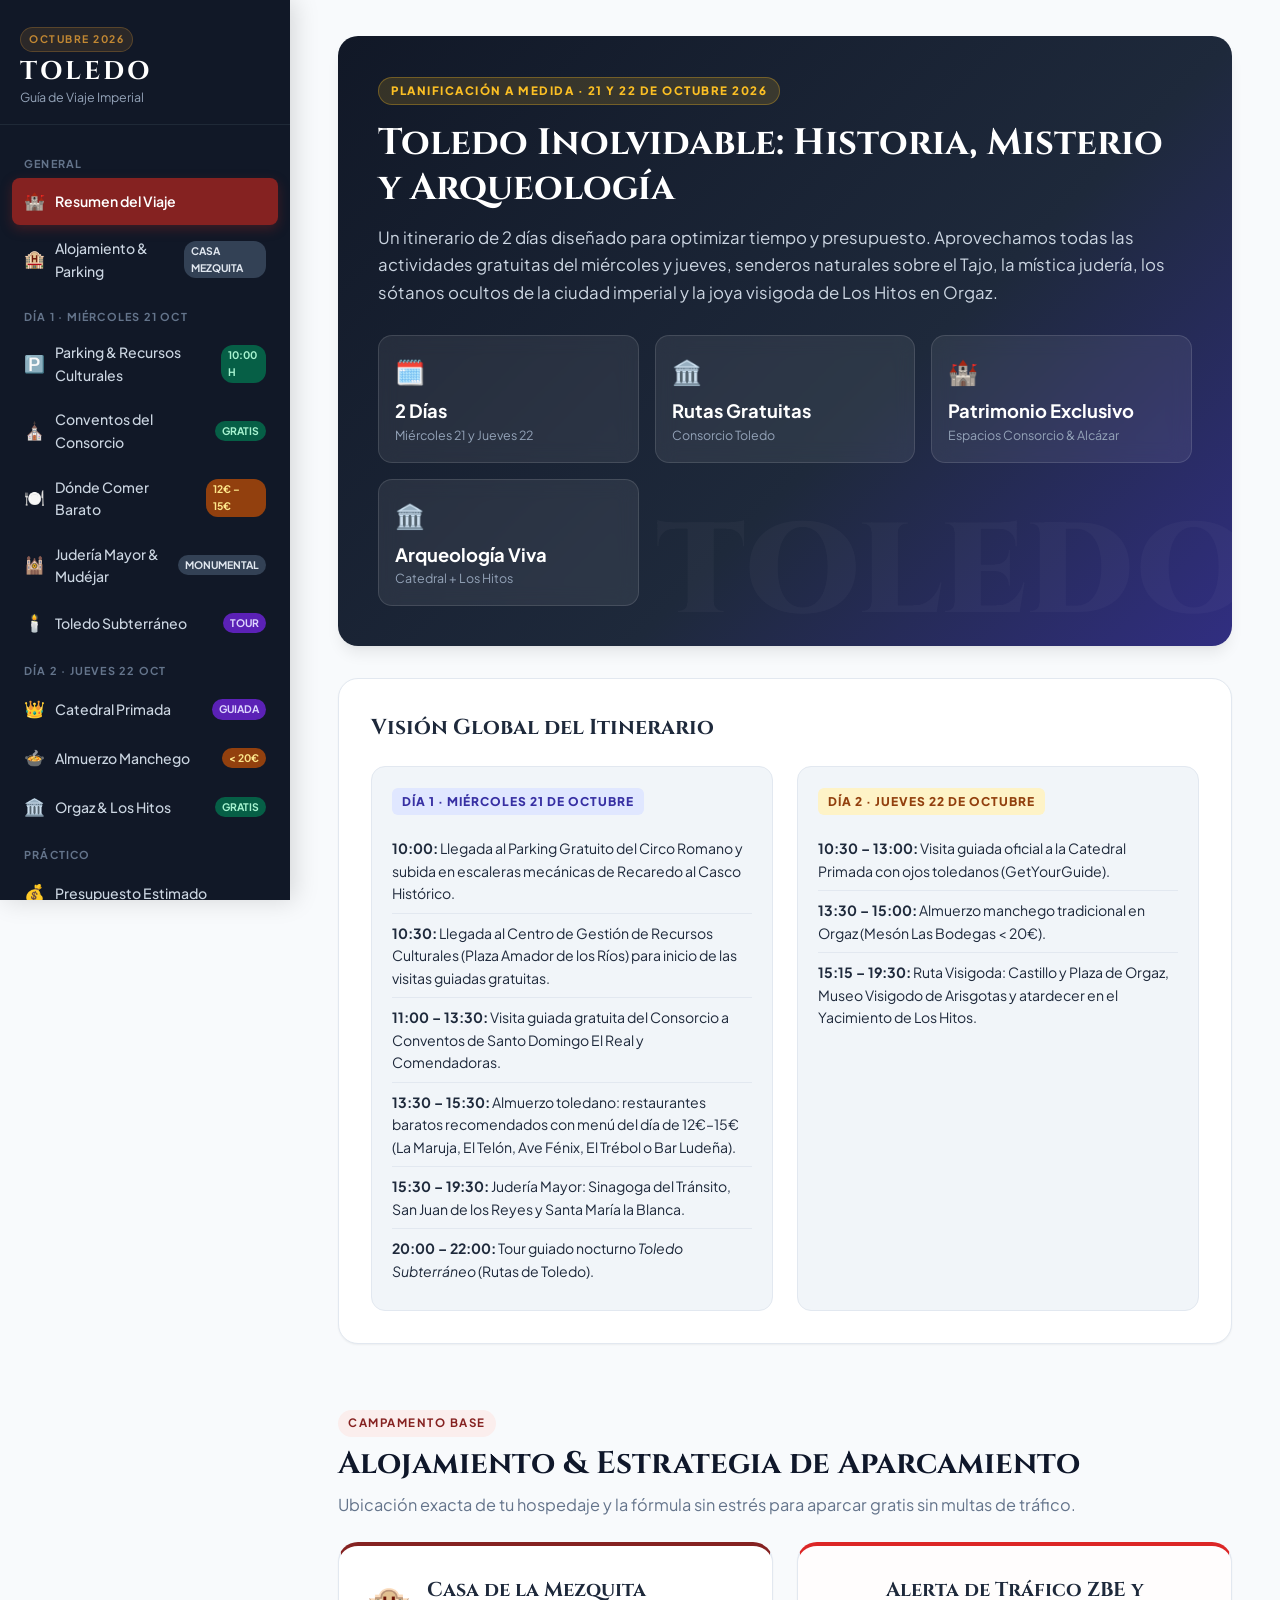
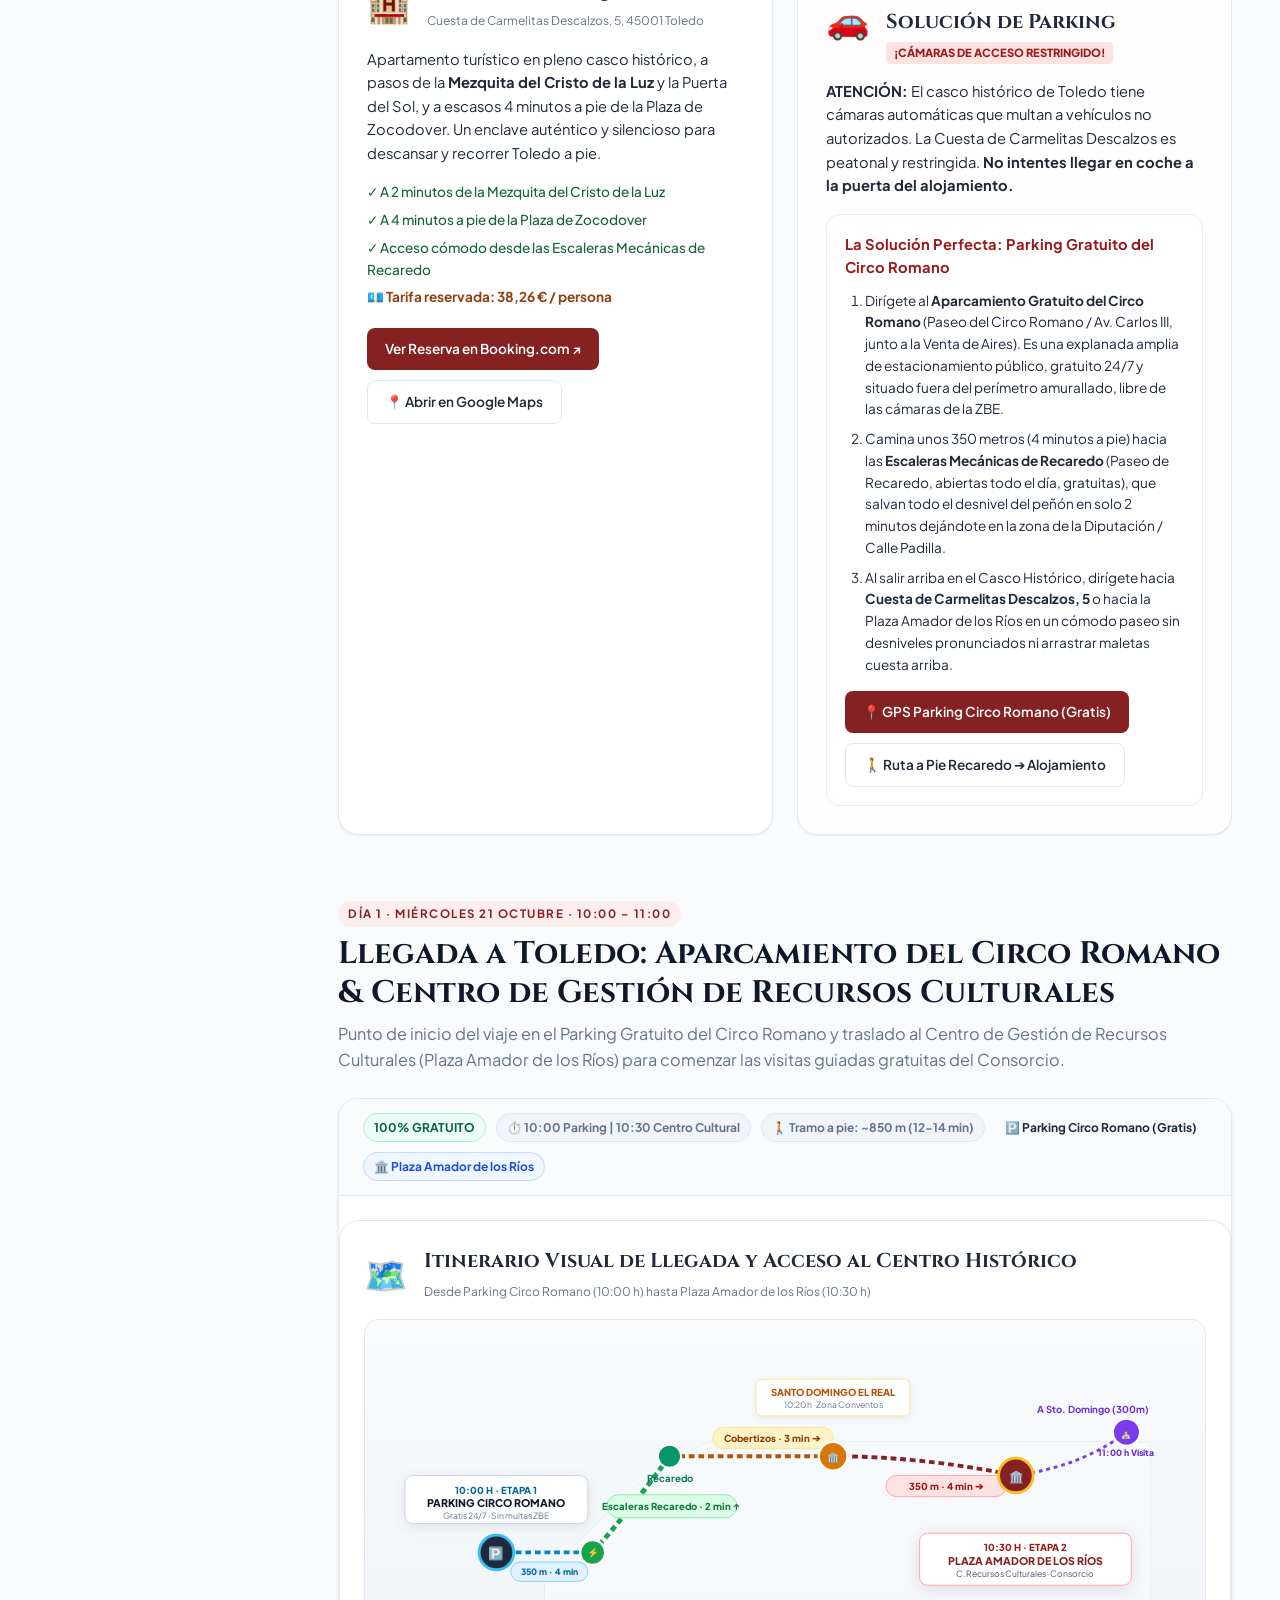
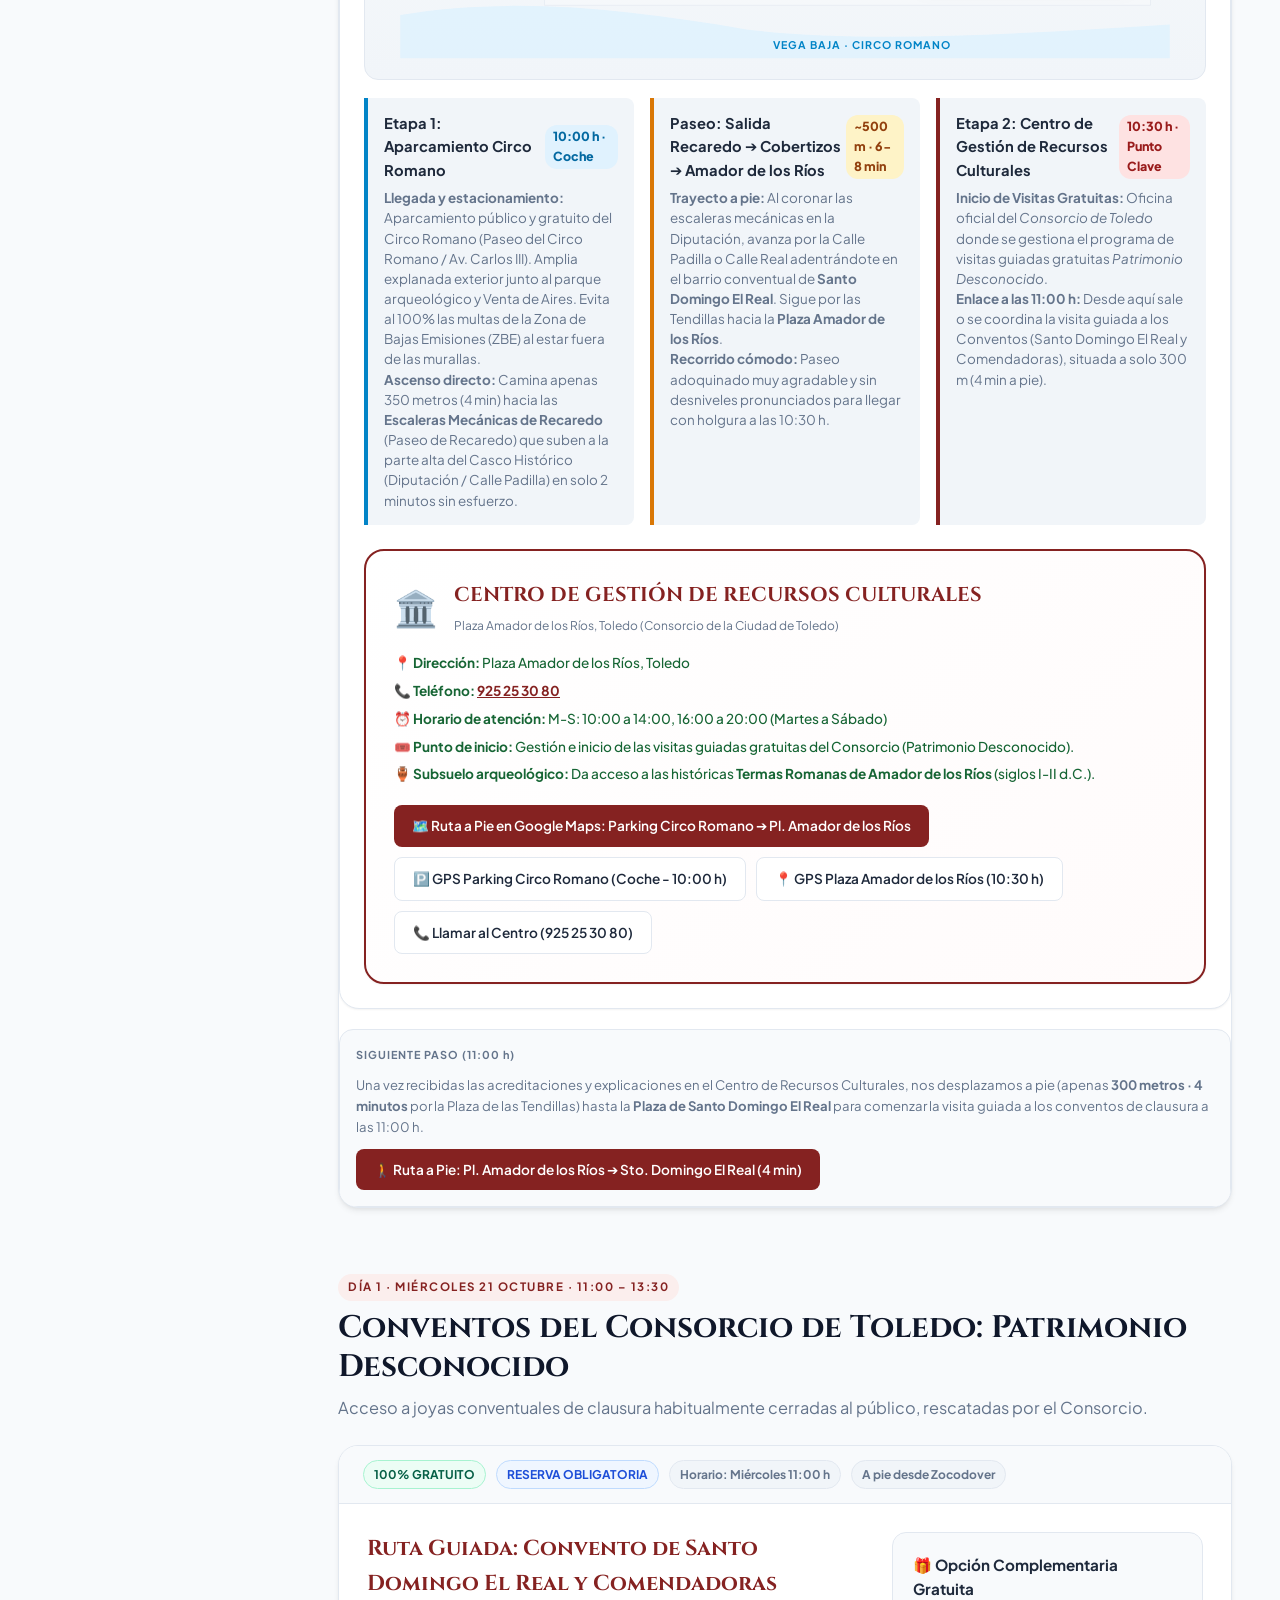
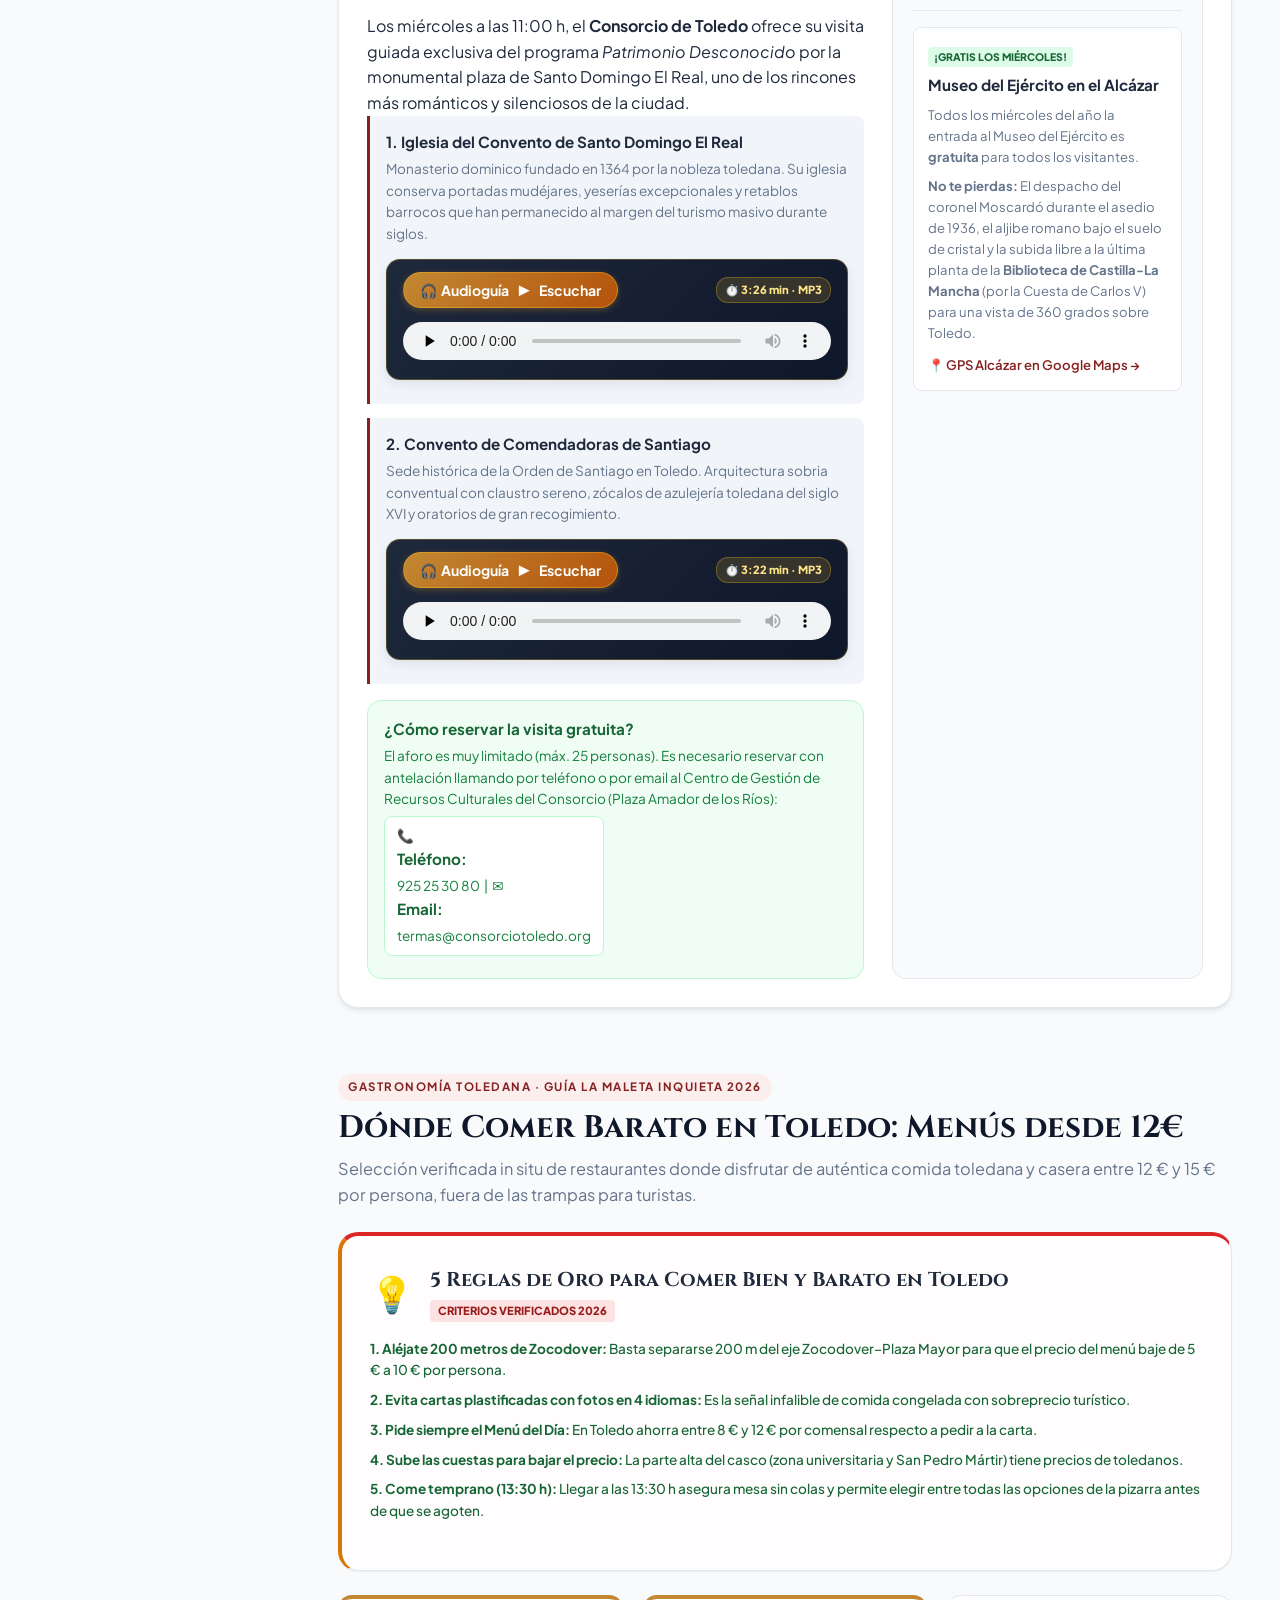
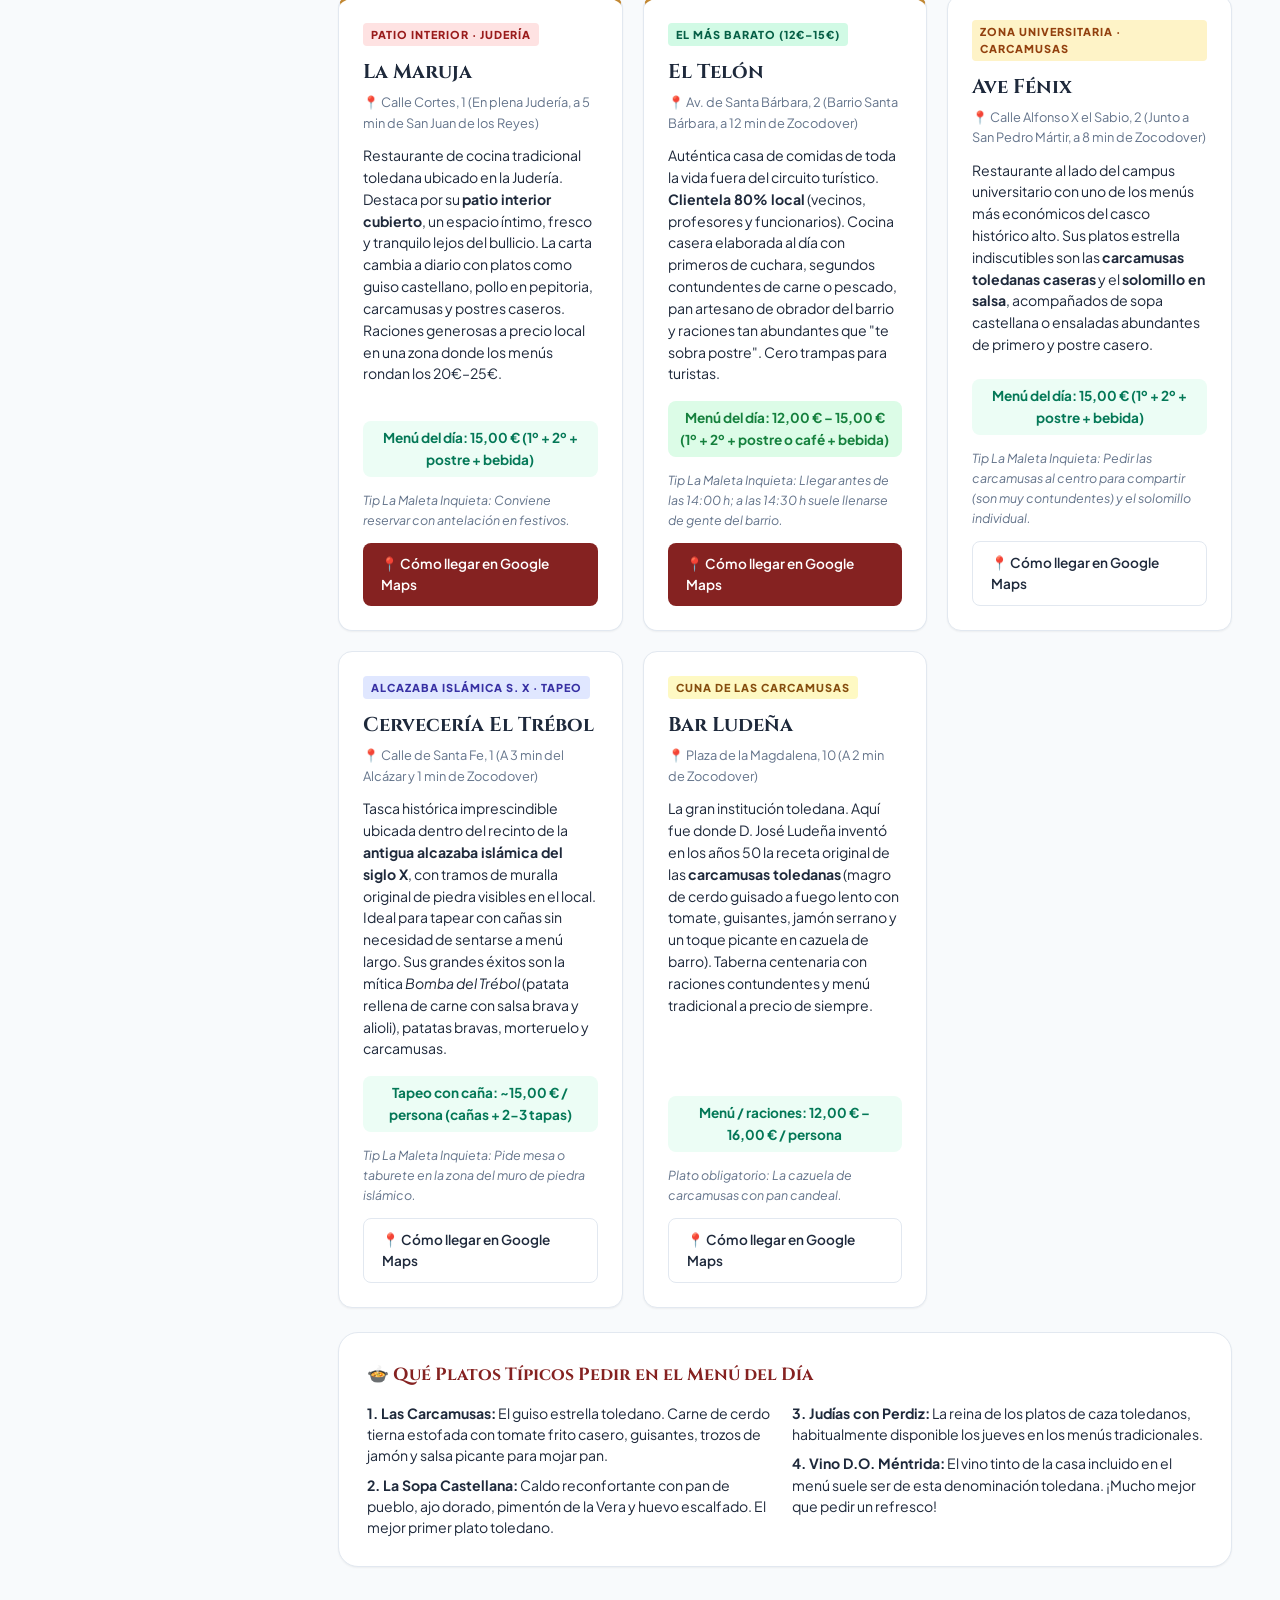
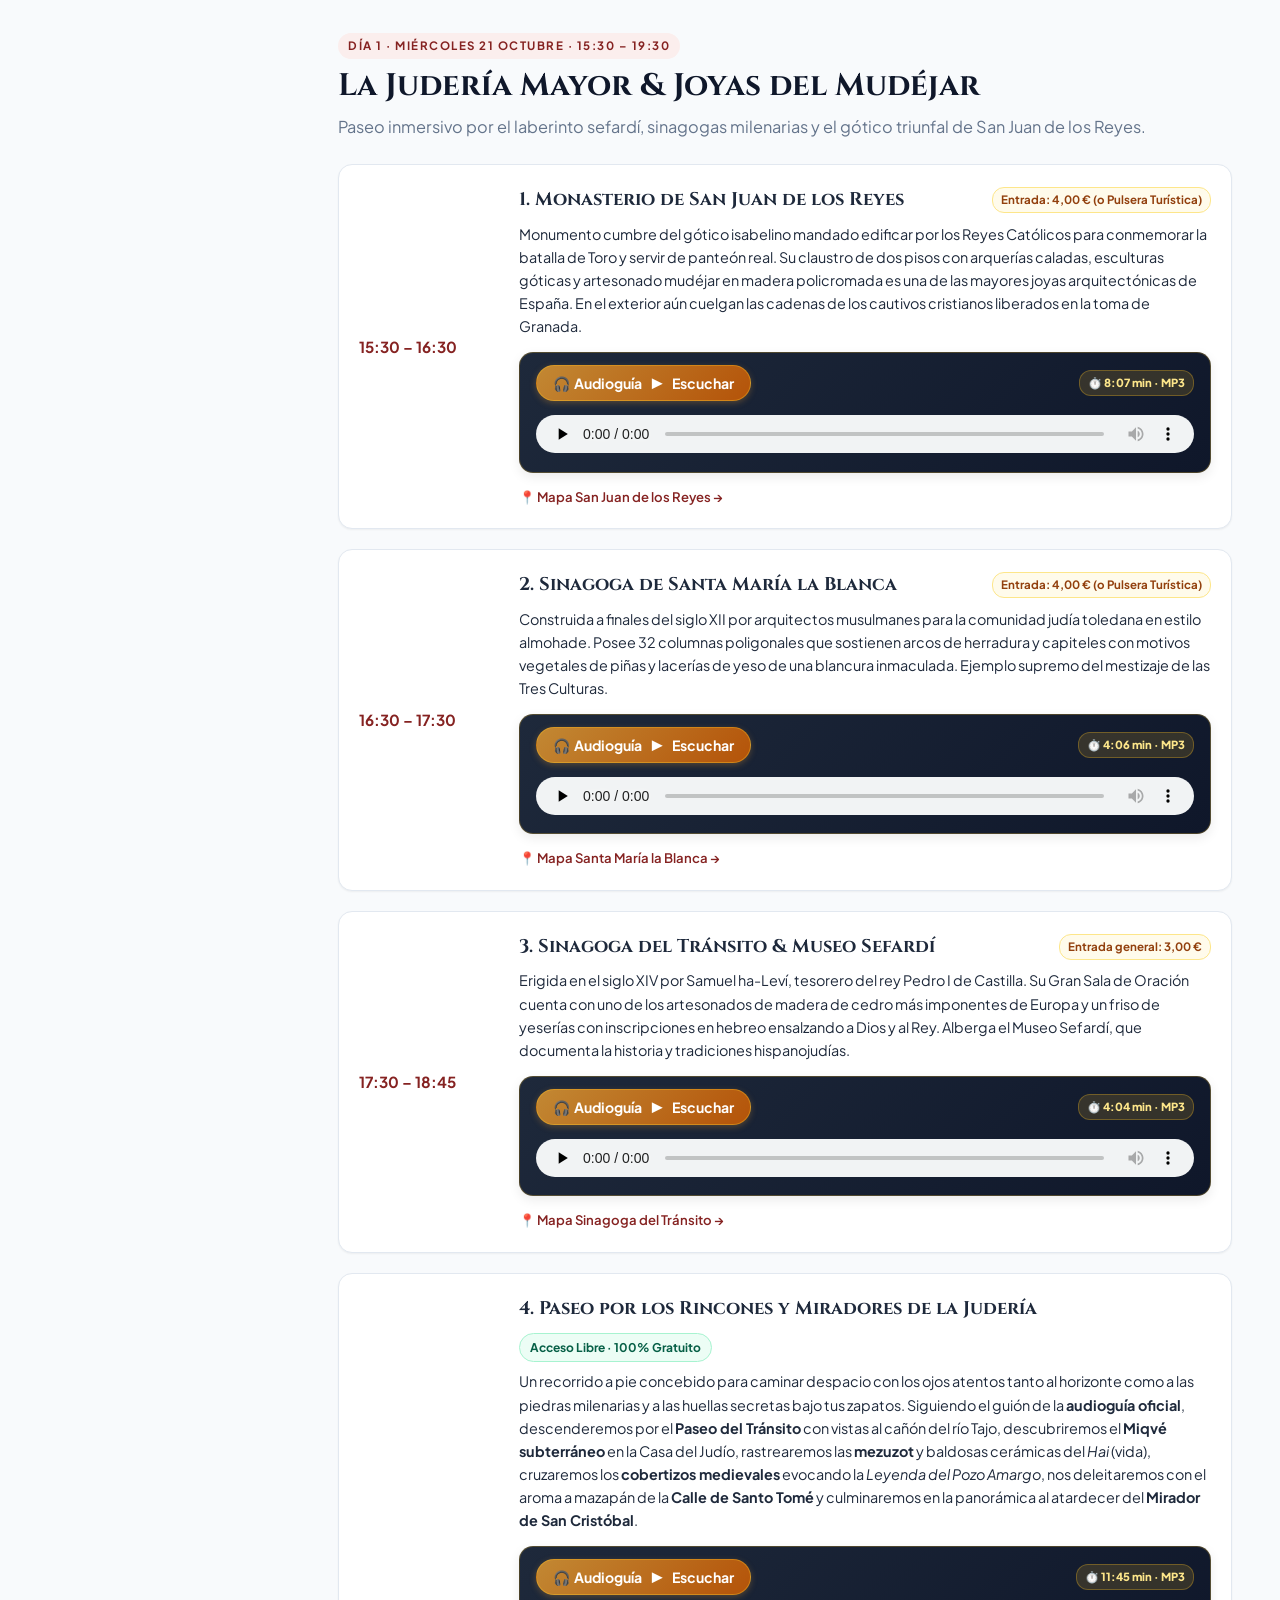
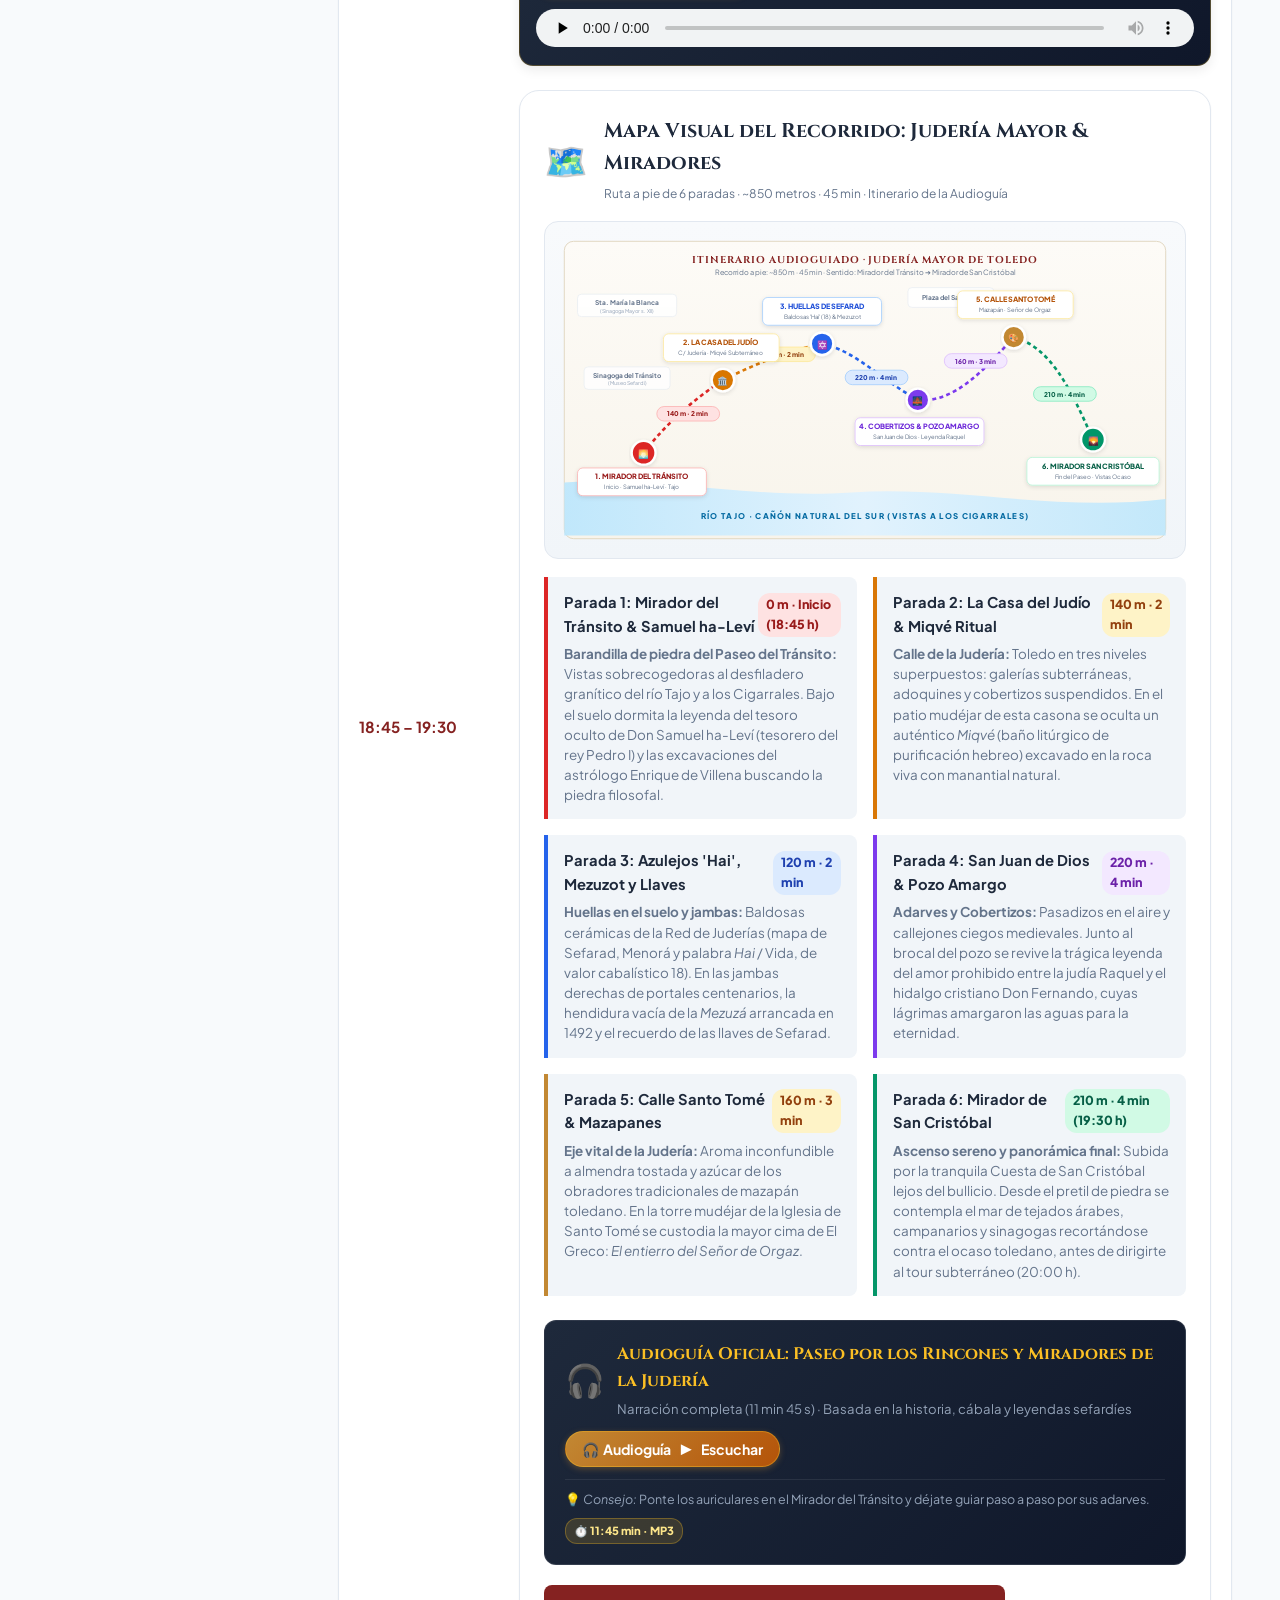
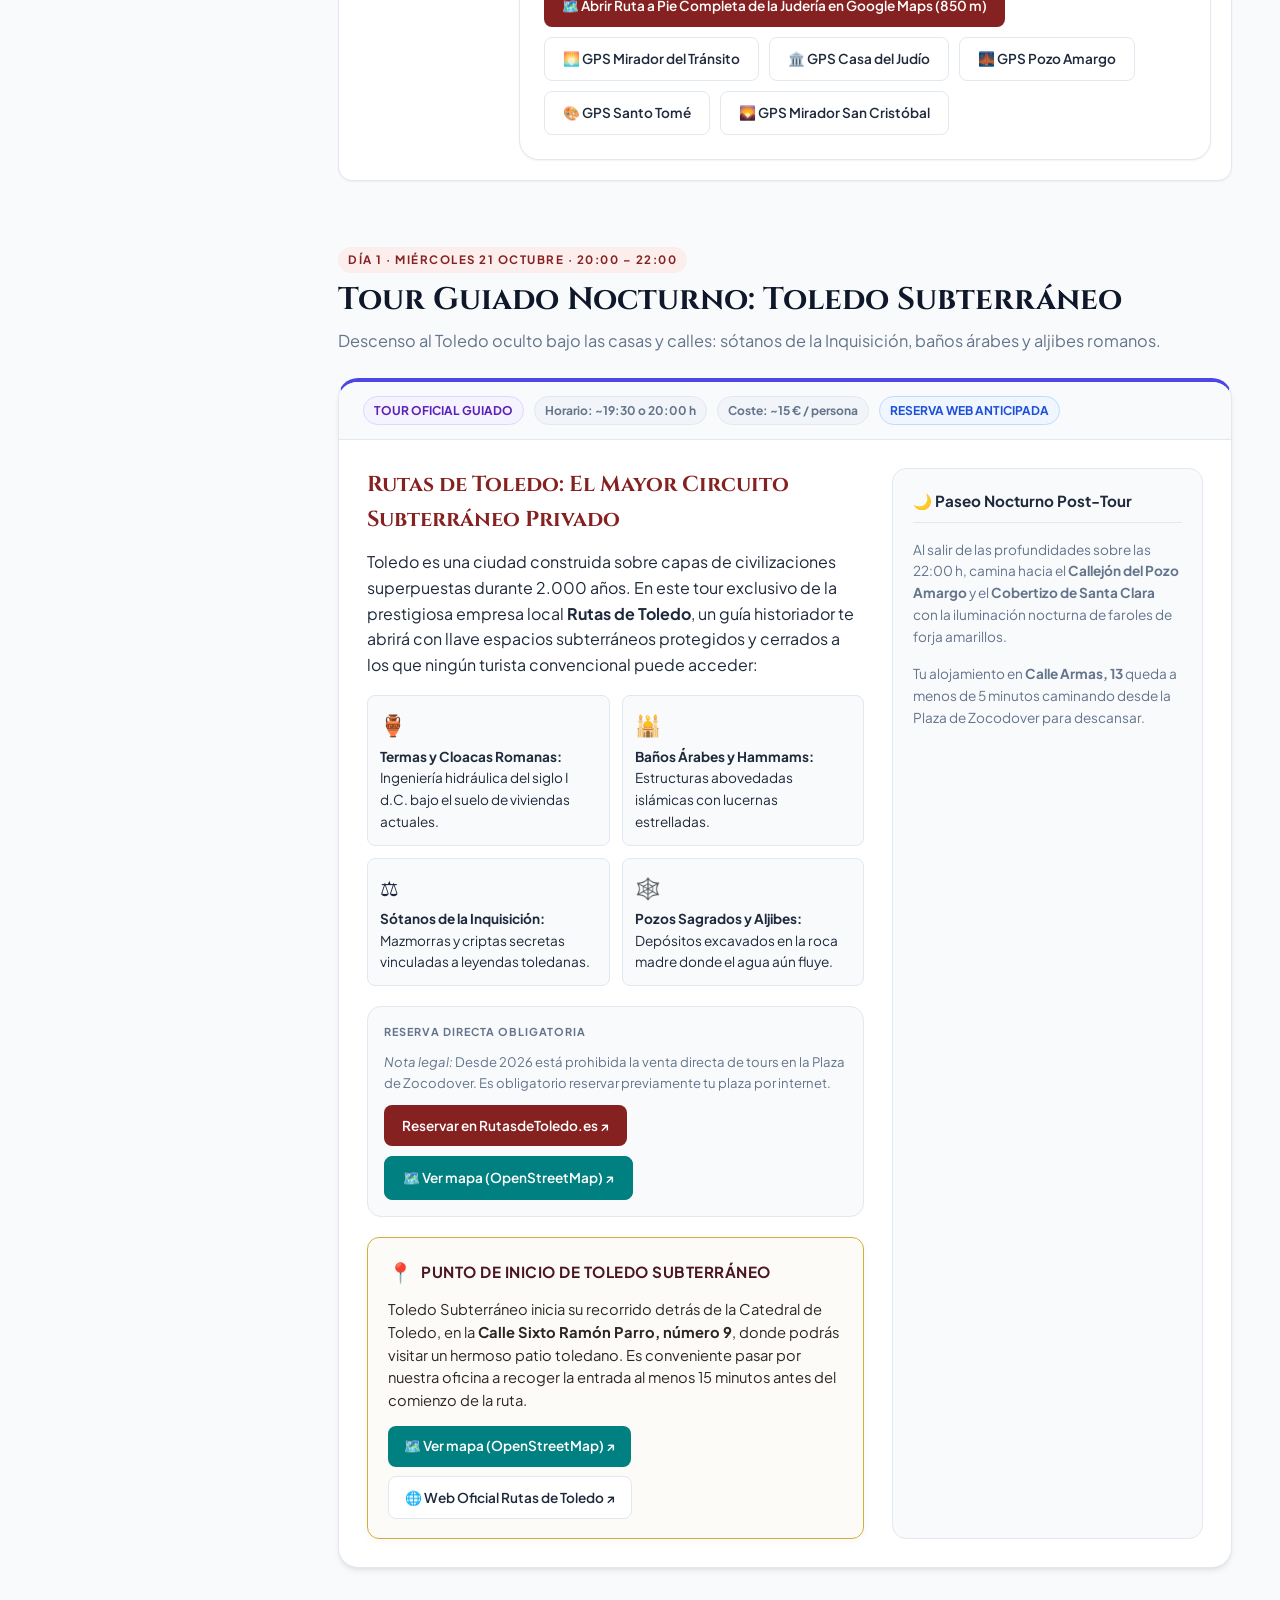
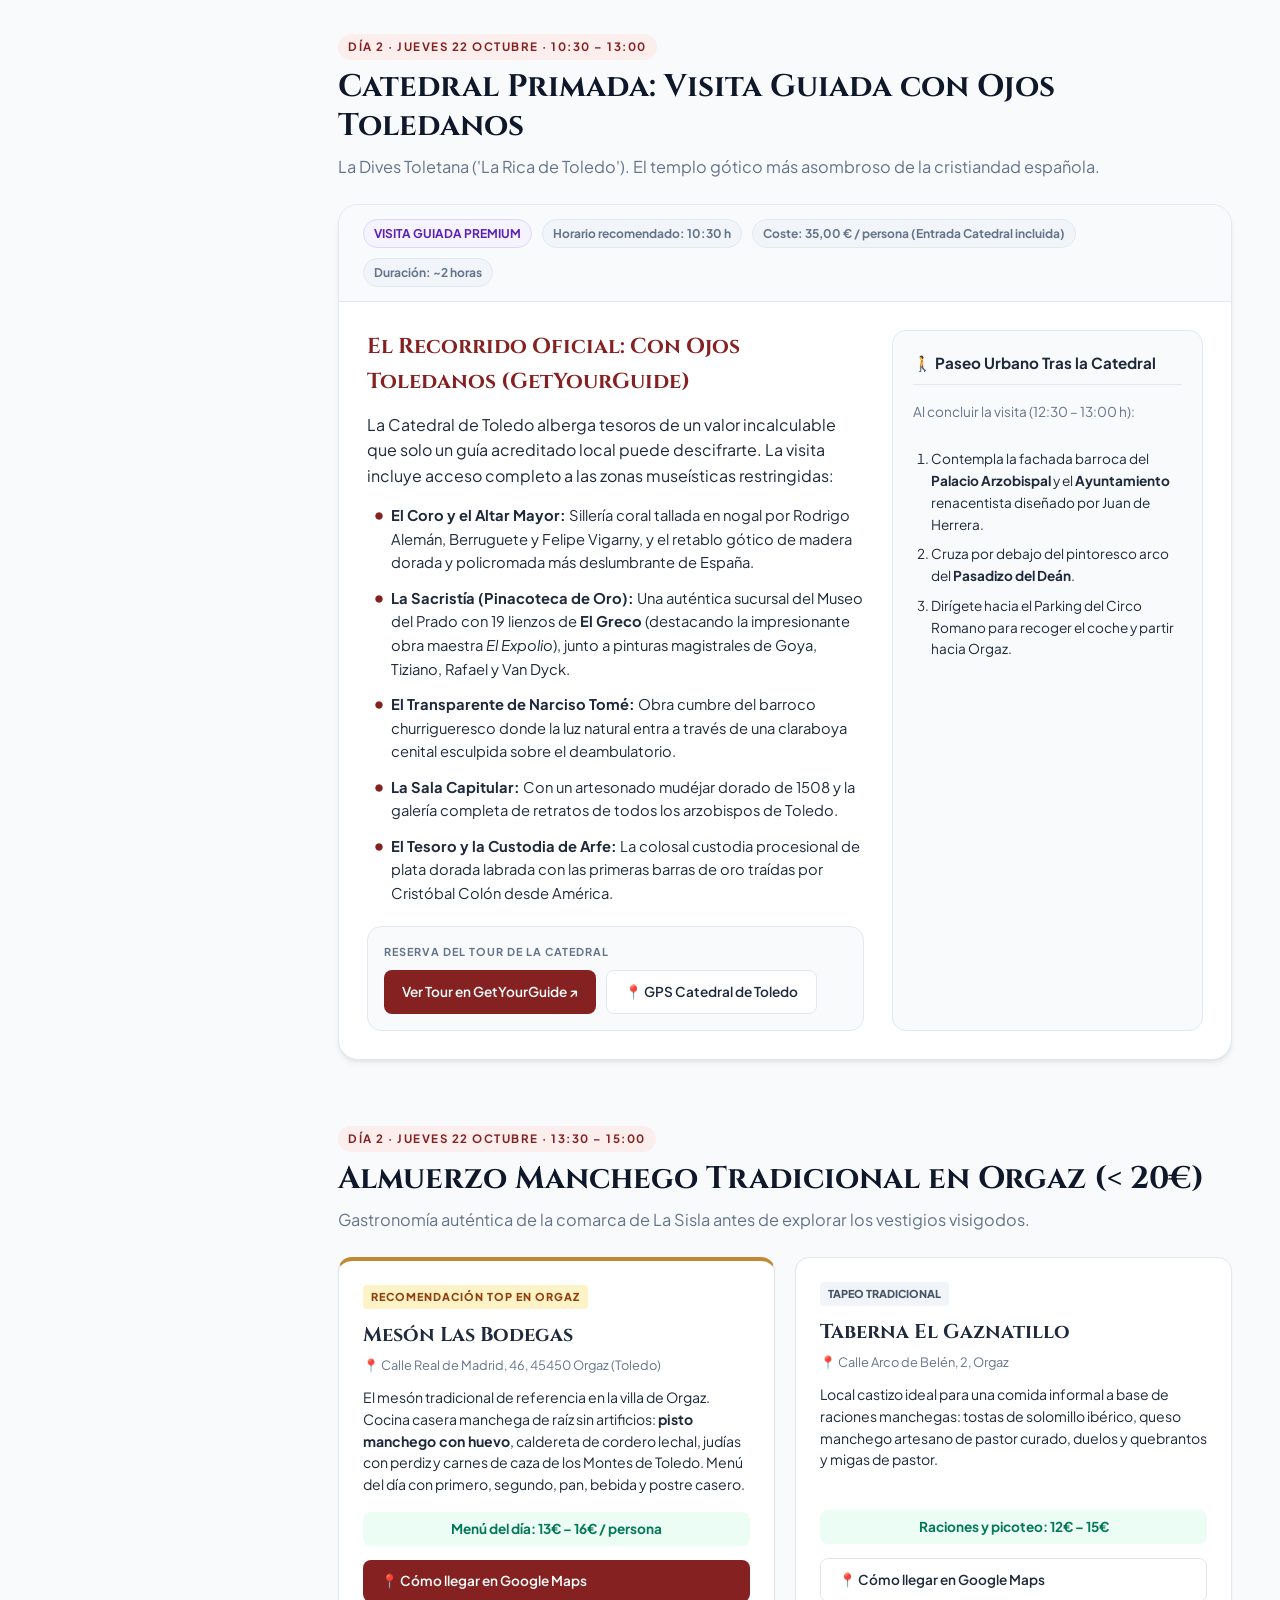
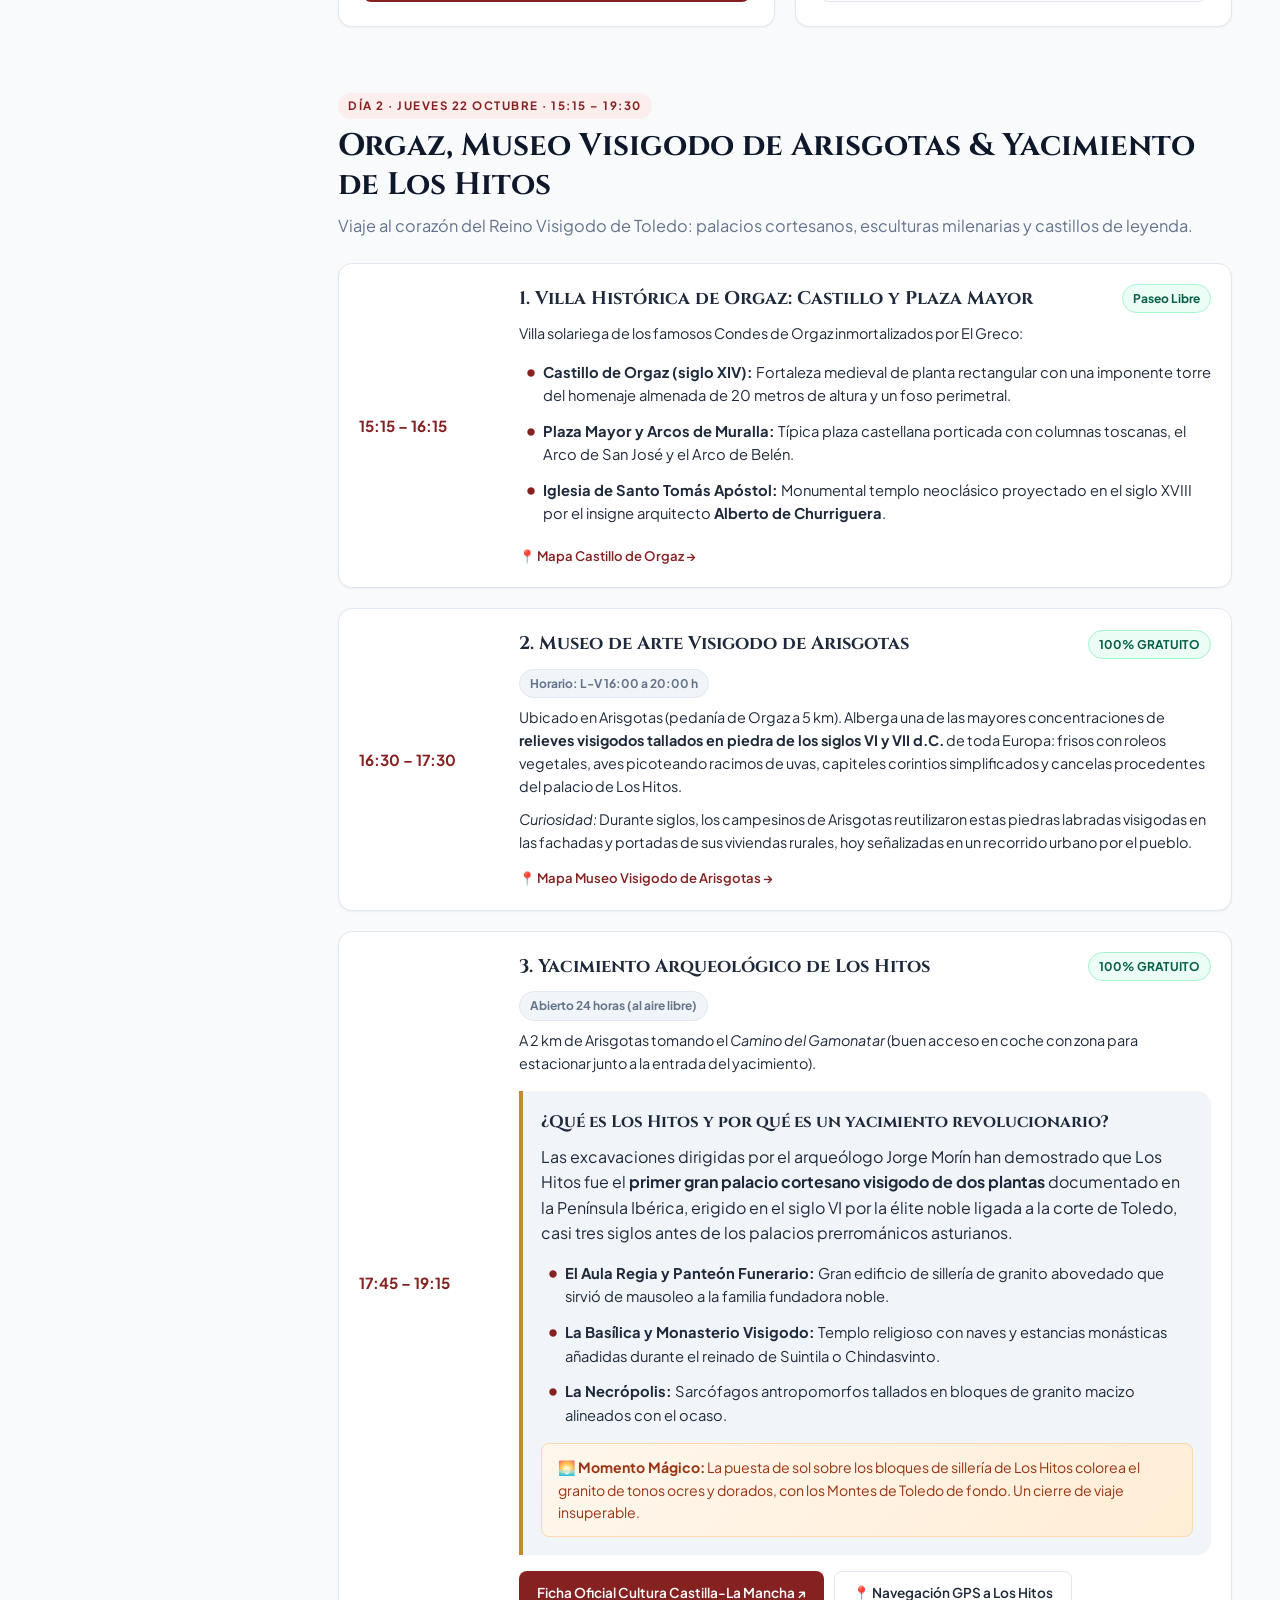
<file: html/visita-1/index.html>
<!DOCTYPE html>
<html lang="es">
<head>
  <meta charset="UTF-8">
  <meta name="viewport" content="width=device-width, initial-scale=1.0">
  <title>Guía Turística Toledo 2026 | Itinerario Experto 21 y 22 de Octubre</title>
  <meta name="description" content="Itinerario experto y detallado para visitar Toledo el 21 y 22 de octubre de 2026. Rutas a pie, senderismo, subterráneos, catedral, Orgaz y yacimiento de Los Hitos.">
  <link rel="preconnect" href="https://fonts.googleapis.com">
  <link rel="preconnect" href="https://fonts.gstatic.com" crossorigin>
  <link href="https://fonts.googleapis.com/css2?family=Cinzel:wght@500;700;800&family=Plus+Jakarta+Sans:wght@300;400;500;600;700&display=swap" rel="stylesheet">
  <link rel="stylesheet" href="styles.css">
</head>
<body>
  <!-- Overlay para móviles cuando el sidebar está abierto -->
  <div class="sidebar-overlay" id="sidebarOverlay"></div>

  <!-- Contenedor Principal de la App -->
  <div class="app-container">
    
    <!-- PANEL IZQUIERDO / SIDEBAR NAVEGACIÓN -->
    <aside class="sidebar" id="sidebar">
      <div class="sidebar-header">
        <div class="brand">
          <span class="brand-badge">OCTUBRE 2026</span>
          <h1 class="brand-title">TOLEDO</h1>
          <p class="brand-subtitle">Guía de Viaje Imperial</p>
        </div>
        <button class="sidebar-close-btn" id="closeSidebarBtn" aria-label="Cerrar Menú">✕</button>
      </div>

      <nav class="sidebar-nav">
        <div class="nav-group-title">GENERAL</div>
        <a href="#inicio" class="nav-item active" data-section="inicio">
          <span class="nav-icon">🏰</span>
          <span class="nav-text">Resumen del Viaje</span>
        </a>
        <a href="#alojamiento" class="nav-item" data-section="alojamiento">
          <span class="nav-icon">🏨</span>
          <span class="nav-text">Alojamiento & Parking</span>
          <span class="nav-tag">Casa Mezquita</span>
        </a>

        <div class="nav-group-title">DÍA 1 · MIÉRCOLES 21 OCT</div>
        <a href="#dia1-manana" class="nav-item" data-section="dia1-manana">
          <span class="nav-icon">🅿️</span>
          <span class="nav-text">Parking & Recursos Culturales</span>
          <span class="nav-tag-free">10:00 h</span>
        </a>
        <a href="#dia1-mediodia" class="nav-item" data-section="dia1-mediodia">
          <span class="nav-icon">⛪</span>
          <span class="nav-text">Conventos del Consorcio</span>
          <span class="nav-tag-free">Gratis</span>
        </a>
        <a href="#restaurantes" class="nav-item" data-section="restaurantes">
          <span class="nav-icon">🍽️</span>
          <span class="nav-text">Dónde Comer Barato</span>
          <span class="nav-tag-price">12€ – 15€</span>
        </a>
        <a href="#dia1-tarde" class="nav-item" data-section="dia1-tarde">
          <span class="nav-icon">🕍</span>
          <span class="nav-text">Judería Mayor & Mudéjar</span>
          <span class="nav-tag">Monumental</span>
        </a>
        <a href="#dia1-noche" class="nav-item" data-section="dia1-noche">
          <span class="nav-icon">🕯️</span>
          <span class="nav-text">Toledo Subterráneo</span>
          <span class="nav-tag-tour">Tour</span>
        </a>

        <div class="nav-group-title">DÍA 2 · JUEVES 22 OCT</div>
        <a href="#dia2-manana" class="nav-item" data-section="dia2-manana">
          <span class="nav-icon">👑</span>
          <span class="nav-text">Catedral Primada</span>
          <span class="nav-tag-tour">Guiada</span>
        </a>
        <a href="#dia2-almuerzo" class="nav-item" data-section="dia2-almuerzo">
          <span class="nav-icon">🍲</span>
          <span class="nav-text">Almuerzo Manchego</span>
          <span class="nav-tag-price">&lt; 20€</span>
        </a>
        <a href="#dia2-tarde" class="nav-item" data-section="dia2-tarde">
          <span class="nav-icon">🏛️</span>
          <span class="nav-text">Orgaz & Los Hitos</span>
          <span class="nav-tag-free">Gratis</span>
        </a>

        <div class="nav-group-title">PRÁCTICO</div>
        <a href="#presupuesto" class="nav-item" data-section="presupuesto">
          <span class="nav-icon">💰</span>
          <span class="nav-text">Presupuesto Estimado</span>
        </a>
        <a href="#mapas-gps" class="nav-item" data-section="mapas-gps">
          <span class="nav-icon">📍</span>
          <span class="nav-text">Directorio Google Maps</span>
        </a>
      </nav>

      <div class="sidebar-footer">
        <div class="sidebar-info-box">
          <span class="info-pill">💡 Tip Clave</span>
          <p>El casco histórico tiene cámaras ZBE. ¡Aparca en el Circo Romano y sube por las escaleras de Recaredo!</p>
        </div>
      </div>
    </aside>

    <!-- PANEL DERECHO / CONTENIDO PRINCIPAL -->
    <main class="main-content">
      
      <!-- Topbar móvil y tablet con botón toggle -->
      <header class="mobile-topbar">
        <button class="menu-toggle-btn" id="openSidebarBtn" aria-label="Abrir Menú">
          <span></span><span></span><span></span>
        </button>
        <div class="mobile-topbar-title">Toledo 2026 · Guía Experta</div>
        <button class="print-btn" onclick="window.print()" title="Imprimir o Guardar PDF">🖨️</button>
      </header>

      <!-- CONTENEDOR DE SECCIONES -->
      <div class="content-wrapper">

        <!-- HERO / INTRODUCCIÓN -->
        <section id="inicio" class="guide-section active-section">
          <div class="hero-banner">
            <div class="hero-badge">PLANIFICACIÓN A MEDIDA · 21 Y 22 DE OCTUBRE 2026</div>
            <h2 class="hero-title">Toledo Inolvidable: Historia, Misterio y Arqueología</h2>
            <p class="hero-lead">
              Un itinerario de 2 días diseñado para optimizar tiempo y presupuesto. Aprovechamos todas las actividades gratuitas del miércoles y jueves, senderos naturales sobre el Tajo, la mística judería, los sótanos ocultos de la ciudad imperial y la joya visigoda de Los Hitos en Orgaz.
            </p>

            <div class="quick-stats-grid">
              <div class="stat-card">
                <span class="stat-icon">🗓️</span>
                <div class="stat-value">2 Días</div>
                <div class="stat-label">Miércoles 21 y Jueves 22</div>
              </div>
              <div class="stat-card">
                <span class="stat-icon">🏛️</span>
                <div class="stat-value">Rutas Gratuitas</div>
                <div class="stat-label">Consorcio Toledo</div>
              </div>
              <div class="stat-card">
                <span class="stat-icon">🏰</span>
                <div class="stat-value">Patrimonio Exclusivo</div>
                <div class="stat-label">Espacios Consorcio & Alcázar</div>
              </div>
              <div class="stat-card">
                <span class="stat-icon">🏛️</span>
                <div class="stat-value">Arqueología Viva</div>
                <div class="stat-label">Catedral + Los Hitos</div>
              </div>
            </div>
          </div>

          <!-- Cronograma sintético -->
          <div class="section-card">
            <h3 class="card-heading">Visión Global del Itinerario</h3>
            <div class="timeline-summary">
              <div class="summary-day-block">
                <div class="day-badge day-1">DÍA 1 · MIÉRCOLES 21 DE OCTUBRE</div>
                <ul class="summary-list">
                  <li><strong>10:00:</strong> Llegada al Parking Gratuito del Circo Romano y subida en escaleras mecánicas de Recaredo al Casco Histórico.</li>
                  <li><strong>10:30:</strong> Llegada al Centro de Gestión de Recursos Culturales (Plaza Amador de los Ríos) para inicio de las visitas guiadas gratuitas.</li>
                  <li><strong>11:00 – 13:30:</strong> Visita guiada gratuita del Consorcio a Conventos de Santo Domingo El Real y Comendadoras.</li>
                  <li><strong>13:30 – 15:30:</strong> Almuerzo toledano: restaurantes baratos recomendados con menú del día de 12€–15€ (La Maruja, El Telón, Ave Fénix, El Trébol o Bar Ludeña).</li>
                  <li><strong>15:30 – 19:30:</strong> Judería Mayor: Sinagoga del Tránsito, San Juan de los Reyes y Santa María la Blanca.</li>
                  <li><strong>20:00 – 22:00:</strong> Tour guiado nocturno <em>Toledo Subterráneo</em> (Rutas de Toledo).</li>
                </ul>
              </div>

              <div class="summary-day-block">
                <div class="day-badge day-2">DÍA 2 · JUEVES 22 DE OCTUBRE</div>
                <ul class="summary-list">
                  <li><strong>10:30 – 13:00:</strong> Visita guiada oficial a la Catedral Primada con ojos toledanos (GetYourGuide).</li>
                  <li><strong>13:30 – 15:00:</strong> Almuerzo manchego tradicional en Orgaz (Mesón Las Bodegas &lt; 20€).</li>
                  <li><strong>15:15 – 19:30:</strong> Ruta Visigoda: Castillo y Plaza de Orgaz, Museo Visigodo de Arisgotas y atardecer en el Yacimiento de Los Hitos.</li>
                </ul>
              </div>
            </div>
          </div>
        </section>

        <!-- SECCIÓN ALOJAMIENTO Y PARKING -->
        <section id="alojamiento" class="guide-section">
          <div class="section-header-block">
            <span class="sub-badge">CAMPAMENTO BASE</span>
            <h2 class="section-title">Alojamiento & Estrategia de Aparcamiento</h2>
            <p class="section-desc">Ubicación exacta de tu hospedaje y la fórmula sin estrés para aparcar gratis sin multas de tráfico.</p>
          </div>

          <div class="grid-2-cols">
            <div class="info-box-card highlight-card">
              <div class="card-icon-header">
                <span class="card-big-icon">🏨</span>
                <div>
                  <h3 class="box-title">Casa de la Mezquita</h3>
                  <span class="location-pill">Cuesta de Carmelitas Descalzos, 5, 45001 Toledo</span>
                </div>
              </div>
              <p class="box-text">
                Apartamento turístico en pleno casco histórico, a pasos de la <strong>Mezquita del Cristo de la Luz</strong> y la Puerta del Sol, y a escasos 4 minutos a pie de la Plaza de Zocodover. Un enclave auténtico y silencioso para descansar y recorrer Toledo a pie.
              </p>
              
              <div class="amenity-list">
                <div class="amenity-item">✓ A 2 minutos de la Mezquita del Cristo de la Luz</div>
                <div class="amenity-item">✓ A 4 minutos a pie de la Plaza de Zocodover</div>
                <div class="amenity-item">✓ Acceso cómodo desde las Escaleras Mecánicas de Recaredo</div>
                <div class="amenity-item" style="color: #92400e; font-weight: 700;">💶 Tarifa reservada: 38,26 € / persona</div>
              </div>

              <div class="action-btn-group">
                <a href="https://www.booking.com/hotel/es/casa-de-la-mezquita.es.html?aid=311090&label=casa-rustica-el-majuelo-3zF0PSz2fmBAdGZPIOxoAgSM601118112950%3Apl%3Ata%3Ap1%3Ap2%3Aac%3Aap%3Aneg%3Afi%3Atiaud-2395231936738%3Akwd-2442430408073%3Alp9047048%3Ali%3Adem%3Adm%3Appccp%3DUmFuZG9tSVYkc2RlIyh9YcGt_tphEo8pawEozW2KQ80&sid=18ab63518e527510a0f367a27f9c0f08&all_sr_blocks=25955002_389199621_5_0_0%2C25955001_389199621_4_0_0&checkin=2026-10-21&checkout=2026-10-22&dest_id=8445&dest_type=district&dist=0&group_adults=9&group_children=0&hapos=15&highlighted_blocks=25955002_389199621_5_0_0%2C25955001_389199621_4_0_0&hpos=15&matching_block_id=25955002_389199621_5_0_0&no_rooms=1&req_adults=9&req_children=0&room1=A%2CA%2CA%2CA%2CA%2CA%2CA%2CA%2CA&sb_price_type=total&sr_order=popularity&sr_pri_blocks=25955002_389199621_5_0_0__17075%2C25955001_389199621_4_0_0__15786&srepoch=1789138573&srpvid=8a7b68a91c820ec5&type=total&ucfs=1&" target="_blank" class="btn-primary">Ver Reserva en Booking.com ↗</a>
                <a href="https://www.google.com/maps/search/?api=1&query=Cuesta+de+Carmelitas+Descalzos+5+Toledo" target="_blank" class="btn-secondary">📍 Abrir en Google Maps</a>
              </div>
            </div>

            <div class="info-box-card warning-accent">
              <div class="card-icon-header">
                <span class="card-big-icon">🚗</span>
                <div>
                  <h3 class="box-title">Alerta de Tráfico ZBE y Solución de Parking</h3>
                  <span class="warning-pill">¡CÁMARAS DE ACCESO RESTRINGIDO!</span>
                </div>
              </div>
              <p class="box-text">
                <strong>ATENCIÓN:</strong> El casco histórico de Toledo tiene cámaras automáticas que multan a vehículos no autorizados. La Cuesta de Carmelitas Descalzos es peatonal y restringida. <strong>No intentes llegar en coche a la puerta del alojamiento.</strong>
              </p>

              <div class="parking-solution">
                <h4 class="solution-heading">La Solución Perfecta: Parking Gratuito del Circo Romano</h4>
                <ol class="step-list">
                  <li>Dirígete al <strong>Aparcamiento Gratuito del Circo Romano</strong> (Paseo del Circo Romano / Av. Carlos III, junto a la Venta de Aires). Es una explanada amplia de estacionamiento público, gratuito 24/7 y situado fuera del perímetro amurallado, libre de las cámaras de la ZBE.</li>
                  <li>Camina unos 350 metros (4 minutos a pie) hacia las <strong>Escaleras Mecánicas de Recaredo</strong> (Paseo de Recaredo, abiertas todo el día, gratuitas), que salvan todo el desnivel del peñón en solo 2 minutos dejándote en la zona de la Diputación / Calle Padilla.</li>
                  <li>Al salir arriba en el Casco Histórico, dirígete hacia <strong>Cuesta de Carmelitas Descalzos, 5</strong> o hacia la Plaza Amador de los Ríos en un cómodo paseo sin desniveles pronunciados ni arrastrar maletas cuesta arriba.</li>
                </ol>
                <div class="action-btn-group">
                  <a href="https://www.google.com/maps/search/?api=1&query=Parking+Circo+Romano+Toledo" target="_blank" class="btn-primary">📍 GPS Parking Circo Romano (Gratis)</a>
                  <a href="https://www.google.com/maps/dir/?api=1&origin=Paseo+de+Recaredo+Toledo&destination=Cuesta+de+Carmelitas+Descalzos+5+Toledo&travelmode=walking" target="_blank" class="btn-secondary">🚶 Ruta a Pie Recaredo ➔ Alojamiento</a>
                </div>
              </div>
            </div>
          </div>
        </section>

        <!-- SECCIÓN DÍA 1: MAÑANA -->
        <section id="dia1-manana" class="guide-section">
          <div class="section-header-block">
            <span class="sub-badge">DÍA 1 · MIÉRCOLES 21 OCTUBRE · 10:00 – 11:00</span>
            <h2 class="section-title">Llegada a Toledo: Aparcamiento del Circo Romano & Centro de Gestión de Recursos Culturales</h2>
            <p class="section-desc">Punto de inicio del viaje en el Parking Gratuito del Circo Romano y traslado al Centro de Gestión de Recursos Culturales (Plaza Amador de los Ríos) para comenzar las visitas guiadas gratuitas del Consorcio.</p>
          </div>

          <div class="content-card">
            <div class="card-meta-bar">
              <span class="meta-pill free">100% GRATUITO</span>
              <span class="meta-pill time">⏱️ 10:00 Parking | 10:30 Centro Cultural</span>
              <span class="meta-pill distance">🚶 Tramo a pie: ~850 m (12-14 min)</span>
              <span class="meta-pill car">🅿️ Parking Circo Romano (Gratis)</span>
              <span class="meta-pill reserve">🏛️ Plaza Amador de los Ríos</span>
            </div>

            <!-- MAPA TOPOLÓGICO VISUAL INTERACTIVO -->
            <div class="trail-topo-card">
              <div class="card-icon-header">
                <span class="card-big-icon">🗺️</span>
                <div>
                  <h3 class="box-title">Itinerario Visual de Llegada y Acceso al Centro Histórico</h3>
                  <span class="location-pill">Desde Parking Circo Romano (10:00 h) hasta Plaza Amador de los Ríos (10:30 h)</span>
                </div>
              </div>

              <!-- Gráfico SVG vectorial representativo -->
              <div class="trail-svg-wrapper">
                <svg class="trail-topo-svg" viewBox="0 0 840 340" xmlns="http://www.w3.org/2000/svg">
                  <!-- Fondo Río Tajo / Vega Baja -->
                  <path d="M 20,290 C 140,270 260,285 380,305 C 500,320 660,310 820,300 L 820,335 L 20,335 Z" fill="#e0f2fe" opacity="0.85"/>
                  <text x="500" y="325" fill="#0284c7" font-family="'Plus Jakarta Sans', sans-serif" font-size="11" font-weight="700" text-anchor="middle" letter-spacing="1">VEGA BAJA · CIRCO ROMANO</text>

                  <!-- Desnivel / Peñón Histórico y Muralla de Recaredo -->
                  <path d="M 170,250 C 230,190 270,140 340,110 L 800,110 L 800,280 L 170,280 Z" fill="#f8fafc" stroke="#e2e8f0" stroke-width="1" opacity="0.6"/>

                  <!-- Trazado de ruta (Líneas discontinuas) -->
                  <!-- Tramo 1: Parking Circo Romano -> Escaleras Mecánicas Recaredo -->
                  <path d="M 120,225 L 220,225" stroke="#0284c7" stroke-width="4" stroke-dasharray="6,4" fill="none"/>
                  <rect x="135" y="235" width="80" height="20" rx="10" fill="#e0f2fe" stroke="#7dd3fc"/>
                  <text x="175" y="248" fill="#0369a1" font-family="'Plus Jakarta Sans', sans-serif" font-size="9" font-weight="800" text-anchor="middle">350 m · 4 min</text>

                  <!-- Tramo 2: Subida Escaleras Mecánicas Recaredo -->
                  <path d="M 220,225 Q 260,180 300,125" stroke="#16a34a" stroke-width="5" stroke-dasharray="6,4" fill="none"/>
                  <rect x="235" y="165" width="135" height="24" rx="12" fill="#dcfce7" stroke="#86efac"/>
                  <text x="302" y="181" fill="#15803d" font-family="'Plus Jakarta Sans', sans-serif" font-size="10" font-weight="800" text-anchor="middle">Escaleras Recaredo · 2 min ↑</text>

                  <!-- Tramo 3: Salida Recaredo (Diputación / C. Padilla) -> Plaza Santo Domingo El Real -->
                  <path d="M 300,125 L 470,125" stroke="#b45309" stroke-width="4" stroke-dasharray="6,4" fill="none"/>
                  <rect x="345" y="95" width="125" height="22" rx="11" fill="#fef3c7" stroke="#fde68a"/>
                  <text x="407" y="110" fill="#92400e" font-family="'Plus Jakarta Sans', sans-serif" font-size="10" font-weight="800" text-anchor="middle">Cobertizos · 3 min ➔</text>

                  <!-- Tramo 4: Tendillas -> Plaza Amador de los Ríos -->
                  <path d="M 470,125 Q 560,125 660,145" stroke="#852221" stroke-width="4" stroke-dasharray="6,4" fill="none"/>
                  <rect x="525" y="145" width="125" height="22" rx="11" fill="#fee2e2" stroke="#fca5a5"/>
                  <text x="587" y="160" fill="#991b1b" font-family="'Plus Jakarta Sans', sans-serif" font-size="10" font-weight="800" text-anchor="middle">350 m · 4 min ➔</text>

                  <!-- Tramo 5 (Enlace visitas guiadas 11:00 h): Amador de los Ríos -> Santo Domingo -->
                  <path d="M 660,145 Q 730,135 775,100" stroke="#7c3aed" stroke-width="3" stroke-dasharray="4,4" fill="none"/>
                  <text x="740" y="80" fill="#6d28d9" font-family="'Plus Jakarta Sans', sans-serif" font-size="10" font-weight="700" text-anchor="middle">A Sto. Domingo (300m)</text>

                  <!-- NODO 1: Parking Circo Romano (10:00 h) -->
                  <circle cx="120" cy="225" r="18" fill="#1e293b" stroke="#38bdf8" stroke-width="3"/>
                  <text x="120" y="231" fill="#ffffff" font-family="'Plus Jakarta Sans', sans-serif" font-size="13" font-weight="800" text-anchor="middle">🅿️</text>
                  <rect x="25" y="145" width="190" height="50" rx="8" fill="#ffffff" stroke="#cbd5e1" filter="drop-shadow(0 3px 6px rgba(0,0,0,0.08))"/>
                  <text x="120" y="164" fill="#0369a1" font-family="'Plus Jakarta Sans', sans-serif" font-size="10" font-weight="800" text-anchor="middle">10:00 H · ETAPA 1</text>
                  <text x="120" y="178" fill="#0f172a" font-family="'Plus Jakarta Sans', sans-serif" font-size="11" font-weight="800" text-anchor="middle">PARKING CIRCO ROMANO</text>
                  <text x="120" y="190" fill="#64748b" font-family="'Plus Jakarta Sans', sans-serif" font-size="9" text-anchor="middle">Gratis 24/7 · Sin multas ZBE</text>

                  <!-- NODO 2: Escaleras Mecánicas Recaredo -->
                  <circle cx="220" cy="225" r="13" fill="#16a34a" stroke="#ffffff" stroke-width="2.5"/>
                  <text x="220" y="229" fill="#ffffff" font-family="'Plus Jakarta Sans', sans-serif" font-size="10" font-weight="800" text-anchor="middle">⚡</text>

                  <!-- NODO 3: Salida Recaredo / Diputación -->
                  <circle cx="300" cy="125" r="12" fill="#059669" stroke="#ffffff" stroke-width="2"/>
                  <text x="300" y="152" fill="#047857" font-family="'Plus Jakarta Sans', sans-serif" font-size="10" font-weight="700" text-anchor="middle">Recaredo</text>

                  <!-- NODO 4: Plaza Santo Domingo / Cobertizos -->
                  <circle cx="470" cy="125" r="15" fill="#d97706" stroke="#ffffff" stroke-width="2.5"/>
                  <text x="470" y="130" fill="#ffffff" font-family="'Plus Jakarta Sans', sans-serif" font-size="10" font-weight="800" text-anchor="middle">🏛️</text>
                  <rect x="390" y="45" width="160" height="38" rx="6" fill="#ffffff" stroke="#fde68a" filter="drop-shadow(0 2px 4px rgba(0,0,0,0.06))"/>
                  <text x="470" y="62" fill="#b45309" font-family="'Plus Jakarta Sans', sans-serif" font-size="10" font-weight="800" text-anchor="middle">SANTO DOMINGO EL REAL</text>
                  <text x="470" y="75" fill="#64748b" font-family="'Plus Jakarta Sans', sans-serif" font-size="9" text-anchor="middle">10:20 h · Zona Conventos</text>

                  <!-- NODO 5: Centro de Recursos Culturales (10:30 h) -->
                  <circle cx="660" cy="145" r="18" fill="#852221" stroke="#fbbf24" stroke-width="3"/>
                  <text x="660" y="151" fill="#ffffff" font-family="'Plus Jakarta Sans', sans-serif" font-size="12" font-weight="800" text-anchor="middle">🏛️</text>
                  <rect x="560" y="205" width="220" height="54" rx="8" fill="#ffffff" stroke="#fca5a5" filter="drop-shadow(0 4px 8px rgba(0,0,0,0.1))"/>
                  <text x="670" y="223" fill="#991b1b" font-family="'Plus Jakarta Sans', sans-serif" font-size="10" font-weight="800" text-anchor="middle">10:30 H · ETAPA 2</text>
                  <text x="670" y="238" fill="#852221" font-family="'Plus Jakarta Sans', sans-serif" font-size="11" font-weight="800" text-anchor="middle">PLAZA AMADOR DE LOS RÍOS</text>
                  <text x="670" y="251" fill="#475569" font-family="'Plus Jakarta Sans', sans-serif" font-size="9" text-anchor="middle">C. Recursos Culturales · Consorcio</text>

                  <!-- NODO 6: Visitas Conventos (11:00 h) -->
                  <circle cx="775" cy="100" r="14" fill="#7c3aed" stroke="#ffffff" stroke-width="2"/>
                  <text x="775" y="105" fill="#ffffff" font-family="'Plus Jakarta Sans', sans-serif" font-size="10" font-weight="800" text-anchor="middle">⛪</text>
                  <text x="775" y="125" fill="#6d28d9" font-family="'Plus Jakarta Sans', sans-serif" font-size="9" font-weight="800" text-anchor="middle">11:00 h Visita</text>
                </svg>
              </div>

              <!-- DESGLOSE DE ETAPAS -->
              <div class="trail-legs-grid">
                
                <div class="trail-leg-item" style="border-left-color: #0284c7;">
                  <div class="trail-leg-header">
                    <span class="trail-leg-title">Etapa 1: Aparcamiento Circo Romano</span>
                    <span class="trail-leg-dist" style="background:#e0f2fe; color:#0369a1;">10:00 h · Coche</span>
                  </div>
                  <p class="trail-leg-desc">
                    <strong>Llegada y estacionamiento:</strong> Aparcamiento público y gratuito del Circo Romano (Paseo del Circo Romano / Av. Carlos III). Amplia explanada exterior junto al parque arqueológico y Venta de Aires. Evita al 100% las multas de la Zona de Bajas Emisiones (ZBE) al estar fuera de las murallas.
                  </p>
                  <p class="trail-leg-desc">
                    <strong>Ascenso directo:</strong> Camina apenas 350 metros (4 min) hacia las <strong>Escaleras Mecánicas de Recaredo</strong> (Paseo de Recaredo) que suben a la parte alta del Casco Histórico (Diputación / Calle Padilla) en solo 2 minutos sin esfuerzo.
                  </p>
                </div>

                <div class="trail-leg-item" style="border-left-color: #d97706;">
                  <div class="trail-leg-header">
                    <span class="trail-leg-title">Paseo: Salida Recaredo ➔ Cobertizos ➔ Amador de los Ríos</span>
                    <span class="trail-leg-dist" style="background:#fef3c7; color:#92400e;">~500 m · 6-8 min</span>
                  </div>
                  <p class="trail-leg-desc">
                    <strong>Trayecto a pie:</strong> Al coronar las escaleras mecánicas en la Diputación, avanza por la Calle Padilla o Calle Real adentrándote en el barrio conventual de <strong>Santo Domingo El Real</strong>. Sigue por las Tendillas hacia la <strong>Plaza Amador de los Ríos</strong>.
                  </p>
                  <p class="trail-leg-desc">
                    <strong>Recorrido cómodo:</strong> Paseo adoquinado muy agradable y sin desniveles pronunciados para llegar con holgura a las 10:30 h.
                  </p>
                </div>

                <div class="trail-leg-item" style="border-left-color: #852221;">
                  <div class="trail-leg-header">
                    <span class="trail-leg-title">Etapa 2: Centro de Gestión de Recursos Culturales</span>
                    <span class="trail-leg-dist" style="background:#fee2e2; color:#991b1b;">10:30 h · Punto Clave</span>
                  </div>
                  <p class="trail-leg-desc">
                    <strong>Inicio de Visitas Gratuitas:</strong> Oficina oficial del <em>Consorcio de Toledo</em> donde se gestiona el programa de visitas guiadas gratuitas <em>Patrimonio Desconocido</em>.
                  </p>
                  <p class="trail-leg-desc">
                    <strong>Enlace a las 11:00 h:</strong> Desde aquí sale o se coordina la visita guiada a los Conventos (Santo Domingo El Real y Comendadoras), situada a solo 300 m (4 min a pie).
                  </p>
                </div>

              </div>

              <!-- TARJETA DESTACADA CON LOS DATOS EXACTOS DEL CENTRO CULTURAL -->
              <div class="info-box-card highlight-card" style="margin-top: 24px; border: 2px solid #852221; background: linear-gradient(135deg, #ffffff 0%, #fffbfb 100%);">
                <div class="card-icon-header">
                  <span class="card-big-icon">🏛️</span>
                  <div>
                    <h3 class="box-title" style="color: #852221;">CENTRO DE GESTIÓN DE RECURSOS CULTURALES</h3>
                    <span class="location-pill">Plaza Amador de los Ríos, Toledo (Consorcio de la Ciudad de Toledo)</span>
                  </div>
                </div>
                
                <div class="amenity-list" style="margin-top: 14px;">
                  <div class="amenity-item">📍 <strong>Dirección:</strong> Plaza Amador de los Ríos, Toledo</div>
                  <div class="amenity-item">📞 <strong>Teléfono:</strong> <a href="tel:925253080" style="color: #852221; font-weight: 700; text-decoration: underline;">925 25 30 80</a></div>
                  <div class="amenity-item">⏰ <strong>Horario de atención:</strong> M-S: 10:00 a 14:00, 16:00 a 20:00 (Martes a Sábado)</div>
                  <div class="amenity-item">🎟️ <strong>Punto de inicio:</strong> Gestión e inicio de las visitas guiadas gratuitas del Consorcio (Patrimonio Desconocido).</div>
                  <div class="amenity-item">🏺 <strong>Subsuelo arqueológico:</strong> Da acceso a las históricas <strong>Termas Romanas de Amador de los Ríos</strong> (siglos I-II d.C.).</div>
                </div>

                <!-- BOTONERA GPS DIRECTA DE LA SECCIÓN -->
                <div class="action-btn-group" style="margin-top: 20px;">
                  <a href="https://www.google.com/maps/dir/?api=1&origin=Parking+Circo+Romano+Toledo&destination=Plaza+Amador+de+los+Rios+Toledo&travelmode=walking" target="_blank" class="btn-primary">🗺️ Ruta a Pie en Google Maps: Parking Circo Romano ➔ Pl. Amador de los Ríos</a>
                  <a href="https://www.google.com/maps/search/?api=1&query=Parking+Circo+Romano+Toledo" target="_blank" class="btn-secondary">🅿️ GPS Parking Circo Romano (Coche - 10:00 h)</a>
                  <a href="https://www.google.com/maps/search/?api=1&query=Plaza+Amador+de+los+Rios+Toledo" target="_blank" class="btn-secondary">📍 GPS Plaza Amador de los Ríos (10:30 h)</a>
                  <a href="tel:925253080" class="btn-secondary">📞 Llamar al Centro (925 25 30 80)</a>
                </div>
              </div>

            </div>

            <!-- LOGÍSTICA POST-LLEGADA / ENLACE AL MEDIODÍA -->
            <div class="itinerary-links-box" style="margin-top: 20px;">
              <span class="box-tag">SIGUIENTE PASO (11:00 h)</span>
              <p class="box-note">
                Una vez recibidas las acreditaciones y explicaciones en el Centro de Recursos Culturales, nos desplazamos a pie (apenas <strong>300 metros · 4 minutos</strong> por la Plaza de las Tendillas) hasta la <strong>Plaza de Santo Domingo El Real</strong> para comenzar la visita guiada a los conventos de clausura a las 11:00 h.
              </p>
              <div class="links-flex">
                <a href="https://www.google.com/maps/dir/?api=1&origin=Plaza+Amador+de+los+Rios+Toledo&destination=Plaza+Santo+Domingo+el+Real+Toledo&travelmode=walking" target="_blank" class="btn-primary">🚶 Ruta a Pie: Pl. Amador de los Ríos ➔ Sto. Domingo El Real (4 min)</a>
              </div>
            </div>

          </div>
        </section>

        <!-- SECCIÓN DÍA 1: MEDIODÍA -->
        <section id="dia1-mediodia" class="guide-section">
          <div class="section-header-block">
            <span class="sub-badge">DÍA 1 · MIÉRCOLES 21 OCTUBRE · 11:00 – 13:30</span>
            <h2 class="section-title">Conventos del Consorcio de Toledo: Patrimonio Desconocido</h2>
            <p class="section-desc">Acceso a joyas conventuales de clausura habitualmente cerradas al público, rescatadas por el Consorcio.</p>
          </div>

          <div class="content-card">
            <div class="card-meta-bar">
              <span class="meta-pill free">100% GRATUITO</span>
              <span class="meta-pill reserve">RESERVA OBLIGATORIA</span>
              <span class="meta-pill time">Horario: Miércoles 11:00 h</span>
              <span class="meta-pill walk">A pie desde Zocodover</span>
            </div>

            <div class="content-grid">
              <div class="content-main">
                <h3 class="content-heading">Ruta Guiada: Convento de Santo Domingo El Real y Comendadoras</h3>
                <p>
                  Los miércoles a las 11:00 h, el <strong>Consorcio de Toledo</strong> ofrece su visita guiada exclusiva del programa <em>Patrimonio Desconocido</em> por la monumental plaza de Santo Domingo El Real, uno de los rincones más románticos y silenciosos de la ciudad.
                </p>
                <div class="monument-item">
                  <h4>1. Iglesia del Convento de Santo Domingo El Real</h4>
                  <p>Monasterio dominico fundado en 1364 por la nobleza toledana. Su iglesia conserva portadas mudéjares, yeserías excepcionales y retablos barrocos que han permanecido al margen del turismo masivo durante siglos.</p>
                  
                  <div class="audioguide-player-wrapper">
                    <div class="audioguide-top-bar">
                      <button class="btn-audioguide" data-target="audio-santo-domingo" onclick="toggleAudio(this, 'audio-santo-domingo')">
                        <span>🎧 Audioguía</span>
                        <span class="audio-icon">▶</span>
                        <span class="audio-state-text">Escuchar</span>
                      </button>
                      <span class="audioguide-badge">⏱️ 3:26 min · MP3</span>
                    </div>
                    <audio id="audio-santo-domingo" class="audioguide-native-player" controls preload="none">
                      <source src="audios/mp3/convento-santo-domingo-el-real.mp3" type="audio/mpeg">
                      <source src="../../audios/mp3/convento-santo-domingo-el-real.mp3" type="audio/mpeg">
                      Tu navegador no soporta reproducción de audio HTML5.
                    </audio>
                  </div>
                </div>
                <div class="monument-item">
                  <h4>2. Convento de Comendadoras de Santiago</h4>
                  <p>Sede histórica de la Orden de Santiago en Toledo. Arquitectura sobria conventual con claustro sereno, zócalos de azulejería toledana del siglo XVI y oratorios de gran recogimiento.</p>
                  
                  <div class="audioguide-player-wrapper">
                    <div class="audioguide-top-bar">
                      <button class="btn-audioguide" data-target="audio-comendadoras" onclick="toggleAudio(this, 'audio-comendadoras')">
                        <span>🎧 Audioguía</span>
                        <span class="audio-icon">▶</span>
                        <span class="audio-state-text">Escuchar</span>
                      </button>
                      <span class="audioguide-badge">⏱️ 3:22 min · MP3</span>
                    </div>
                    <audio id="audio-comendadoras" class="audioguide-native-player" controls preload="none">
                      <source src="audios/mp3/convento-comendadoras-de-santiago.mp3" type="audio/mpeg">
                      <source src="../../audios/mp3/convento-comendadoras-de-santiago.mp3" type="audio/mpeg">
                      Tu navegador no soporta reproducción de audio HTML5.
                    </audio>
                  </div>
                </div>

                <div class="reserve-action-box">
                  <div class="reserve-text">
                    <strong>¿Cómo reservar la visita gratuita?</strong>
                    <p>El aforo es muy limitado (máx. 25 personas). Es necesario reservar con antelación llamando por teléfono o por email al Centro de Gestión de Recursos Culturales del Consorcio (Plaza Amador de los Ríos):</p>
                    <p class="contact-data">📞 <strong>Teléfono:</strong> 925 25 30 80 &nbsp;|&nbsp; ✉️ <strong>Email:</strong> termas@consorciotoledo.org</p>
                  </div>
                </div>
              </div>

              <div class="content-side-box">
                <h4 class="side-box-title">🎁 Opción Complementaria Gratuita</h4>
                <div class="complementary-card">
                  <span class="badge-free-wed">¡GRATIS LOS MIÉRCOLES!</span>
                  <h5>Museo del Ejército en el Alcázar</h5>
                  <p>
                    Todos los miércoles del año la entrada al Museo del Ejército es <strong>gratuita</strong> para todos los visitantes.
                  </p>
                  <p>
                    <strong>No te pierdas:</strong> El despacho del coronel Moscardó durante el asedio de 1936, el aljibe romano bajo el suelo de cristal y la subida libre a la última planta de la <strong>Biblioteca de Castilla-La Mancha</strong> (por la Cuesta de Carlos V) para una vista de 360 grados sobre Toledo.
                  </p>
                  <a href="https://www.google.com/maps/search/?api=1&query=Alcazar+de+Toledo" target="_blank" class="link-arrow">📍 GPS Alcázar en Google Maps →</a>
                </div>
              </div>
            </div>
          </div>
        </section>

        <!-- SECCIÓN RESTAURANTES / DÓNDE COMER BARATO -->
        <section id="restaurantes" class="guide-section">
          <span id="dia1-almuerzo"></span>
          <div class="section-header-block">
            <span class="sub-badge">GASTRONOMÍA TOLEDANA · GUÍA LA MALETA INQUIETA 2026</span>
            <h2 class="section-title">Dónde Comer Barato en Toledo: Menús desde 12€</h2>
            <p class="section-desc">Selección verificada in situ de restaurantes donde disfrutar de auténtica comida toledana y casera entre 12 € y 15 € por persona, fuera de las trampas para turistas.</p>
          </div>

          <!-- BANNER CONSEJOS ANTI-TRAMPAS DE LA MALETA INQUIETA -->
          <div class="info-box-card warning-accent" style="margin-bottom: 24px; border-left: 4px solid #d97706;">
            <div class="card-icon-header">
              <span class="card-big-icon">💡</span>
              <div>
                <h3 class="box-title">5 Reglas de Oro para Comer Bien y Barato en Toledo</h3>
                <span class="warning-pill">CRITERIOS VERIFICADOS 2026</span>
              </div>
            </div>
            <div class="amenity-list" style="margin-top: 12px; gap: 8px;">
              <div class="amenity-item"><strong>1. Aléjate 200 metros de Zocodover:</strong> Basta separarse 200 m del eje Zocodover–Plaza Mayor para que el precio del menú baje de 5 € a 10 € por persona.</div>
              <div class="amenity-item"><strong>2. Evita cartas plastificadas con fotos en 4 idiomas:</strong> Es la señal infalible de comida congelada con sobreprecio turístico.</div>
              <div class="amenity-item"><strong>3. Pide siempre el Menú del Día:</strong> En Toledo ahorra entre 8 € y 12 € por comensal respecto a pedir a la carta.</div>
              <div class="amenity-item"><strong>4. Sube las cuestas para bajar el precio:</strong> La parte alta del casco (zona universitaria y San Pedro Mártir) tiene precios de toledanos.</div>
              <div class="amenity-item"><strong>5. Come temprano (13:30 h):</strong> Llegar a las 13:30 h asegura mesa sin colas y permite elegir entre todas las opciones de la pizarra antes de que se agoten.</div>
            </div>
          </div>

          <!-- GRID DE LOS 4 RESTAURANTES DE LA MALETA INQUIETA + BAR LUDEÑA -->
          <div class="restaurant-grid">
            
            <!-- 1. LA MARUJA -->
            <div class="restaurant-card featured-resto">
              <div class="resto-badge" style="background:#fee2e2; color:#991b1b;">PATIO INTERIOR · JUDERÍA</div>
              <h3 class="resto-name">La Maruja</h3>
              <p class="resto-addr">📍 Calle Cortes, 1 (En plena Judería, a 5 min de San Juan de los Reyes)</p>
              <p class="resto-desc">
                Restaurante de cocina tradicional toledana ubicado en la Judería. Destaca por su <strong>patio interior cubierto</strong>, un espacio íntimo, fresco y tranquilo lejos del bullicio. La carta cambia a diario con platos como guiso castellano, pollo en pepitoria, carcamusas y postres caseros. Raciones generosas a precio local en una zona donde los menús rondan los 20€–25€.
              </p>
              <div class="resto-price-tag">Menú del día: 15,00 € (1º + 2º + postre + bebida)</div>
              <p style="font-size: 0.78rem; color: #64748b; margin-bottom: 12px;"><em>Tip La Maleta Inquieta: Conviene reservar con antelación en festivos.</em></p>
              <a href="https://www.google.com/maps/search/?api=1&query=Restaurante+La+Maruja+Calle+Cortes+1+Toledo" target="_blank" class="btn-primary">📍 Cómo llegar en Google Maps</a>
            </div>

            <!-- 2. EL TELÓN -->
            <div class="restaurant-card featured-resto">
              <div class="resto-badge" style="background:#d1fae5; color:#065f46;">EL MÁS BARATO (12€–15€)</div>
              <h3 class="resto-name">El Telón</h3>
              <p class="resto-addr">📍 Av. de Santa Bárbara, 2 (Barrio Santa Bárbara, a 12 min de Zocodover)</p>
              <p class="resto-desc">
                Auténtica casa de comidas de toda la vida fuera del circuito turístico. <strong>Clientela 80% local</strong> (vecinos, profesores y funcionarios). Cocina casera elaborada al día con primeros de cuchara, segundos contundentes de carne o pescado, pan artesano de obrador del barrio y raciones tan abundantes que "te sobra postre". Cero trampas para turistas.
              </p>
              <div class="resto-price-tag" style="background:#dcfce7; color:#15803d;">Menú del día: 12,00 € – 15,00 € (1º + 2º + postre o café + bebida)</div>
              <p style="font-size: 0.78rem; color: #64748b; margin-bottom: 12px;"><em>Tip La Maleta Inquieta: Llegar antes de las 14:00 h; a las 14:30 h suele llenarse de gente del barrio.</em></p>
              <a href="https://www.google.com/maps/search/?api=1&query=Bar+Restaurante+El+Telon+Avenida+Santa+Barbara+2+Toledo" target="_blank" class="btn-primary">📍 Cómo llegar en Google Maps</a>
            </div>

            <!-- 3. AVE FÉNIX -->
            <div class="restaurant-card">
              <div class="resto-badge" style="background:#fef3c7; color:#92400e;">ZONA UNIVERSITARIA · CARCAMUSAS</div>
              <h3 class="resto-name">Ave Fénix</h3>
              <p class="resto-addr">📍 Calle Alfonso X el Sabio, 2 (Junto a San Pedro Mártir, a 8 min de Zocodover)</p>
              <p class="resto-desc">
                Restaurante al lado del campus universitario con uno de los menús más económicos del casco histórico alto. Sus platos estrella indiscutibles son las <strong>carcamusas toledanas caseras</strong> y el <strong>solomillo en salsa</strong>, acompañados de sopa castellana o ensaladas abundantes de primero y postre casero.
              </p>
              <div class="resto-price-tag">Menú del día: 15,00 € (1º + 2º + postre + bebida)</div>
              <p style="font-size: 0.78rem; color: #64748b; margin-bottom: 12px;"><em>Tip La Maleta Inquieta: Pedir las carcamusas al centro para compartir (son muy contundentes) y el solomillo individual.</em></p>
              <a href="https://www.google.com/maps/search/?api=1&query=Restaurante+Ave+Fenix+Calle+Alfonso+X+el+Sabio+2+Toledo" target="_blank" class="btn-secondary">📍 Cómo llegar en Google Maps</a>
            </div>

            <!-- 4. EL TRÉBOL -->
            <div class="restaurant-card">
              <div class="resto-badge" style="background:#e0e7ff; color:#3730a3;">ALCAZABA ISLÁMICA S. X · TAPEO</div>
              <h3 class="resto-name">Cervecería El Trébol</h3>
              <p class="resto-addr">📍 Calle de Santa Fe, 1 (A 3 min del Alcázar y 1 min de Zocodover)</p>
              <p class="resto-desc">
                Tasca histórica imprescindible ubicada dentro del recinto de la <strong>antigua alcazaba islámica del siglo X</strong>, con tramos de muralla original de piedra visibles en el local. Ideal para tapear con cañas sin necesidad de sentarse a menú largo. Sus grandes éxitos son la mítica <em>Bomba del Trébol</em> (patata rellena de carne con salsa brava y alioli), patatas bravas, morteruelo y carcamusas.
              </p>
              <div class="resto-price-tag">Tapeo con caña: ~15,00 € / persona (cañas + 2-3 tapas)</div>
              <p style="font-size: 0.78rem; color: #64748b; margin-bottom: 12px;"><em>Tip La Maleta Inquieta: Pide mesa o taburete en la zona del muro de piedra islámico.</em></p>
              <a href="https://www.google.com/maps/search/?api=1&query=Cerveceria+El+Trebol+Calle+Santa+Fe+1+Toledo" target="_blank" class="btn-secondary">📍 Cómo llegar en Google Maps</a>
            </div>

            <!-- 5. BAR LUDEÑA -->
            <div class="restaurant-card">
              <div class="resto-badge" style="background:#fef9c3; color:#854d0e;">CUNA DE LAS CARCAMUSAS</div>
              <h3 class="resto-name">Bar Ludeña</h3>
              <p class="resto-addr">📍 Plaza de la Magdalena, 10 (A 2 min de Zocodover)</p>
              <p class="resto-desc">
                La gran institución toledana. Aquí fue donde D. José Ludeña inventó en los años 50 la receta original de las <strong>carcamusas toledanas</strong> (magro de cerdo guisado a fuego lento con tomate, guisantes, jamón serrano y un toque picante en cazuela de barro). Taberna centenaria con raciones contundentes y menú tradicional a precio de siempre.
              </p>
              <div class="resto-price-tag">Menú / raciones: 12,00 € – 16,00 € / persona</div>
              <p style="font-size: 0.78rem; color: #64748b; margin-bottom: 12px;"><em>Plato obligatorio: La cazuela de carcamusas con pan candeal.</em></p>
              <a href="https://www.google.com/maps/search/?api=1&query=Bar+Ludeña+Toledo" target="_blank" class="btn-secondary">📍 Cómo llegar en Google Maps</a>
            </div>

          </div>

          <!-- MINI-GUÍA: QUÉ PLATOS TÍPICOS PEDIR -->
          <div class="info-box-card" style="margin-top: 24px; background: #ffffff; border: 1px solid var(--border-color);">
            <h4 style="font-family: var(--font-serif); font-size: 1.1rem; color: var(--color-primary); margin-bottom: 14px;">
              🍲 Qué Platos Típicos Pedir en el Menú del Día
            </h4>
            <div class="grid-2-cols" style="gap: 14px;">
              <div style="font-size: 0.88rem; color: var(--text-main); line-height: 1.5;">
                <p><strong>1. Las Carcamusas:</strong> El guiso estrella toledano. Carne de cerdo tierna estofada con tomate frito casero, guisantes, trozos de jamón y salsa picante para mojar pan.</p>
                <p style="margin-top: 8px;"><strong>2. La Sopa Castellana:</strong> Caldo reconfortante con pan de pueblo, ajo dorado, pimentón de la Vera y huevo escalfado. El mejor primer plato toledano.</p>
              </div>
              <div style="font-size: 0.88rem; color: var(--text-main); line-height: 1.5;">
                <p><strong>3. Judías con Perdiz:</strong> La reina de los platos de caza toledanos, habitualmente disponible los jueves en los menús tradicionales.</p>
                <p style="margin-top: 8px;"><strong>4. Vino D.O. Méntrida:</strong> El vino tinto de la casa incluido en el menú suele ser de esta denominación toledana. ¡Mucho mejor que pedir un refresco!</p>
              </div>
            </div>
          </div>
        </section>

        <!-- SECCIÓN DÍA 1: TARDE -->
        <section id="dia1-tarde" class="guide-section">
          <div class="section-header-block">
            <span class="sub-badge">DÍA 1 · MIÉRCOLES 21 OCTUBRE · 15:30 – 19:30</span>
            <h2 class="section-title">La Judería Mayor & Joyas del Mudéjar</h2>
            <p class="section-desc">Paseo inmersivo por el laberinto sefardí, sinagogas milenarias y el gótico triunfal de San Juan de los Reyes.</p>
          </div>

          <div class="route-timeline">
            
            <div class="timeline-step">
              <div class="step-time">15:30 – 16:30</div>
              <div class="step-content">
                <div class="step-header">
                  <h3 class="step-title">1. Monasterio de San Juan de los Reyes</h3>
                  <span class="price-pill">Entrada: 4,00 € (o Pulsera Turística)</span>
                </div>
                <p class="step-text">
                  Monumento cumbre del gótico isabelino mandado edificar por los Reyes Católicos para conmemorar la batalla de Toro y servir de panteón real. Su claustro de dos pisos con arquerías caladas, esculturas góticas y artesonado mudéjar en madera policromada es una de las mayores joyas arquitectónicas de España. En el exterior aún cuelgan las cadenas de los cautivos cristianos liberados en la toma de Granada.
                </p>

                <div class="audioguide-player-wrapper">
                  <div class="audioguide-top-bar">
                    <button class="btn-audioguide" data-target="audio-san-juan-reyes" onclick="toggleAudio(this, 'audio-san-juan-reyes')">
                      <span>🎧 Audioguía</span>
                      <span class="audio-icon">▶</span>
                      <span class="audio-state-text">Escuchar</span>
                    </button>
                    <span class="audioguide-badge">⏱️ 8:07 min · MP3</span>
                  </div>
                  <audio id="audio-san-juan-reyes" class="audioguide-native-player" controls preload="none">
                    <source src="audios/mp3/monasterio-san-juan-de-los-reyes.mp3" type="audio/mpeg">
                    <source src="../../audios/mp3/monasterio-san-juan-de-los-reyes.mp3" type="audio/mpeg">
                    Tu navegador no soporta reproducción de audio HTML5.
                  </audio>
                </div>

                <a href="https://www.google.com/maps/search/?api=1&query=Monasterio+San+Juan+de+los+Reyes+Toledo" target="_blank" class="link-arrow">📍 Mapa San Juan de los Reyes →</a>
              </div>
            </div>

            <div class="timeline-step">
              <div class="step-time">16:30 – 17:30</div>
              <div class="step-content">
                <div class="step-header">
                  <h3 class="step-title">2. Sinagoga de Santa María la Blanca</h3>
                  <span class="price-pill">Entrada: 4,00 € (o Pulsera Turística)</span>
                </div>
                <p class="step-text">
                  Construida a finales del siglo XII por arquitectos musulmanes para la comunidad judía toledana en estilo almohade. Posee 32 columnas poligonales que sostienen arcos de herradura y capiteles con motivos vegetales de piñas y lacerías de yeso de una blancura inmaculada. Ejemplo supremo del mestizaje de las Tres Culturas.
                </p>

                <div class="audioguide-player-wrapper">
                  <div class="audioguide-top-bar">
                    <button class="btn-audioguide" data-target="audio-santa-maria-blanca" onclick="toggleAudio(this, 'audio-santa-maria-blanca')">
                      <span>🎧 Audioguía</span>
                      <span class="audio-icon">▶</span>
                      <span class="audio-state-text">Escuchar</span>
                    </button>
                    <span class="audioguide-badge">⏱️ 4:06 min · MP3</span>
                  </div>
                  <audio id="audio-santa-maria-blanca" class="audioguide-native-player" controls preload="none">
                    <source src="audios/mp3/sinagoga-santa-maria-la-blanca.mp3" type="audio/mpeg">
                    <source src="../../audios/mp3/sinagoga-santa-maria-la-blanca.mp3" type="audio/mpeg">
                    Tu navegador no soporta reproducción de audio HTML5.
                  </audio>
                </div>

                <a href="https://www.google.com/maps/search/?api=1&query=Santa+Maria+la+Blanca+Toledo" target="_blank" class="link-arrow">📍 Mapa Santa María la Blanca →</a>
              </div>
            </div>

            <div class="timeline-step">
              <div class="step-time">17:30 – 18:45</div>
              <div class="step-content">
                <div class="step-header">
                  <h3 class="step-title">3. Sinagoga del Tránsito & Museo Sefardí</h3>
                  <span class="price-pill">Entrada general: 3,00 €</span>
                </div>
                <p class="step-text">
                  Erigida en el siglo XIV por Samuel ha-Leví, tesorero del rey Pedro I de Castilla. Su Gran Sala de Oración cuenta con uno de los artesonados de madera de cedro más imponentes de Europa y un friso de yeserías con inscripciones en hebreo ensalzando a Dios y al Rey. Alberga el Museo Sefardí, que documenta la historia y tradiciones hispanojudías.
                </p>

                <div class="audioguide-player-wrapper">
                  <div class="audioguide-top-bar">
                    <button class="btn-audioguide" data-target="audio-sinagoga-transito" onclick="toggleAudio(this, 'audio-sinagoga-transito')">
                      <span>🎧 Audioguía</span>
                      <span class="audio-icon">▶</span>
                      <span class="audio-state-text">Escuchar</span>
                    </button>
                    <span class="audioguide-badge">⏱️ 4:04 min · MP3</span>
                  </div>
                  <audio id="audio-sinagoga-transito" class="audioguide-native-player" controls preload="none">
                    <source src="audios/mp3/sinagoga-del-transito-museo-sefardi.mp3" type="audio/mpeg">
                    <source src="../../audios/mp3/sinagoga-del-transito-museo-sefardi.mp3" type="audio/mpeg">
                    Tu navegador no soporta reproducción de audio HTML5.
                  </audio>
                </div>

                <a href="https://www.google.com/maps/search/?api=1&query=Sinagoga+del+Transito+Museo+Sefardi+Toledo" target="_blank" class="link-arrow">📍 Mapa Sinagoga del Tránsito →</a>
              </div>
            </div>

            <div class="timeline-step">
              <div class="step-time">18:45 – 19:30</div>
              <div class="step-content">
                <div class="step-header">
                  <h3 class="step-title">4. Paseo por los Rincones y Miradores de la Judería</h3>
                  <span class="meta-pill free">Acceso Libre · 100% Gratuito</span>
                </div>
                <p class="step-text">
                  Un recorrido a pie concebido para caminar despacio con los ojos atentos tanto al horizonte como a las piedras milenarias y a las huellas secretas bajo tus zapatos. Siguiendo el guión de la <strong>audioguía oficial</strong>, descenderemos por el <strong>Paseo del Tránsito</strong> con vistas al cañón del río Tajo, descubriremos el <strong>Miqvé subterráneo</strong> en la Casa del Judío, rastrearemos las <strong>mezuzot</strong> y baldosas cerámicas del <em>Hai</em> (vida), cruzaremos los <strong>cobertizos medievales</strong> evocando la <em>Leyenda del Pozo Amargo</em>, nos deleitaremos con el aroma a mazapán de la <strong>Calle de Santo Tomé</strong> y culminaremos en la panorámica al atardecer del <strong>Mirador de San Cristóbal</strong>.
                </p>

                <div class="audioguide-player-wrapper">
                  <div class="audioguide-top-bar">
                    <button class="btn-audioguide" data-target="audio-paseo-juderia" onclick="toggleAudio(this, 'audio-paseo-juderia')">
                      <span>🎧 Audioguía</span>
                      <span class="audio-icon">▶</span>
                      <span class="audio-state-text">Escuchar</span>
                    </button>
                    <span class="audioguide-badge">⏱️ 11:45 min · MP3</span>
                  </div>
                  <audio id="audio-paseo-juderia" class="audioguide-native-player" controls preload="none">
                    <source src="audios/mp3/paseo-rincones-miradores-juderia.mp3" type="audio/mpeg">
                    <source src="../../audios/mp3/paseo-rincones-miradores-juderia.mp3" type="audio/mpeg">
                    Tu navegador no soporta reproducción de audio HTML5.
                  </audio>
                </div>

                <!-- MAPA TOPOLÓGICO VISUAL DEL RECORRIDO DE LA JUDERÍA -->
                <div class="trail-topo-card juderia-map-card" style="margin-top: 24px;">
                  <div class="card-icon-header">
                    <span class="card-big-icon">🗺️</span>
                    <div>
                      <h3 class="box-title">Mapa Visual del Recorrido: Judería Mayor & Miradores</h3>
                      <span class="location-pill">Ruta a pie de 6 paradas · ~850 metros · 45 min · Itinerario de la Audioguía</span>
                    </div>
                  </div>

                  <!-- Gráfico SVG vectorial representativo del paseo -->
                  <div class="trail-svg-wrapper">
                    <svg class="trail-topo-svg" viewBox="0 0 920 460" xmlns="http://www.w3.org/2000/svg">
                      <defs>
                        <linearGradient id="gradTajo" x1="0%" y1="0%" x2="100%" y2="0%">
                          <stop offset="0%" stop-color="#bae6fd" stop-opacity="0.9"/>
                          <stop offset="50%" stop-color="#e0f2fe" stop-opacity="0.95"/>
                          <stop offset="100%" stop-color="#bae6fd" stop-opacity="0.85"/>
                        </linearGradient>
                        <linearGradient id="gradParchment" x1="0%" y1="0%" x2="0%" y2="100%">
                          <stop offset="0%" stop-color="#fdfbf7"/>
                          <stop offset="100%" stop-color="#f8f4eb"/>
                        </linearGradient>
                        <filter id="shadowBox" x="-10%" y="-10%" width="125%" height="130%">
                          <feDropShadow dx="0" dy="2" stdDeviation="3" flood-opacity="0.12"/>
                        </filter>
                      </defs>

                      <!-- Marco y fondo de pergamino toledano -->
                      <rect x="5" y="5" width="910" height="450" rx="14" fill="url(#gradParchment)" stroke="#e2d8c3" stroke-width="1.5"/>

                      <!-- Cañón del Río Tajo al sur / suroeste -->
                      <path d="M 5,370 C 140,360 280,395 440,385 C 600,375 750,415 915,395 L 915,450 L 5,450 Z" fill="url(#gradTajo)"/>
                      <text x="460" y="425" fill="#0369a1" font-family="'Plus Jakarta Sans', sans-serif" font-size="12" font-weight="800" text-anchor="middle" letter-spacing="2">RÍO TAJO · CAÑÓN NATURAL DEL SUR (VISTAS A LOS CIGARRALES)</text>

                      <!-- Títulos cartográficos y referencias de contexto -->
                      <text x="460" y="38" fill="#852221" font-family="'Cinzel', serif" font-size="15" font-weight="700" text-anchor="middle" letter-spacing="1.5">ITINERARIO AUDIOGUIADO · JUDERÍA MAYOR DE TOLEDO</text>
                      <text x="460" y="56" fill="#64748b" font-family="'Plus Jakarta Sans', sans-serif" font-size="11" text-anchor="middle">Recorrido a pie: ~850 m · 45 min · Sentido: Mirador del Tránsito ➔ Mirador de San Cristóbal</text>

                      <!-- Monumentos cercanos de referencia (contexto tenue) -->
                      <rect x="35" y="195" width="130" height="34" rx="6" fill="#ffffff" stroke="#e2e8f0" opacity="0.85"/>
                      <text x="100" y="212" fill="#64748b" font-family="'Plus Jakarta Sans', sans-serif" font-size="10" font-weight="700" text-anchor="middle">Sinagoga del Tránsito</text>
                      <text x="100" y="223" fill="#94a3b8" font-family="'Plus Jakarta Sans', sans-serif" font-size="8" text-anchor="middle">(Museo Sefardí)</text>

                      <rect x="25" y="85" width="150" height="34" rx="6" fill="#ffffff" stroke="#e2e8f0" opacity="0.85"/>
                      <text x="100" y="102" fill="#64748b" font-family="'Plus Jakarta Sans', sans-serif" font-size="10" font-weight="700" text-anchor="middle">Sta. María la Blanca</text>
                      <text x="100" y="113" fill="#94a3b8" font-family="'Plus Jakarta Sans', sans-serif" font-size="8" text-anchor="middle">(Sinagoga Mayor s. XII)</text>

                      <rect x="525" y="75" width="130" height="30" rx="6" fill="#ffffff" stroke="#e2e8f0" opacity="0.85"/>
                      <text x="590" y="94" fill="#64748b" font-family="'Plus Jakarta Sans', sans-serif" font-size="10" font-weight="700" text-anchor="middle">Plaza del Salvador</text>

                      <!-- TRAZADO DE LOS TRAMOS DEL PASEO (Líneas discontinuas en curva) -->
                      <!-- Tramo 1: Mirador Tránsito -> Casa del Judío -->
                      <path d="M 125,325 C 160,280 200,245 245,215" stroke="#dc2626" stroke-width="4" stroke-dasharray="6,5" fill="none"/>
                      <rect x="145" y="255" width="95" height="22" rx="11" fill="#fee2e2" stroke="#fca5a5"/>
                      <text x="192" y="270" fill="#991b1b" font-family="'Plus Jakarta Sans', sans-serif" font-size="10" font-weight="800" text-anchor="middle">140 m · 2 min</text>

                      <!-- Tramo 2: Casa del Judío -> Huellas Sefarad & Mezuzot -->
                      <path d="M 245,215 C 295,190 345,170 395,160" stroke="#d97706" stroke-width="4" stroke-dasharray="6,5" fill="none"/>
                      <rect x="290" y="165" width="95" height="22" rx="11" fill="#fef3c7" stroke="#fde68a"/>
                      <text x="337" y="180" fill="#92400e" font-family="'Plus Jakarta Sans', sans-serif" font-size="10" font-weight="800" text-anchor="middle">120 m · 2 min</text>

                      <!-- Tramo 3: Huellas Sefarad -> Cobertizos & Pozo Amargo -->
                      <path d="M 395,160 C 445,170 485,215 540,245" stroke="#2563eb" stroke-width="4" stroke-dasharray="6,5" fill="none"/>
                      <rect x="430" y="200" width="95" height="22" rx="11" fill="#dbeafe" stroke="#93c5fd"/>
                      <text x="477" y="215" fill="#1e40af" font-family="'Plus Jakarta Sans', sans-serif" font-size="10" font-weight="800" text-anchor="middle">220 m · 4 min</text>

                      <!-- Tramo 4: Cobertizos & Pozo Amargo -> Calle Santo Tomé -->
                      <path d="M 540,245 C 595,250 640,200 685,150" stroke="#7c3aed" stroke-width="4" stroke-dasharray="6,5" fill="none"/>
                      <rect x="580" y="175" width="95" height="22" rx="11" fill="#f3e8ff" stroke="#d8b4fe"/>
                      <text x="627" y="190" fill="#6b21a8" font-family="'Plus Jakarta Sans', sans-serif" font-size="10" font-weight="800" text-anchor="middle">160 m · 3 min</text>

                      <!-- Tramo 5: Calle Santo Tomé -> Mirador San Cristóbal -->
                      <path d="M 685,150 C 740,165 770,225 805,305" stroke="#059669" stroke-width="4" stroke-dasharray="6,5" fill="none"/>
                      <rect x="715" y="225" width="95" height="22" rx="11" fill="#d1fae5" stroke="#6ee7b7"/>
                      <text x="762" y="240" fill="#065f46" font-family="'Plus Jakarta Sans', sans-serif" font-size="10" font-weight="800" text-anchor="middle">210 m · 4 min</text>

                      <!-- NODO 1: Mirador del Tránsito -->
                      <circle cx="125" cy="325" r="18" fill="#dc2626" stroke="#ffffff" stroke-width="3.5" filter="url(#shadowBox)"/>
                      <text x="125" y="331" fill="#ffffff" font-family="'Plus Jakarta Sans', sans-serif" font-size="13" font-weight="800" text-anchor="middle">🌅</text>
                      <rect x="25" y="348" width="195" height="42" rx="8" fill="#ffffff" stroke="#fca5a5" filter="url(#shadowBox)"/>
                      <text x="122" y="365" fill="#991b1b" font-family="'Plus Jakarta Sans', sans-serif" font-size="11" font-weight="800" text-anchor="middle">1. MIRADOR DEL TRÁNSITO</text>
                      <text x="122" y="380" fill="#64748b" font-family="'Plus Jakarta Sans', sans-serif" font-size="9" text-anchor="middle">Inicio · Samuel ha-Leví · Tajo</text>

                      <!-- NODO 2: Casa del Judío -->
                      <circle cx="245" cy="215" r="17" fill="#d97706" stroke="#ffffff" stroke-width="3.5" filter="url(#shadowBox)"/>
                      <text x="245" y="221" fill="#ffffff" font-family="'Plus Jakarta Sans', sans-serif" font-size="13" font-weight="800" text-anchor="middle">🏛️</text>
                      <rect x="155" y="145" width="175" height="42" rx="8" fill="#ffffff" stroke="#fde68a" filter="url(#shadowBox)"/>
                      <text x="242" y="162" fill="#b45309" font-family="'Plus Jakarta Sans', sans-serif" font-size="11" font-weight="800" text-anchor="middle">2. LA CASA DEL JUDÍO</text>
                      <text x="242" y="177" fill="#64748b" font-family="'Plus Jakarta Sans', sans-serif" font-size="9" text-anchor="middle">C/ Judería · Miqvé Subterráneo</text>

                      <!-- NODO 3: Huellas de Sefarad & Mezuzot -->
                      <circle cx="395" cy="160" r="17" fill="#2563eb" stroke="#ffffff" stroke-width="3.5" filter="url(#shadowBox)"/>
                      <text x="395" y="166" fill="#ffffff" font-family="'Plus Jakarta Sans', sans-serif" font-size="13" font-weight="800" text-anchor="middle">✡️</text>
                      <rect x="305" y="90" width="180" height="42" rx="8" fill="#ffffff" stroke="#93c5fd" filter="url(#shadowBox)"/>
                      <text x="395" y="107" fill="#1d4ed8" font-family="'Plus Jakarta Sans', sans-serif" font-size="11" font-weight="800" text-anchor="middle">3. HUELLAS DE SEFARAD</text>
                      <text x="395" y="122" fill="#64748b" font-family="'Plus Jakarta Sans', sans-serif" font-size="9" text-anchor="middle">Baldosas 'Hai' (18) & Mezuzot</text>

                      <!-- NODO 4: Cobertizos & Pozo Amargo -->
                      <circle cx="540" cy="245" r="17" fill="#7c3aed" stroke="#ffffff" stroke-width="3.5" filter="url(#shadowBox)"/>
                      <text x="540" y="251" fill="#ffffff" font-family="'Plus Jakarta Sans', sans-serif" font-size="13" font-weight="800" text-anchor="middle">🌉</text>
                      <rect x="445" y="272" width="195" height="42" rx="8" fill="#ffffff" stroke="#d8b4fe" filter="url(#shadowBox)"/>
                      <text x="542" y="289" fill="#6d28d9" font-family="'Plus Jakarta Sans', sans-serif" font-size="11" font-weight="800" text-anchor="middle">4. COBERTIZOS & POZO AMARGO</text>
                      <text x="542" y="304" fill="#64748b" font-family="'Plus Jakarta Sans', sans-serif" font-size="9" text-anchor="middle">San Juan de Dios · Leyenda Raquel</text>

                      <!-- NODO 5: Calle Santo Tomé -->
                      <circle cx="685" cy="150" r="17" fill="#c28833" stroke="#ffffff" stroke-width="3.5" filter="url(#shadowBox)"/>
                      <text x="685" y="156" fill="#ffffff" font-family="'Plus Jakarta Sans', sans-serif" font-size="13" font-weight="800" text-anchor="middle">🎨</text>
                      <rect x="600" y="80" width="175" height="42" rx="8" fill="#ffffff" stroke="#fde68a" filter="url(#shadowBox)"/>
                      <text x="687" y="97" fill="#b45309" font-family="'Plus Jakarta Sans', sans-serif" font-size="11" font-weight="800" text-anchor="middle">5. CALLE SANTO TOMÉ</text>
                      <text x="687" y="112" fill="#64748b" font-family="'Plus Jakarta Sans', sans-serif" font-size="9" text-anchor="middle">Mazapán · Señor de Orgaz</text>

                      <!-- NODO 6: Mirador de San Cristóbal -->
                      <circle cx="805" cy="305" r="18" fill="#059669" stroke="#ffffff" stroke-width="3.5" filter="url(#shadowBox)"/>
                      <text x="805" y="311" fill="#ffffff" font-family="'Plus Jakarta Sans', sans-serif" font-size="13" font-weight="800" text-anchor="middle">🌄</text>
                      <rect x="705" y="332" width="200" height="42" rx="8" fill="#ffffff" stroke="#a7f3d0" filter="url(#shadowBox)"/>
                      <text x="805" y="349" fill="#065f46" font-family="'Plus Jakarta Sans', sans-serif" font-size="11" font-weight="800" text-anchor="middle">6. MIRADOR SAN CRISTÓBAL</text>
                      <text x="805" y="364" fill="#64748b" font-family="'Plus Jakarta Sans', sans-serif" font-size="9" text-anchor="middle">Fin del Paseo · Vistas Ocaso</text>
                    </svg>
                  </div>

                  <!-- DESGLOSE DETALLADO DE LAS 6 PARADAS DE LA AUDIOGUÍA -->
                  <div class="trail-legs-grid">

                    <div class="trail-leg-item" style="border-left-color: #dc2626;">
                      <div class="trail-leg-header">
                        <span class="trail-leg-title">Parada 1: Mirador del Tránsito & Samuel ha-Leví</span>
                        <span class="trail-leg-dist" style="background:#fee2e2; color:#991b1b;">0 m · Inicio (18:45 h)</span>
                      </div>
                      <p class="trail-leg-desc">
                        <strong>Barandilla de piedra del Paseo del Tránsito:</strong> Vistas sobrecogedoras al desfiladero granítico del río Tajo y a los Cigarrales. Bajo el suelo dormita la leyenda del tesoro oculto de Don Samuel ha-Leví (tesorero del rey Pedro I) y las excavaciones del astrólogo Enrique de Villena buscando la piedra filosofal.
                      </p>
                    </div>

                    <div class="trail-leg-item" style="border-left-color: #d97706;">
                      <div class="trail-leg-header">
                        <span class="trail-leg-title">Parada 2: La Casa del Judío & Miqvé Ritual</span>
                        <span class="trail-leg-dist" style="background:#fef3c7; color:#92400e;">140 m · 2 min</span>
                      </div>
                      <p class="trail-leg-desc">
                        <strong>Calle de la Judería:</strong> Toledo en tres niveles superpuestos: galerías subterráneas, adoquines y cobertizos suspendidos. En el patio mudéjar de esta casona se oculta un auténtico <em>Miqvé</em> (baño litúrgico de purificación hebreo) excavado en la roca viva con manantial natural.
                      </p>
                    </div>

                    <div class="trail-leg-item" style="border-left-color: #2563eb;">
                      <div class="trail-leg-header">
                        <span class="trail-leg-title">Parada 3: Azulejos 'Hai', Mezuzot y Llaves</span>
                        <span class="trail-leg-dist" style="background:#dbeafe; color:#1e40af;">120 m · 2 min</span>
                      </div>
                      <p class="trail-leg-desc">
                        <strong>Huellas en el suelo y jambas:</strong> Baldosas cerámicas de la Red de Juderías (mapa de Sefarad, Menorá y palabra <em>Hai</em> / Vida, de valor cabalístico 18). En las jambas derechas de portales centenarios, la hendidura vacía de la <em>Mezuzá</em> arrancada en 1492 y el recuerdo de las llaves de Sefarad.
                      </p>
                    </div>

                    <div class="trail-leg-item" style="border-left-color: #7c3aed;">
                      <div class="trail-leg-header">
                        <span class="trail-leg-title">Parada 4: San Juan de Dios & Pozo Amargo</span>
                        <span class="trail-leg-dist" style="background:#f3e8ff; color:#6b21a8;">220 m · 4 min</span>
                      </div>
                      <p class="trail-leg-desc">
                        <strong>Adarves y Cobertizos:</strong> Pasadizos en el aire y callejones ciegos medievales. Junto al brocal del pozo se revive la trágica leyenda del amor prohibido entre la judía Raquel y el hidalgo cristiano Don Fernando, cuyas lágrimas amargaron las aguas para la eternidad.
                      </p>
                    </div>

                    <div class="trail-leg-item" style="border-left-color: #c28833;">
                      <div class="trail-leg-header">
                        <span class="trail-leg-title">Parada 5: Calle Santo Tomé & Mazapanes</span>
                        <span class="trail-leg-dist" style="background:#fef3c7; color:#92400e;">160 m · 3 min</span>
                      </div>
                      <p class="trail-leg-desc">
                        <strong>Eje vital de la Judería:</strong> Aroma inconfundible a almendra tostada y azúcar de los obradores tradicionales de mazapán toledano. En la torre mudéjar de la Iglesia de Santo Tomé se custodia la mayor cima de El Greco: <em>El entierro del Señor de Orgaz</em>.
                      </p>
                    </div>

                    <div class="trail-leg-item" style="border-left-color: #059669;">
                      <div class="trail-leg-header">
                        <span class="trail-leg-title">Parada 6: Mirador de San Cristóbal</span>
                        <span class="trail-leg-dist" style="background:#d1fae5; color:#065f46;">210 m · 4 min (19:30 h)</span>
                      </div>
                      <p class="trail-leg-desc">
                        <strong>Ascenso sereno y panorámica final:</strong> Subida por la tranquila Cuesta de San Cristóbal lejos del bullicio. Desde el pretil de piedra se contempla el mar de tejados árabes, campanarios y sinagogas recortándose contra el ocaso toledano, antes de dirigirte al tour subterráneo (20:00 h).
                      </p>
                    </div>

                  </div>

                  <!-- REPRODUCTOR DE LA AUDIOGUÍA NARRADA -->
                  <div class="audioguide-box" style="margin-top: 24px; background: linear-gradient(135deg, #1e293b 0%, #0f172a 100%); border-radius: 12px; padding: 20px; color: #ffffff; border: 1px solid rgba(255,255,255,0.1);">
                    <div style="display: flex; align-items: center; justify-content: space-between; flex-wrap: wrap; gap: 12px; margin-bottom: 12px;">
                      <div style="display: flex; align-items: center; gap: 12px;">
                        <span style="font-size: 2rem;">🎧</span>
                        <div>
                          <h4 style="margin: 0; font-family: 'Cinzel', serif; font-size: 1.05rem; color: #fbbf24;">Audioguía Oficial: Paseo por los Rincones y Miradores de la Judería</h4>
                          <p style="margin: 4px 0 0 0; font-size: 0.82rem; color: #94a3b8;">Narración completa (11 min 45 s) · Basada en la historia, cábala y leyendas sefardíes</p>
                        </div>
                      </div>
                      <button class="btn-audioguide" data-target="audio-paseo-juderia" onclick="toggleAudio(this, 'audio-paseo-juderia')">
                        <span>🎧 Audioguía</span>
                        <span class="audio-icon">▶</span>
                        <span class="audio-state-text">Escuchar</span>
                      </button>
                    </div>

                    <div style="display: flex; justify-content: space-between; align-items: center; flex-wrap: wrap; gap: 8px; font-size: 0.78rem; color: #94a3b8; border-top: 1px solid rgba(255,255,255,0.08); padding-top: 10px;">
                      <span>💡 <em>Consejo:</em> Ponte los auriculares en el Mirador del Tránsito y déjate guiar paso a paso por sus adarves.</span>
                      <span class="audioguide-badge">⏱️ 11:45 min · MP3</span>
                    </div>
                  </div>

                  <!-- BOTONERA GPS DIRECTA DE LA JUDERÍA -->
                  <div class="action-btn-group" style="margin-top: 20px;">
                    <a href="https://www.google.com/maps/dir/?api=1&origin=Mirador+del+Paseo+del+Transito+Toledo&destination=Mirador+de+San+Cristobal+Toledo&waypoints=Casa+del+Judio+Toledo%7CCalle+San+Juan+de+Dios+Toledo%7CPlaza+del+Salvador+Toledo%7CIglesia+de+Santo+Tome+Toledo&travelmode=walking" target="_blank" class="btn-primary">🗺️ Abrir Ruta a Pie Completa de la Judería en Google Maps (850 m)</a>
                    <a href="https://www.google.com/maps/search/?api=1&query=Mirador+del+Paseo+del+Transito+Toledo" target="_blank" class="btn-secondary">🌅 GPS Mirador del Tránsito</a>
                    <a href="https://www.google.com/maps/search/?api=1&query=Casa+del+Judio+Calle+de+la+Juderia+Toledo" target="_blank" class="btn-secondary">🏛️ GPS Casa del Judío</a>
                    <a href="https://www.google.com/maps/search/?api=1&query=Callejon+del+Pozo+Amargo+Toledo" target="_blank" class="btn-secondary">🌉 GPS Pozo Amargo</a>
                    <a href="https://www.google.com/maps/search/?api=1&query=Iglesia+de+Santo+Tome+Toledo" target="_blank" class="btn-secondary">🎨 GPS Santo Tomé</a>
                    <a href="https://www.google.com/maps/search/?api=1&query=Mirador+de+San+Cristobal+Toledo" target="_blank" class="btn-secondary">🌄 GPS Mirador San Cristóbal</a>
                  </div>

                </div>
              </div>
            </div>

          </div>
        </section>

        <!-- SECCIÓN DÍA 1: NOCHE -->
        <section id="dia1-noche" class="guide-section">
          <div class="section-header-block">
            <span class="sub-badge">DÍA 1 · MIÉRCOLES 21 OCTUBRE · 20:00 – 22:00</span>
            <h2 class="section-title">Tour Guiado Nocturno: Toledo Subterráneo</h2>
            <p class="section-desc">Descenso al Toledo oculto bajo las casas y calles: sótanos de la Inquisición, baños árabes y aljibes romanos.</p>
          </div>

          <div class="content-card tour-night-card">
            <div class="card-meta-bar">
              <span class="meta-pill tour">TOUR OFICIAL GUIADO</span>
              <span class="meta-pill time">Horario: ~19:30 o 20:00 h</span>
              <span class="meta-pill price">Coste: ~15 € / persona</span>
              <span class="meta-pill reserve">RESERVA WEB ANTICIPADA</span>
            </div>

            <div class="content-grid">
              <div class="content-main">
                <h3 class="content-heading">Rutas de Toledo: El Mayor Circuito Subterráneo Privado</h3>
                <p>
                  Toledo es una ciudad construida sobre capas de civilizaciones superpuestas durante 2.000 años. En este tour exclusivo de la prestigiosa empresa local <strong>Rutas de Toledo</strong>, un guía historiador te abrirá con llave espacios subterráneos protegidos y cerrados a los que ningún turista convencional puede acceder:
                </p>
                <div class="subterranean-grid">
                  <div class="sub-item">
                    <span class="sub-icon">🏺</span>
                    <strong>Termas y Cloacas Romanas:</strong> Ingeniería hidráulica del siglo I d.C. bajo el suelo de viviendas actuales.
                  </div>
                  <div class="sub-item">
                    <span class="sub-icon">🕌</span>
                    <strong>Baños Árabes y Hammams:</strong> Estructuras abovedadas islámicas con lucernas estrelladas.
                  </div>
                  <div class="sub-item">
                    <span class="sub-icon">⚖️</span>
                    <strong>Sótanos de la Inquisición:</strong> Mazmorras y criptas secretas vinculadas a leyendas toledanas.
                  </div>
                  <div class="sub-item">
                    <span class="sub-icon">🕸️</span>
                    <strong>Pozos Sagrados y Aljibes:</strong> Depósitos excavados en la roca madre donde el agua aún fluye.
                  </div>
                </div>

                <div class="itinerary-links-box">
                  <span class="box-tag">RESERVA DIRECTA OBLIGATORIA</span>
                  <p class="box-note">
                    <em>Nota legal:</em> Desde 2026 está prohibida la venta directa de tours en la Plaza de Zocodover. Es obligatorio reservar previamente tu plaza por internet.
                  </p>
                  <div class="links-flex">
                    <a href="https://www.rutasdetoledo.es/tours/toledo-subterraneo/" target="_blank" class="btn-primary">Reservar en RutasdeToledo.es ↗</a>
                    <a href="https://www.openstreetmap.org/directions?engine=fossgis_osrm_foot&route=%3B39.85690%2C-4.02280#map=19/39.85690/-4.02280" target="_blank" class="btn-secondary" style="background:#008080; border-color:#008080; color:#ffffff;">🗺️ Ver mapa (OpenStreetMap) ↗</a>
                  </div>
                </div>

                <div class="start-point-box" style="margin-top: 1.25rem; padding: 1.15rem 1.25rem; background: #fdfbf7; border: 1.5px solid #d4af37; border-radius: 12px; box-shadow: 0 2px 8px rgba(0,0,0,0.04);">
                  <div style="display: flex; align-items: center; gap: 0.5rem; margin-bottom: 0.6rem;">
                    <span style="font-size: 1.25rem;">📍</span>
                    <strong style="color: #4a1525; font-size: 0.95rem; text-transform: uppercase; letter-spacing: 0.5px;">Punto de Inicio de Toledo Subterráneo</strong>
                  </div>
                  <p style="margin: 0 0 0.85rem 0; font-size: 0.92rem; color: #2c2523; line-height: 1.55;">
                    Toledo Subterráneo inicia su recorrido detrás de la Catedral de Toledo, en la <strong>Calle Sixto Ramón Parro, número 9</strong>, donde podrás visitar un hermoso patio toledano. Es conveniente pasar por nuestra oficina a recoger la entrada al menos 15 minutos antes del comienzo de la ruta.
                  </p>
                  <div style="display: flex; flex-wrap: wrap; gap: 0.6rem;">
                    <a href="https://www.openstreetmap.org/directions?engine=fossgis_osrm_foot&route=%3B39.85690%2C-4.02280#map=19/39.85690/-4.02280" target="_blank" class="btn-primary" style="background: #008080; border-color: #008080; text-decoration: none; padding: 0.6rem 1rem; border-radius: 8px; font-weight: 600; display: inline-flex; align-items: center; gap: 0.4rem; color: #ffffff;">
                      🗺️ Ver mapa (OpenStreetMap) ↗
                    </a>
                    <a href="https://www.rutasdetoledo.es/tours/toledo-subterraneo/" target="_blank" class="btn-secondary" style="text-decoration: none; padding: 0.6rem 1rem; border-radius: 8px; font-weight: 600; display: inline-flex; align-items: center; gap: 0.4rem;">
                      🌐 Web Oficial Rutas de Toledo ↗
                    </a>
                  </div>
                </div>
              </div>

              <div class="content-side-box">
                <h4 class="side-box-title">🌙 Paseo Nocturno Post-Tour</h4>
                <p class="side-box-text">
                  Al salir de las profundidades sobre las 22:00 h, camina hacia el <strong>Callejón del Pozo Amargo</strong> y el <strong>Cobertizo de Santa Clara</strong> con la iluminación nocturna de faroles de forja amarillos.
                </p>
                <p class="side-box-text">
                  Tu alojamiento en <strong>Calle Armas, 13</strong> queda a menos de 5 minutos caminando desde la Plaza de Zocodover para descansar.
                </p>
              </div>
            </div>
          </div>
        </section>

        <!-- SECCIÓN DÍA 2: MAÑANA -->
        <section id="dia2-manana" class="guide-section">
          <div class="section-header-block">
            <span class="sub-badge">DÍA 2 · JUEVES 22 OCTUBRE · 10:30 – 13:00</span>
            <h2 class="section-title">Catedral Primada: Visita Guiada con Ojos Toledanos</h2>
            <p class="section-desc">La Dives Toletana ('La Rica de Toledo'). El templo gótico más asombroso de la cristiandad española.</p>
          </div>

          <div class="content-card">
            <div class="card-meta-bar">
              <span class="meta-pill tour">VISITA GUIADA PREMIUM</span>
              <span class="meta-pill time">Horario recomendado: 10:30 h</span>
              <span class="meta-pill price">Coste: 35,00 € / persona (Entrada Catedral incluida)</span>
              <span class="meta-pill duration">Duración: ~2 horas</span>
            </div>

            <div class="content-grid">
              <div class="content-main">
                <h3 class="content-heading">El Recorrido Oficial: Con Ojos Toledanos (GetYourGuide)</h3>
                <p>
                  La Catedral de Toledo alberga tesoros de un valor incalculable que solo un guía acreditado local puede descifrarte. La visita incluye acceso completo a las zonas museísticas restringidas:
                </p>
                <ul class="feature-bullets">
                  <li>
                    <strong>El Coro y el Altar Mayor:</strong> Sillería coral tallada en nogal por Rodrigo Alemán, Berruguete y Felipe Vigarny, y el retablo gótico de madera dorada y policromada más deslumbrante de España.
                  </li>
                  <li>
                    <strong>La Sacristía (Pinacoteca de Oro):</strong> Una auténtica sucursal del Museo del Prado con 19 lienzos de <strong>El Greco</strong> (destacando la impresionante obra maestra <em>El Expolio</em>), junto a pinturas magistrales de Goya, Tiziano, Rafael y Van Dyck.
                  </li>
                  <li>
                    <strong>El Transparente de Narciso Tomé:</strong> Obra cumbre del barroco churrigueresco donde la luz natural entra a través de una claraboya cenital esculpida sobre el deambulatorio.
                  </li>
                  <li>
                    <strong>La Sala Capitular:</strong> Con un artesonado mudéjar dorado de 1508 y la galería completa de retratos de todos los arzobispos de Toledo.
                  </li>
                  <li>
                    <strong>El Tesoro y la Custodia de Arfe:</strong> La colosal custodia procesional de plata dorada labrada con las primeras barras de oro traídas por Cristóbal Colón desde América.
                  </li>
                </ul>

                <div class="itinerary-links-box">
                  <span class="box-tag">RESERVA DEL TOUR DE LA CATEDRAL</span>
                  <div class="links-flex">
                    <a href="https://www.getyourguide.com/toledo-l663/visita-toledo-desde-dentro-la-catedral-con-ojos-toledanos-t1208024?ranking_uuid=14c9077d-c046-4fe1-809e-8b1135cec584&referral_redirect=1&q=Toledo&date_from=2026-10-22" target="_blank" class="btn-primary">Ver Tour en GetYourGuide ↗</a>
                    <a href="https://www.google.com/maps/search/?api=1&query=Catedral+Primada+de+Toledo" target="_blank" class="btn-secondary">📍 GPS Catedral de Toledo</a>
                  </div>
                </div>
              </div>

              <div class="content-side-box">
                <h4 class="side-box-title">🚶 Paseo Urbano Tras la Catedral</h4>
                <p class="side-box-text">
                  Al concluir la visita (12:30 – 13:00 h):
                </p>
                <ol class="urban-walk-list">
                  <li>Contempla la fachada barroca del <strong>Palacio Arzobispal</strong> y el <strong>Ayuntamiento</strong> renacentista diseñado por Juan de Herrera.</li>
                  <li>Cruza por debajo del pintoresco arco del <strong>Pasadizo del Deán</strong>.</li>
                  <li>Dirígete hacia el Parking del Circo Romano para recoger el coche y partir hacia Orgaz.</li>
                </ol>
              </div>
            </div>
          </div>
        </section>

        <!-- SECCIÓN DÍA 2: ALMUERZO -->
        <section id="dia2-almuerzo" class="guide-section">
          <div class="section-header-block">
            <span class="sub-badge">DÍA 2 · JUEVES 22 OCTUBRE · 13:30 – 15:00</span>
            <h2 class="section-title">Almuerzo Manchego Tradicional en Orgaz (&lt; 20€)</h2>
            <p class="section-desc">Gastronomía auténtica de la comarca de La Sisla antes de explorar los vestigios visigodos.</p>
          </div>

          <div class="restaurant-grid">
            <div class="restaurant-card featured-resto">
              <div class="resto-badge">RECOMENDACIÓN TOP EN ORGAZ</div>
              <h3 class="resto-name">Mesón Las Bodegas</h3>
              <p class="resto-addr">📍 Calle Real de Madrid, 46, 45450 Orgaz (Toledo)</p>
              <p class="resto-desc">
                El mesón tradicional de referencia en la villa de Orgaz. Cocina casera manchega de raíz sin artificios: <strong>pisto manchego con huevo</strong>, caldereta de cordero lechal, judías con perdiz y carnes de caza de los Montes de Toledo. Menú del día con primero, segundo, pan, bebida y postre casero.
              </p>
              <div class="resto-price-tag">Menú del día: 13€ – 16€ / persona</div>
              <a href="https://www.google.com/maps/search/?api=1&query=Meson+Las+Bodegas+Orgaz" target="_blank" class="btn-primary">📍 Cómo llegar en Google Maps</a>
            </div>

            <div class="restaurant-card">
              <div class="resto-badge-secondary">TAPEO TRADICIONAL</div>
              <h3 class="resto-name">Taberna El Gaznatillo</h3>
              <p class="resto-addr">📍 Calle Arco de Belén, 2, Orgaz</p>
              <p class="resto-desc">
                Local castizo ideal para una comida informal a base de raciones manchegas: tostas de solomillo ibérico, queso manchego artesano de pastor curado, duelos y quebrantos y migas de pastor.
              </p>
              <div class="resto-price-tag">Raciones y picoteo: 12€ – 15€</div>
              <a href="https://www.google.com/maps/search/?api=1&query=Taberna+el+Gaznatillo+Orgaz" target="_blank" class="btn-secondary">📍 Cómo llegar en Google Maps</a>
            </div>
          </div>
        </section>

        <!-- SECCIÓN DÍA 2: TARDE -->
        <section id="dia2-tarde" class="guide-section">
          <div class="section-header-block">
            <span class="sub-badge">DÍA 2 · JUEVES 22 OCTUBRE · 15:15 – 19:30</span>
            <h2 class="section-title">Orgaz, Museo Visigodo de Arisgotas & Yacimiento de Los Hitos</h2>
            <p class="section-desc">Viaje al corazón del Reino Visigodo de Toledo: palacios cortesanos, esculturas milenarias y castillos de leyenda.</p>
          </div>

          <div class="route-timeline">
            
            <div class="timeline-step">
              <div class="step-time">15:15 – 16:15</div>
              <div class="step-content">
                <div class="step-header">
                  <h3 class="step-title">1. Villa Histórica de Orgaz: Castillo y Plaza Mayor</h3>
                  <span class="meta-pill free">Paseo Libre</span>
                </div>
                <p class="step-text">
                  Villa solariega de los famosos Condes de Orgaz inmortalizados por El Greco:
                </p>
                <ul class="feature-bullets">
                  <li><strong>Castillo de Orgaz (siglo XIV):</strong> Fortaleza medieval de planta rectangular con una imponente torre del homenaje almenada de 20 metros de altura y un foso perimetral.</li>
                  <li><strong>Plaza Mayor y Arcos de Muralla:</strong> Típica plaza castellana porticada con columnas toscanas, el Arco de San José y el Arco de Belén.</li>
                  <li><strong>Iglesia de Santo Tomás Apóstol:</strong> Monumental templo neoclásico proyectado en el siglo XVIII por el insigne arquitecto <strong>Alberto de Churriguera</strong>.</li>
                </ul>
                <a href="https://www.google.com/maps/search/?api=1&query=Castillo+de+Orgaz+Toledo" target="_blank" class="link-arrow">📍 Mapa Castillo de Orgaz →</a>
              </div>
            </div>

            <div class="timeline-step">
              <div class="step-time">16:30 – 17:30</div>
              <div class="step-content">
                <div class="step-header">
                  <h3 class="step-title">2. Museo de Arte Visigodo de Arisgotas</h3>
                  <span class="meta-pill free">100% GRATUITO</span>
                  <span class="meta-pill time">Horario: L-V 16:00 a 20:00 h</span>
                </div>
                <p class="step-text">
                  Ubicado en Arisgotas (pedanía de Orgaz a 5 km). Alberga una de las mayores concentraciones de <strong>relieves visigodos tallados en piedra de los siglos VI y VII d.C.</strong> de toda Europa: frisos con roleos vegetales, aves picoteando racimos de uvas, capiteles corintios simplificados y cancelas procedentes del palacio de Los Hitos.
                </p>
                <p class="step-text">
                  <em>Curiosidad:</em> Durante siglos, los campesinos de Arisgotas reutilizaron estas piedras labradas visigodas en las fachadas y portadas de sus viviendas rurales, hoy señalizadas en un recorrido urbano por el pueblo.
                </p>
                <a href="https://www.google.com/maps/search/?api=1&query=Museo+de+Arte+Visigodo+Arisgotas" target="_blank" class="link-arrow">📍 Mapa Museo Visigodo de Arisgotas →</a>
              </div>
            </div>

            <div class="timeline-step">
              <div class="step-time">17:45 – 19:15</div>
              <div class="step-content">
                <div class="step-header">
                  <h3 class="step-title">3. Yacimiento Arqueológico de Los Hitos</h3>
                  <span class="meta-pill free">100% GRATUITO</span>
                  <span class="meta-pill access">Abierto 24 horas (al aire libre)</span>
                </div>
                <p class="step-text">
                  A 2 km de Arisgotas tomando el <em>Camino del Gamonatar</em> (buen acceso en coche con zona para estacionar junto a la entrada del yacimiento).
                </p>
                <div class="hitos-detail-card">
                  <h4>¿Qué es Los Hitos y por qué es un yacimiento revolucionario?</h4>
                  <p>
                    Las excavaciones dirigidas por el arqueólogo Jorge Morín han demostrado que Los Hitos fue el <strong>primer gran palacio cortesano visigodo de dos plantas</strong> documentado en la Península Ibérica, erigido en el siglo VI por la élite noble ligada a la corte de Toledo, casi tres siglos antes de los palacios prerrománicos asturianos.
                  </p>
                  <ul class="feature-bullets">
                    <li><strong>El Aula Regia y Panteón Funerario:</strong> Gran edificio de sillería de granito abovedado que sirvió de mausoleo a la familia fundadora noble.</li>
                    <li><strong>La Basílica y Monasterio Visigodo:</strong> Templo religioso con naves y estancias monásticas añadidas durante el reinado de Suintila o Chindasvinto.</li>
                    <li><strong>La Necrópolis:</strong> Sarcófagos antropomorfos tallados en bloques de granito macizo alineados con el ocaso.</li>
                  </ul>
                  <div class="sunset-banner">
                    🌅 <strong>Momento Mágico:</strong> La puesta de sol sobre los bloques de sillería de Los Hitos colorea el granito de tonos ocres y dorados, con los Montes de Toledo de fondo. Un cierre de viaje insuperable.
                  </div>
                </div>

                <div class="action-btn-group">
                  <a href="https://cultura.castillalamancha.es/patrimonio/yacimientos-visitables/los-hitos" target="_blank" class="btn-primary">Ficha Oficial Cultura Castilla-La Mancha ↗</a>
                  <a href="https://www.google.com/maps/search/?api=1&query=Yacimiento+Arqueologico+Los+Hitos+Arisgotas" target="_blank" class="btn-secondary">📍 Navegación GPS a Los Hitos</a>
                </div>
              </div>
            </div>

          </div>
        </section>

        <!-- SECCIÓN PRESUPUESTO DETALLADO -->
        <section id="presupuesto" class="guide-section">
          <div class="section-header-block">
            <span class="sub-badge">BALANCE ECONÓMICO</span>
            <h2 class="section-title">Presupuesto Detallado & Costes</h2>
            <p class="section-desc">Desglose completo de gastos por persona para los dos días en Toledo.</p>
          </div>

          <div class="budget-table-card">
            <table class="cost-table">
              <thead>
                <tr>
                  <th>Día & Actividad</th>
                  <th>Tipo</th>
                  <th>Coste Estándar</th>
                  <th>Tu Coste</th>
                  <th>Observaciones / Detalle</th>
                </tr>
              </thead>
              <tbody>
                <tr>
                  <td><strong>D1 Mañana:</strong> Parking Circo Romano & Centro Recursos Culturales</td>
                  <td><span class="tag-badge free">Gratuito</span></td>
                  <td>0,00 €</td>
                  <td class="free-cell">0,00 €</td>
                  <td>Parking disuasorio gratis + gestión de visitas del Consorcio</td>
                </tr>
                <tr>
                  <td><strong>D1 Mediodía:</strong> Conventos Santo Domingo & Comendadoras</td>
                  <td><span class="tag-badge free">Gratuito</span></td>
                  <td>8,00 €</td>
                  <td class="free-cell">0,00 €</td>
                  <td>Gratis con el Consorcio</td>
                </tr>
                <tr>
                  <td><strong>D1 Mediodía (Alt):</strong> Museo del Ejército / Alcázar</td>
                  <td><span class="tag-badge free">Gratuito</span></td>
                  <td>5,00 €</td>
                  <td class="free-cell">0,00 €</td>
                  <td>100% Gratis todos los miércoles</td>
                </tr>
                <tr>
                  <td><strong>D1 Almuerzo:</strong> Menú tradicional Bar Ludeña</td>
                  <td><span class="tag-badge food">Gastronomía</span></td>
                  <td>15,00 €</td>
                  <td>15,00 €</td>
                  <td>Carcamusas y menú típico &lt; 20€</td>
                </tr>
                <tr>
                  <td><strong>D1 Tarde:</strong> San Juan de los Reyes + Santa María la Blanca</td>
                  <td><span class="tag-badge ticket">Entrada</span></td>
                  <td>8,00 €</td>
                  <td>8,00 €</td>
                  <td>4€ cada uno (o Pulsera Turística)</td>
                </tr>
                <tr>
                  <td><strong>D1 Tarde:</strong> Sinagoga del Tránsito / Museo Sefardí</td>
                  <td><span class="tag-badge ticket">Entrada</span></td>
                  <td>3,00 €</td>
                  <td>3,00 €</td>
                  <td>Entrada reducida estatal</td>
                </tr>
                <tr>
                  <td><strong>D1 Noche:</strong> Tour Nocturno Toledo Subterráneo</td>
                  <td><span class="tag-badge tour">Tour Guiado</span></td>
                  <td>15,00 €</td>
                  <td>15,00 €</td>
                  <td>Rutas de Toledo (con reservas)</td>
                </tr>
                <tr>
                  <td><strong>D2 Mañana:</strong> Catedral Primada con Ojos Toledanos</td>
                  <td><span class="tag-badge tour">Tour Guiado</span></td>
                  <td>35,00 €</td>
                  <td>35,00 €</td>
                  <td>Incluye entrada general completa</td>
                </tr>
                <tr>
                  <td><strong>D2 Almuerzo:</strong> Menú manchego en Orgaz (Las Bodegas)</td>
                  <td><span class="tag-badge food">Gastronomía</span></td>
                  <td>15,00 €</td>
                  <td>15,00 €</td>
                  <td>Menú del día tradicional &lt; 20€</td>
                </tr>
                <tr>
                  <td><strong>D2 Tarde:</strong> Castillo & Villa de Orgaz (exterior)</td>
                  <td><span class="tag-badge free">Gratuito</span></td>
                  <td>0,00 €</td>
                  <td class="free-cell">0,00 €</td>
                  <td>Paseo monumental libre</td>
                </tr>
                <tr>
                  <td><strong>D2 Tarde:</strong> Museo de Arte Visigodo de Arisgotas</td>
                  <td><span class="tag-badge free">Gratuito</span></td>
                  <td>4,00 €</td>
                  <td class="free-cell">0,00 €</td>
                  <td>Entrada libre y gratuita</td>
                </tr>
                <tr>
                  <td><strong>D2 Tarde:</strong> Yacimiento Arqueológico de Los Hitos</td>
                  <td><span class="tag-badge free">Gratuito</span></td>
                  <td>5,00 €</td>
                  <td class="free-cell">0,00 €</td>
                  <td>Acceso libre 365 días al año</td>
                </tr>
                <tr>
                  <td><strong>Alojamiento:</strong> Casa de la Mezquita (Cuesta Carmelitas Descalzos 5)</td>
                  <td><span class="tag-badge hotel">Alojamiento</span></td>
                  <td>60,00 €</td>
                  <td>38,26 €</td>
                  <td>Tarifa confirmada por persona / noche</td>
                </tr>
                <tr>
                  <td><strong>Parking:</strong> Parking Circo Romano Toledo</td>
                  <td><span class="tag-badge free">Gratuito</span></td>
                  <td>24,00 €</td>
                  <td class="free-cell">0,00 €</td>
                  <td>Parking disuasorio gratuito junto al Circo Romano y Venta de Aires</td>
                </tr>
              </tbody>
              <tfoot>
                <tr style="background: #f8fafc; font-size: 0.85rem; color: #475569;">
                  <td colspan="3"><em>Subtotal Actividades, Tours y Almuerzos:</em></td>
                  <td colspan="2"><strong>91,00 €</strong> / persona</td>
                </tr>
                <tr style="background: #f8fafc; font-size: 0.85rem; color: #475569;">
                  <td colspan="3"><em>Subtotal Alojamiento (Casa de la Mezquita):</em></td>
                  <td colspan="2"><strong>38,26 €</strong> / persona</td>
                </tr>
                <tr class="total-row">
                  <td colspan="3"><strong>TOTAL ESTIMADO POR PERSONA (Todo Incluido):</strong></td>
                  <td class="total-cell"><strong>129,26 €</strong></td>
                  <td class="savings-cell"><strong>Todas las visitas y tours incluidos</strong></td>
                </tr>
              </tfoot>
            </table>
          </div>
        </section>

        <!-- SECCIÓN DIRECTORIO DE MAPAS & GPS -->
        <section id="mapas-gps" class="guide-section">
          <div class="section-header-block">
            <span class="sub-badge">NAVEGACIÓN DIRECTA</span>
            <h2 class="section-title">Directorio de Mapas & Enlaces GPS</h2>
            <p class="section-desc">Acceso inmediato con un solo clic en tu smartphone para abrir Google Maps y guiarte a pie o en coche.</p>
          </div>

          <div class="maps-grid">
            
            <div class="map-card">
              <div class="map-card-header">
                <span class="map-icon">🅿️</span>
                <h4>Parkings Estratégicos</h4>
              </div>
              <ul class="map-links-list">
                <li>
                  <a href="https://www.google.com/maps/search/?api=1&query=Parking+Circo+Romano+Toledo" target="_blank">
                    <span>Parking Gratuito Circo Romano (Llegada 10:00 h · Base Oficial)</span>
                    <span class="link-tag">Abrir GPS ↗</span>
                  </a>
                </li>
                <li>
                  <a href="https://www.google.com/maps/search/?api=1&query=Escaleras+Mecanicas+de+Recaredo+Toledo" target="_blank">
                    <span>Acceso Escaleras Mecánicas de Recaredo</span>
                    <span class="link-tag">Abrir GPS ↗</span>
                  </a>
                </li>
                <li>
                  <a href="https://www.google.com/maps/search/?api=1&query=Parking+Recaredo+Toledo" target="_blank">
                    <span>Parking Subterráneo Recaredo (Alternativa de Pago)</span>
                    <span class="link-tag">Abrir GPS ↗</span>
                  </a>
                </li>
              </ul>
            </div>

            <div class="map-card">
              <div class="map-card-header">
                <span class="map-icon">🏨</span>
                <h4>Alojamiento & Centro</h4>
              </div>
              <ul class="map-links-list">
                <li>
                  <a href="https://www.google.com/maps/search/?api=1&query=Cuesta+de+Carmelitas+Descalzos+5+Toledo" target="_blank">
                    <span>Casa de la Mezquita (Cuesta Carmelitas Descalzos 5)</span>
                    <span class="link-tag">Abrir GPS ↗</span>
                  </a>
                </li>
                <li>
                  <a href="https://www.google.com/maps/dir/?api=1&origin=Paseo+del+Miradero+Toledo&destination=Cuesta+de+Carmelitas+Descalzos+5+Toledo&travelmode=walking" target="_blank">
                    <span>Ruta a Pie: Salida Escaleras Miradero ➔ Casa (350 m)</span>
                    <span class="link-tag">Ruta GPS ↗</span>
                  </a>
                </li>
                <li>
                  <a href="https://www.google.com/maps/search/?api=1&query=Plaza+de+Zocodover+Toledo" target="_blank">
                    <span>Plaza de Zocodover (Punto Central)</span>
                    <span class="link-tag">Abrir GPS ↗</span>
                  </a>
                </li>
              </ul>
            </div>

            <div class="map-card">
              <div class="map-card-header">
                <span class="map-icon">🏛️</span>
                <h4>Llegada & Centro Cultural (Día 1 Mañana)</h4>
              </div>
              <ul class="map-links-list">
                <li>
                  <a href="https://www.google.com/maps/search/?api=1&query=Parking+Circo+Romano+Toledo" target="_blank">
                    <span>Parking Gratuito Circo Romano (Llegada 10:00 h)</span>
                    <span class="link-tag">Abrir GPS ↗</span>
                  </a>
                </li>
                <li>
                  <a href="https://www.google.com/maps/search/?api=1&query=Plaza+Amador+de+los+Rios+Toledo" target="_blank">
                    <span>Centro de Gestión de Recursos Culturales (10:30 h)</span>
                    <span class="link-tag">Abrir GPS ↗</span>
                  </a>
                </li>
                <li>
                  <a href="https://www.google.com/maps/dir/?api=1&origin=Parking+Circo+Romano+Toledo&destination=Plaza+Amador+de+los+Rios+Toledo&travelmode=walking" target="_blank">
                    <span>Ruta a Pie: Parking Circo Romano ➔ Pl. Amador de los Ríos (850 m)</span>
                    <span class="link-tag">Ruta GPS ↗</span>
                  </a>
                </li>
                <li>
                  <a href="https://www.google.com/maps/dir/?api=1&origin=Plaza+Amador+de+los+Rios+Toledo&destination=Plaza+Santo+Domingo+el+Real+Toledo&travelmode=walking" target="_blank">
                    <span>Ruta a Pie: Pl. Amador de los Ríos ➔ Sto. Domingo El Real (300 m)</span>
                    <span class="link-tag">Ruta GPS ↗</span>
                  </a>
                </li>
                <li>
                  <a href="tel:925253080">
                    <span>Teléfono Centro de Recursos Culturales: 925 25 30 80</span>
                    <span class="link-tag">Llamar 📞</span>
                  </a>
                </li>
              </ul>
            </div>

            <div class="map-card">
              <div class="map-card-header">
                <span class="map-icon">🍽️</span>
                <h4>Restaurantes Baratos (La Maleta Inquieta)</h4>
              </div>
              <ul class="map-links-list">
                <li>
                  <a href="https://www.google.com/maps/search/?api=1&query=Restaurante+La+Maruja+Calle+Cortes+1+Toledo" target="_blank">
                    <span>La Maruja · Menú 15€ (Patio en Judería)</span>
                    <span class="link-tag">Abrir GPS ↗</span>
                  </a>
                </li>
                <li>
                  <a href="https://www.google.com/maps/search/?api=1&query=Bar+Restaurante+El+Telon+Avenida+Santa+Barbara+2+Toledo" target="_blank">
                    <span>El Telón · Menú 12€–15€ (Santa Bárbara)</span>
                    <span class="link-tag">Abrir GPS ↗</span>
                  </a>
                </li>
                <li>
                  <a href="https://www.google.com/maps/search/?api=1&query=Restaurante+Ave+Fenix+Calle+Alfonso+X+el+Sabio+2+Toledo" target="_blank">
                    <span>Ave Fénix · Menú 15€ (Zona Universitaria)</span>
                    <span class="link-tag">Abrir GPS ↗</span>
                  </a>
                </li>
                <li>
                  <a href="https://www.google.com/maps/search/?api=1&query=Cerveceria+El+Trebol+Calle+Santa+Fe+1+Toledo" target="_blank">
                    <span>Cervecería El Trébol · Tapeo ~15€ (Alcazaba)</span>
                    <span class="link-tag">Abrir GPS ↗</span>
                  </a>
                </li>
                <li>
                  <a href="https://www.google.com/maps/search/?api=1&query=Bar+Ludeña+Toledo" target="_blank">
                    <span>Bar Ludeña · Menú 12€–16€ (Cuna Carcamusas)</span>
                    <span class="link-tag">Abrir GPS ↗</span>
                  </a>
                </li>
              </ul>
            </div>

            <div class="map-card">
              <div class="map-card-header">
                <span class="map-icon">🕍</span>
                <h4>Monumentos & Tours Día 1</h4>
              </div>
              <ul class="map-links-list">
                <li>
                  <a href="https://www.google.com/maps/search/?api=1&query=Plaza+Santo+Domingo+el+Real+Toledo" target="_blank">
                    <span>Conventos Santo Domingo El Real</span>
                    <span class="link-tag">Abrir GPS ↗</span>
                  </a>
                </li>
                <li>
                  <a href="https://www.google.com/maps/search/?api=1&query=Monasterio+San+Juan+de+los+Reyes+Toledo" target="_blank">
                    <span>Monasterio San Juan de los Reyes</span>
                    <span class="link-tag">Abrir GPS ↗</span>
                  </a>
                </li>
                <li>
                  <a href="https://www.google.com/maps/search/?api=1&query=Santa+Maria+la+Blanca+Toledo" target="_blank">
                    <span>Sinagoga Santa María la Blanca</span>
                    <span class="link-tag">Abrir GPS ↗</span>
                  </a>
                </li>
                <li>
                  <a href="https://www.google.com/maps/search/?api=1&query=Sinagoga+del+Transito+Toledo" target="_blank">
                    <span>Sinagoga del Tránsito / Museo Sefardí</span>
                    <span class="link-tag">Abrir GPS ↗</span>
                  </a>
                </li>
                <li>
                  <a href="https://www.google.com/maps/dir/?api=1&origin=Mirador+del+Paseo+del+Transito+Toledo&destination=Mirador+de+San+Cristobal+Toledo&waypoints=Casa+del+Judio+Toledo%7CCalle+San+Juan+de+Dios+Toledo%7CPlaza+del+Salvador+Toledo%7CIglesia+de+Santo+Tome+Toledo&travelmode=walking" target="_blank">
                    <span>Ruta a Pie Judería Mayor & Miradores (850 m)</span>
                    <span class="link-tag">Ruta GPS ↗</span>
                  </a>
                </li>
                <li>
                  <a href="https://www.google.com/maps/search/?api=1&query=Mirador+del+Paseo+del+Transito+Toledo" target="_blank">
                    <span>Mirador del Paseo del Tránsito</span>
                    <span class="link-tag">Abrir GPS ↗</span>
                  </a>
                </li>
                <li>
                  <a href="https://www.google.com/maps/search/?api=1&query=Mirador+de+San+Cristobal+Toledo" target="_blank">
                    <span>Mirador de San Cristóbal</span>
                    <span class="link-tag">Abrir GPS ↗</span>
                  </a>
                </li>
                <li>
                  <a href="https://www.openstreetmap.org/directions?engine=fossgis_osrm_foot&route=%3B39.85690%2C-4.02280#map=19/39.85690/-4.02280" target="_blank">
                    <span>Punto de Salida: Toledo Subterráneo (C/ Sixto Ramón Parro, 9)</span>
                    <span class="link-tag">Ver mapa OSM ↗</span>
                  </a>
                </li>
              </ul>
            </div>

            <div class="map-card">
              <div class="map-card-header">
                <span class="map-icon">👑</span>
                <h4>Catedral & Día 2 Toledo</h4>
              </div>
              <ul class="map-links-list">
                <li>
                  <a href="https://www.google.com/maps/search/?api=1&query=Catedral+Primada+Toledo" target="_blank">
                    <span>Catedral Primada (Puerta Llana)</span>
                    <span class="link-tag">Abrir GPS ↗</span>
                  </a>
                </li>
                <li>
                  <a href="https://www.google.com/maps/search/?api=1&query=Plaza+del+Ayuntamiento+Toledo" target="_blank">
                    <span>Plaza del Ayuntamiento & Palacio Arzobispal</span>
                    <span class="link-tag">Abrir GPS ↗</span>
                  </a>
                </li>
              </ul>
            </div>

            <div class="map-card">
              <div class="map-card-header">
                <span class="map-icon">🏛️</span>
                <h4>Ruta Visigoda en Coche (Orgaz)</h4>
              </div>
              <ul class="map-links-list">
                <li>
                  <a href="https://www.google.com/maps/dir/?api=1&origin=Parking+Circo+Romano+Toledo&destination=Castillo+de+Orgaz" target="_blank">
                    <span>Ruta en Coche: Toledo Circo Romano ➔ Orgaz (30 min)</span>
                    <span class="link-tag">Ruta GPS ↗</span>
                  </a>
                </li>
                <li>
                  <a href="https://www.google.com/maps/search/?api=1&query=Castillo+de+Orgaz+Toledo" target="_blank">
                    <span>Castillo y Plaza Mayor de Orgaz</span>
                    <span class="link-tag">Abrir GPS ↗</span>
                  </a>
                </li>
                <li>
                  <a href="https://www.google.com/maps/search/?api=1&query=Museo+de+Arte+Visigodo+Arisgotas" target="_blank">
                    <span>Museo de Arte Visigodo de Arisgotas</span>
                    <span class="link-tag">Abrir GPS ↗</span>
                  </a>
                </li>
                <li>
                  <a href="https://www.google.com/maps/search/?api=1&query=Yacimiento+Arqueologico+Los+Hitos+Arisgotas" target="_blank">
                    <span>Yacimiento Arqueológico Los Hitos</span>
                    <span class="link-tag">Abrir GPS ↗</span>
                  </a>
                </li>
              </ul>
            </div>

          </div>
        </section>

      </div> <!-- Fin content-wrapper -->

      <!-- Footer elegante -->
      <footer class="main-footer">
        <p>Guía de Viaje Toledo 2026 · Diseñada para navegación móvil y tablet.</p>
        <p class="footer-sub">Información contrastada con fuentes de Turismo de Toledo, Consorcio de la Ciudad de Toledo y Cuaderno Toledo2026.</p>
      </footer>

    </main>
  </div>

  <script src="app.js"></script>
</body>
</html>
</file>
<file: html/visita-1/styles.css>
/* ==========================================================================
   GUÍA TURÍSTICA TOLEDO 2026 - ESTILOS MODERNOS Y RESPONSIVOS
   ========================================================================== */

:root {
  /* Paleta Imperial y Piedra Cálida */
  --bg-body: #f8fafc;
  --bg-surface: #ffffff;
  --bg-surface-alt: #f1f5f9;
  
  --color-primary: #852221;       /* Carmesí / Granate Imperial Toledano */
  --color-primary-dark: #631716;
  --color-primary-light: #fbeeed;
  
  --color-accent: #c28833;        /* Oro Viejo / Damasquinado */
  --color-accent-light: #fcf6eb;
  
  --text-main: #1e293b;
  --text-muted: #64748b;
  --text-light: #94a3b8;
  
  --border-color: #e2e8f0;
  --border-focus: #cbd5e1;
  
  /* Estados / Pills */
  --badge-free-bg: #ecfdf5;
  --badge-free-text: #065f46;
  --badge-free-border: #a7f3d0;
  
  --badge-tour-bg: #f5f3ff;
  --badge-tour-text: #5b21b6;
  --badge-tour-border: #ddd6fe;

  --badge-price-bg: #fffbeb;
  --badge-price-text: #92400e;
  --badge-price-border: #fde68a;

  --badge-warn-bg: #fef2f2;
  --badge-warn-text: #991b1b;
  --badge-warn-border: #fecaca;

  /* Sidebar Dimensiones */
  --sidebar-width: 290px;
  --topbar-height: 60px;
  --radius-sm: 8px;
  --radius-md: 14px;
  --radius-lg: 20px;
  
  --shadow-sm: 0 1px 2px 0 rgb(0 0 0 / 0.05);
  --shadow-md: 0 4px 6px -1px rgb(0 0 0 / 0.07), 0 2px 4px -2px rgb(0 0 0 / 0.07);
  --shadow-lg: 0 10px 15px -3px rgb(0 0 0 / 0.08), 0 4px 6px -4px rgb(0 0 0 / 0.05);
  --shadow-xl: 0 20px 25px -5px rgb(0 0 0 / 0.1), 0 8px 10px -6px rgb(0 0 0 / 0.08);

  --font-sans: 'Plus Jakarta Sans', system-ui, -apple-system, sans-serif;
  --font-serif: 'Cinzel', Georgia, serif;
}

/* Reset básico */
*, *::before, *::after {
  box-sizing: border-box;
  margin: 0;
  padding: 0;
}

html, body {
  overflow-x: hidden;
  width: 100%;
  max-width: 100%;
}

html {
  scroll-behavior: smooth;
  font-size: 16px;
}

body {
  font-family: var(--font-sans);
  background-color: var(--bg-body);
  color: var(--text-main);
  line-height: 1.6;
  -webkit-font-smoothing: antialiased;
}

/* Contenedor General */
.app-container {
  display: flex;
  min-height: 100vh;
  width: 100%;
  max-width: 100%;
  overflow-x: hidden;
}

/* ==========================================================================
   SIDEBAR (PANEL IZQUIERDO)
   ========================================================================== */
.sidebar {
  width: var(--sidebar-width);
  background: #111827; /* Dark slate imperial */
  color: #f8fafc;
  display: flex;
  flex-direction: column;
  position: fixed;
  top: 0;
  bottom: 0;
  left: 0;
  z-index: 100;
  overflow-y: auto;
  transition: transform 0.3s cubic-bezier(0.4, 0, 0.2, 1);
  box-shadow: 4px 0 24px rgba(0,0,0,0.15);
}

.sidebar-header {
  padding: 24px 20px 16px 20px;
  display: flex;
  align-items: center;
  justify-content: space-between;
  border-bottom: 1px solid #1f2937;
}

.brand-badge {
  display: inline-block;
  font-size: 0.65rem;
  font-weight: 700;
  letter-spacing: 1.5px;
  color: var(--color-accent);
  background: rgba(194, 136, 51, 0.15);
  padding: 3px 8px;
  border-radius: 20px;
  margin-bottom: 6px;
  border: 1px solid rgba(194, 136, 51, 0.3);
}

.brand-title {
  font-family: var(--font-serif);
  font-size: 1.6rem;
  letter-spacing: 3px;
  color: #ffffff;
  font-weight: 700;
  line-height: 1.1;
}

.brand-subtitle {
  font-size: 0.78rem;
  color: #94a3b8;
  font-weight: 400;
  margin-top: 2px;
}

.sidebar-close-btn {
  display: none;
  background: transparent;
  border: none;
  color: #94a3b8;
  font-size: 1.4rem;
  cursor: pointer;
  padding: 4px;
}

/* Navegación dentro del sidebar */
.sidebar-nav {
  padding: 16px 12px;
  flex-grow: 1;
}

.nav-group-title {
  font-size: 0.68rem;
  font-weight: 700;
  letter-spacing: 1.2px;
  color: #64748b;
  padding: 14px 12px 6px 12px;
  text-transform: uppercase;
}

.nav-item {
  display: flex;
  align-items: center;
  gap: 10px;
  padding: 10px 12px;
  color: #cbd5e1;
  text-decoration: none;
  border-radius: var(--radius-sm);
  font-size: 0.88rem;
  font-weight: 500;
  margin-bottom: 2px;
  transition: all 0.2s ease;
}

.nav-item:hover {
  background: #1f2937;
  color: #ffffff;
}

.nav-item.active {
  background: var(--color-primary);
  color: #ffffff;
  font-weight: 600;
  box-shadow: 0 4px 12px rgba(133, 34, 33, 0.4);
}

.nav-icon {
  font-size: 1.05rem;
  flex-shrink: 0;
}

.nav-text {
  flex-grow: 1;
}

.nav-tag, .nav-tag-free, .nav-tag-price, .nav-tag-tour {
  font-size: 0.65rem;
  font-weight: 700;
  padding: 2px 7px;
  border-radius: 12px;
  text-transform: uppercase;
}

.nav-tag {
  background: #334155;
  color: #e2e8f0;
}

.nav-tag-free {
  background: #065f46;
  color: #a7f3d0;
}

.nav-tag-price {
  background: #92400e;
  color: #fde68a;
}

.nav-tag-tour {
  background: #5b21b6;
  color: #ddd6fe;
}

.sidebar-footer {
  padding: 16px;
  border-top: 1px solid #1f2937;
}

.sidebar-info-box {
  background: #1e293b;
  border: 1px solid #334155;
  border-radius: var(--radius-sm);
  padding: 12px;
  font-size: 0.78rem;
  color: #cbd5e1;
}

.info-pill {
  display: inline-block;
  font-size: 0.65rem;
  font-weight: 700;
  color: #38bdf8;
  background: rgba(56, 189, 248, 0.15);
  padding: 2px 6px;
  border-radius: 6px;
  margin-bottom: 6px;
}

/* Overlay para móviles */
.sidebar-overlay {
  display: none;
  position: fixed;
  inset: 0;
  background: rgba(0, 0, 0, 0.6);
  z-index: 95;
  backdrop-filter: blur(3px);
}

/* ==========================================================================
   PANEL DERECHO / CONTENIDO
   ========================================================================== */
.main-content {
  flex-grow: 1;
  margin-left: var(--sidebar-width);
  min-height: 100vh;
  display: flex;
  flex-direction: column;
  min-width: 0;
  width: calc(100% - var(--sidebar-width));
  max-width: 100%;
}

/* Topbar en Móvil y Tablet */
.mobile-topbar {
  display: none;
  height: var(--topbar-height);
  background: #ffffff;
  border-bottom: 1px solid var(--border-color);
  padding: 0 16px;
  align-items: center;
  justify-content: space-between;
  position: sticky;
  top: 0;
  z-index: 80;
  box-shadow: var(--shadow-sm);
}

.menu-toggle-btn {
  background: var(--bg-surface-alt);
  border: 1px solid var(--border-color);
  width: 40px;
  height: 40px;
  border-radius: var(--radius-sm);
  display: flex;
  flex-direction: column;
  justify-content: center;
  align-items: center;
  gap: 5px;
  cursor: pointer;
}

.menu-toggle-btn span {
  display: block;
  width: 20px;
  height: 2px;
  background: var(--text-main);
  border-radius: 2px;
  transition: all 0.2s;
}

.mobile-topbar-title {
  font-family: var(--font-serif);
  font-weight: 700;
  font-size: 1.05rem;
  color: var(--color-primary);
  letter-spacing: 1px;
}

.print-btn {
  background: var(--bg-surface-alt);
  border: 1px solid var(--border-color);
  padding: 8px 12px;
  border-radius: var(--radius-sm);
  font-size: 1rem;
  cursor: pointer;
  transition: background 0.2s;
}

.print-btn:hover {
  background: var(--border-color);
}

/* Contenedor Interior */
.content-wrapper {
  padding: 36px 48px;
  max-width: 1200px;
  margin: 0 auto;
  width: 100%;
}

/* Secciones */
.guide-section {
  margin-bottom: 64px;
  scroll-margin-top: 30px;
}

.section-header-block {
  margin-bottom: 24px;
}

.sub-badge {
  display: inline-block;
  font-size: 0.72rem;
  font-weight: 700;
  letter-spacing: 1.5px;
  color: var(--color-primary);
  background: var(--color-primary-light);
  padding: 4px 10px;
  border-radius: 20px;
  margin-bottom: 8px;
  text-transform: uppercase;
}

.section-title {
  font-family: var(--font-serif);
  font-size: 1.95rem;
  color: #0f172a;
  line-height: 1.25;
  margin-bottom: 8px;
}

.section-desc {
  font-size: 1.02rem;
  color: var(--text-muted);
}

/* Hero */
.hero-banner {
  background: linear-gradient(135deg, #111827 0%, #1e293b 60%, #312e81 100%);
  color: #ffffff;
  padding: 40px;
  border-radius: var(--radius-lg);
  box-shadow: var(--shadow-lg);
  margin-bottom: 32px;
  position: relative;
  overflow: hidden;
}

.hero-banner::after {
  content: "TOLEDO";
  position: absolute;
  right: -20px;
  bottom: -30px;
  font-family: var(--font-serif);
  font-size: 8rem;
  font-weight: 900;
  color: rgba(255, 255, 255, 0.03);
  pointer-events: none;
}

.hero-badge {
  display: inline-block;
  font-size: 0.72rem;
  font-weight: 800;
  letter-spacing: 1.5px;
  color: #fbbf24;
  background: rgba(251, 191, 36, 0.15);
  border: 1px solid rgba(251, 191, 36, 0.3);
  padding: 4px 12px;
  border-radius: 20px;
  margin-bottom: 16px;
}

.hero-title {
  font-family: var(--font-serif);
  font-size: 2.3rem;
  font-weight: 700;
  line-height: 1.2;
  margin-bottom: 14px;
}

.hero-lead {
  font-size: 1.05rem;
  color: #cbd5e1;
  max-width: 820px;
  margin-bottom: 28px;
  line-height: 1.65;
}

.quick-stats-grid {
  display: grid;
  grid-template-columns: repeat(auto-fit, minmax(200px, 1fr));
  gap: 16px;
}

.stat-card {
  background: rgba(255, 255, 255, 0.07);
  border: 1px solid rgba(255, 255, 255, 0.12);
  border-radius: var(--radius-md);
  padding: 16px;
  backdrop-filter: blur(10px);
}

.stat-icon {
  font-size: 1.5rem;
  display: block;
  margin-bottom: 6px;
}

.stat-value {
  font-size: 1.15rem;
  font-weight: 700;
  color: #ffffff;
}

.stat-label {
  font-size: 0.78rem;
  color: #94a3b8;
}

/* Cronograma Sintético */
.section-card {
  background: var(--bg-surface);
  border: 1px solid var(--border-color);
  border-radius: var(--radius-lg);
  padding: 32px;
  box-shadow: var(--shadow-sm);
  margin-bottom: 24px;
}

.card-heading {
  font-family: var(--font-serif);
  font-size: 1.35rem;
  color: var(--text-main);
  margin-bottom: 20px;
}

.timeline-summary {
  display: grid;
  grid-template-columns: repeat(auto-fit, minmax(320px, 1fr));
  gap: 24px;
}

.summary-day-block {
  background: var(--bg-surface-alt);
  border: 1px solid var(--border-color);
  border-radius: var(--radius-md);
  padding: 20px;
}

.day-badge {
  display: inline-block;
  font-size: 0.75rem;
  font-weight: 800;
  letter-spacing: 1px;
  padding: 4px 10px;
  border-radius: 6px;
  margin-bottom: 14px;
}

.day-badge.day-1 {
  background: #e0e7ff;
  color: #3730a3;
}

.day-badge.day-2 {
  background: #fef3c7;
  color: #92400e;
}

.summary-list {
  list-style: none;
}

.summary-list li {
  font-size: 0.88rem;
  color: var(--text-main);
  padding: 8px 0;
  border-bottom: 1px solid #e2e8f0;
}

.summary-list li:last-child {
  border-bottom: none;
}

/* ==========================================================================
   CARDS DE CONTENIDO Y MONUMENTOS
   ========================================================================== */
.content-card {
  background: var(--bg-surface);
  border: 1px solid var(--border-color);
  border-radius: var(--radius-lg);
  box-shadow: var(--shadow-md);
  overflow: hidden;
  margin-bottom: 24px;
}

.card-meta-bar {
  background: #f8fafc;
  border-bottom: 1px solid var(--border-color);
  padding: 14px 24px;
  display: flex;
  flex-wrap: wrap;
  gap: 10px;
  align-items: center;
}

.meta-pill {
  font-size: 0.75rem;
  font-weight: 700;
  padding: 4px 10px;
  border-radius: 20px;
  display: inline-flex;
  align-items: center;
  gap: 5px;
}

.meta-pill.free {
  background: var(--badge-free-bg);
  color: var(--badge-free-text);
  border: 1px solid var(--badge-free-border);
}

.meta-pill.tour {
  background: var(--badge-tour-bg);
  color: var(--badge-tour-text);
  border: 1px solid var(--badge-tour-border);
}

.meta-pill.reserve {
  background: #eff6ff;
  color: #1d4ed8;
  border: 1px solid #bfdbfe;
}

.meta-pill.distance, .meta-pill.time, .meta-pill.diff, .meta-pill.walk, .meta-pill.duration, .meta-pill.price, .meta-pill.access {
  background: #f1f5f9;
  color: var(--text-muted);
  border: 1px solid #e2e8f0;
}

.content-grid {
  display: grid;
  grid-template-columns: 1.6fr 1fr;
  gap: 28px;
  padding: 28px;
}

.content-heading {
  font-family: var(--font-serif);
  font-size: 1.35rem;
  color: var(--color-primary);
  margin-bottom: 12px;
}

.feature-bullets {
  list-style: none;
  margin: 16px 0;
}

.feature-bullets li {
  padding-left: 24px;
  position: relative;
  margin-bottom: 12px;
  font-size: 0.92rem;
  color: var(--text-main);
}

.feature-bullets li::before {
  content: "•";
  position: absolute;
  left: 6px;
  color: var(--color-primary);
  font-size: 1.4rem;
  line-height: 1;
  top: -2px;
}

.monument-item {
  background: var(--bg-surface-alt);
  border-left: 3px solid var(--color-primary);
  padding: 14px 16px;
  border-radius: 0 var(--radius-sm) var(--radius-sm) 0;
  margin-bottom: 14px;
}

.monument-item h4 {
  font-size: 0.95rem;
  color: var(--text-main);
  margin-bottom: 4px;
}

.monument-item p {
  font-size: 0.85rem;
  color: var(--text-muted);
  margin: 0;
}

/* Columna lateral de tarjetas */
.content-side-box {
  background: #f8fafc;
  border: 1px solid var(--border-color);
  border-radius: var(--radius-md);
  padding: 20px;
  display: flex;
  flex-direction: column;
  gap: 16px;
}

.side-box-title {
  font-size: 0.95rem;
  font-weight: 700;
  color: var(--text-main);
  border-bottom: 1px solid var(--border-color);
  padding-bottom: 8px;
}

.side-box-text {
  font-size: 0.85rem;
  color: var(--text-muted);
}

.parking-option-item {
  background: #ffffff;
  border: 1px solid #e2e8f0;
  border-radius: var(--radius-sm);
  padding: 12px;
}

.parking-option-item strong {
  font-size: 0.85rem;
  color: var(--text-main);
  display: block;
  margin-bottom: 4px;
}

.parking-option-item p {
  font-size: 0.8rem;
  color: var(--text-muted);
  margin-bottom: 6px;
}

.link-arrow {
  display: inline-block;
  font-size: 0.82rem;
  font-weight: 600;
  color: var(--color-primary);
  text-decoration: none;
}

.link-arrow:hover {
  text-decoration: underline;
}

.tip-banner {
  background: #fefce8;
  border: 1px solid #fef08a;
  color: #854d0e;
  padding: 12px;
  border-radius: var(--radius-sm);
  font-size: 0.82rem;
}

.complementary-card {
  background: #ffffff;
  border: 1px solid #e2e8f0;
  border-radius: var(--radius-sm);
  padding: 14px;
}

.badge-free-wed {
  display: inline-block;
  font-size: 0.65rem;
  font-weight: 800;
  background: #dcfce7;
  color: #166534;
  padding: 2px 6px;
  border-radius: 4px;
  margin-bottom: 6px;
}

.complementary-card h5 {
  font-size: 0.95rem;
  color: var(--text-main);
  margin-bottom: 6px;
}

.complementary-card p {
  font-size: 0.82rem;
  color: var(--text-muted);
  margin-bottom: 8px;
}

/* Cajas de Reserva y Enlaces */
.itinerary-links-box {
  background: #f8fafc;
  border: 1px solid var(--border-color);
  border-radius: var(--radius-md);
  padding: 16px;
  margin-top: 20px;
}

.box-tag {
  display: block;
  font-size: 0.68rem;
  font-weight: 700;
  color: var(--text-muted);
  letter-spacing: 1px;
  margin-bottom: 10px;
}

.links-flex {
  display: flex;
  flex-wrap: wrap;
  gap: 10px;
}

.box-note {
  font-size: 0.82rem;
  color: var(--text-muted);
  margin-bottom: 12px;
}

.reserve-action-box {
  background: #f0fdf4;
  border: 1px solid #bbf7d0;
  border-radius: var(--radius-md);
  padding: 16px;
  margin-top: 16px;
}

.reserve-text strong {
  color: #166534;
  font-size: 0.95rem;
  display: block;
  margin-bottom: 4px;
}

.reserve-text p {
  font-size: 0.85rem;
  color: #15803d;
  margin-bottom: 6px;
}

.contact-data {
  background: #ffffff;
  padding: 8px 12px;
  border-radius: var(--radius-sm);
  border: 1px solid #bbf7d0;
  display: inline-block;
  font-size: 0.85rem;
}

/* Botones */
.btn-primary, .btn-secondary, .btn-wikiloc {
  display: inline-flex;
  align-items: center;
  gap: 6px;
  font-size: 0.85rem;
  font-weight: 600;
  padding: 10px 18px;
  border-radius: var(--radius-sm);
  text-decoration: none;
  transition: all 0.2s ease;
  cursor: pointer;
  border: none;
}

.btn-primary {
  background: var(--color-primary);
  color: #ffffff;
}

.btn-primary:hover {
  background: var(--color-primary-dark);
  box-shadow: 0 4px 12px rgba(133, 34, 33, 0.3);
}

.btn-secondary {
  background: #ffffff;
  color: var(--text-main);
  border: 1px solid var(--border-color);
}

.btn-secondary:hover {
  background: var(--bg-surface-alt);
  border-color: var(--border-focus);
}

.btn-wikiloc {
  background: #45a049;
  color: #ffffff;
}

.btn-wikiloc:hover {
  background: #388e3c;
}

/* ==========================================================================
   SECCIÓN ALOJAMIENTO & PARKING DETALLES
   ========================================================================== */
.grid-2-cols {
  display: grid;
  grid-template-columns: repeat(auto-fit, minmax(320px, 1fr));
  gap: 24px;
}

.info-box-card {
  background: var(--bg-surface);
  border: 1px solid var(--border-color);
  border-radius: var(--radius-lg);
  padding: 28px;
  box-shadow: var(--shadow-sm);
}

.highlight-card {
  border-top: 4px solid var(--color-primary);
}

.warning-accent {
  border-top: 4px solid #dc2626;
  background: #fffdfd;
}

.card-icon-header {
  display: flex;
  align-items: center;
  gap: 16px;
  margin-bottom: 16px;
}

.card-big-icon {
  font-size: 2.2rem;
}

.box-title {
  font-family: var(--font-serif);
  font-size: 1.25rem;
  color: var(--text-main);
}

.location-pill {
  display: inline-block;
  font-size: 0.75rem;
  color: var(--text-muted);
  margin-top: 2px;
}

.warning-pill {
  display: inline-block;
  font-size: 0.7rem;
  font-weight: 800;
  color: #991b1b;
  background: #fee2e2;
  padding: 2px 8px;
  border-radius: 4px;
  margin-top: 2px;
}

.box-text {
  font-size: 0.92rem;
  color: var(--text-main);
  margin-bottom: 16px;
}

.amenity-list {
  display: flex;
  flex-direction: column;
  gap: 6px;
  margin-bottom: 20px;
}

.amenity-item {
  font-size: 0.85rem;
  color: #166534;
  font-weight: 500;
}

.action-btn-group {
  display: flex;
  flex-wrap: wrap;
  gap: 10px;
  margin-top: 16px;
}

.parking-solution {
  background: #ffffff;
  border: 1px solid #fee2e2;
  border-radius: var(--radius-md);
  padding: 18px;
}

.solution-heading {
  font-size: 0.92rem;
  color: #991b1b;
  margin-bottom: 10px;
  font-weight: 700;
}

.step-list {
  padding-left: 20px;
  margin-bottom: 16px;
}

.step-list li {
  font-size: 0.85rem;
  color: var(--text-main);
  margin-bottom: 8px;
}

/* ==========================================================================
   RESTAURANTES & MENÚS < 20€
   ========================================================================== */
.restaurant-grid {
  display: grid;
  grid-template-columns: repeat(auto-fit, minmax(280px, 1fr));
  gap: 20px;
}

.restaurant-card {
  background: var(--bg-surface);
  border: 1px solid var(--border-color);
  border-radius: var(--radius-md);
  padding: 24px;
  display: flex;
  flex-direction: column;
  box-shadow: var(--shadow-sm);
  transition: transform 0.2s;
}

.restaurant-card:hover {
  transform: translateY(-3px);
  box-shadow: var(--shadow-md);
}

.featured-resto {
  border-top: 4px solid var(--color-accent);
}

.resto-badge {
  display: inline-block;
  align-self: flex-start;
  font-size: 0.68rem;
  font-weight: 800;
  letter-spacing: 1px;
  color: #92400e;
  background: #fef3c7;
  padding: 3px 8px;
  border-radius: 4px;
  margin-bottom: 10px;
}

.resto-badge-secondary {
  display: inline-block;
  align-self: flex-start;
  font-size: 0.68rem;
  font-weight: 800;
  color: #475569;
  background: #f1f5f9;
  padding: 3px 8px;
  border-radius: 4px;
  margin-bottom: 10px;
}

.resto-name {
  font-family: var(--font-serif);
  font-size: 1.25rem;
  color: var(--text-main);
  margin-bottom: 4px;
}

.resto-addr {
  font-size: 0.8rem;
  color: var(--text-muted);
  margin-bottom: 12px;
}

.resto-desc {
  font-size: 0.88rem;
  color: var(--text-main);
  line-height: 1.55;
  flex-grow: 1;
  margin-bottom: 16px;
}

.resto-price-tag {
  font-size: 0.85rem;
  font-weight: 700;
  color: #047857;
  background: #ecfdf5;
  padding: 6px 12px;
  border-radius: var(--radius-sm);
  text-align: center;
  margin-bottom: 14px;
}

/* ==========================================================================
   LÍNEA TEMPORAL / ROUTE TIMELINE
   ========================================================================== */
.route-timeline {
  display: flex;
  flex-direction: column;
  gap: 20px;
}

.timeline-step {
  display: grid;
  grid-template-columns: 140px 1fr;
  gap: 20px;
  background: var(--bg-surface);
  border: 1px solid var(--border-color);
  border-radius: var(--radius-md);
  padding: 20px;
  box-shadow: var(--shadow-sm);
}

.step-time {
  font-size: 0.95rem;
  font-weight: 700;
  color: var(--color-primary);
  display: flex;
  align-items: center;
}

.step-header {
  display: flex;
  flex-wrap: wrap;
  align-items: center;
  justify-content: space-between;
  gap: 10px;
  margin-bottom: 8px;
}

.step-title {
  font-family: var(--font-serif);
  font-size: 1.15rem;
  color: var(--text-main);
}

.price-pill {
  font-size: 0.72rem;
  font-weight: 700;
  color: #92400e;
  background: #fffbeb;
  border: 1px solid #fde68a;
  padding: 3px 8px;
  border-radius: 12px;
}

.step-text {
  font-size: 0.9rem;
  color: var(--text-main);
  line-height: 1.6;
  margin-bottom: 10px;
}

/* Tour Toledo Subterráneo */
.tour-night-card {
  background: #ffffff;
  border-top: 4px solid #4f46e5;
}

.subterranean-grid {
  display: grid;
  grid-template-columns: repeat(auto-fit, minmax(220px, 1fr));
  gap: 12px;
  margin: 18px 0;
}

.sub-item {
  background: #f8fafc;
  border: 1px solid #e2e8f0;
  border-radius: var(--radius-sm);
  padding: 12px;
  font-size: 0.85rem;
  color: var(--text-main);
}

.sub-icon {
  font-size: 1.3rem;
  display: block;
  margin-bottom: 4px;
}

/* Tip Secreto Catedral */
.tip-secret-card {
  background: linear-gradient(135deg, #fefce8 0%, #fef3c7 100%);
  border: 1px solid #fde68a;
  border-radius: var(--radius-md);
  padding: 20px;
  display: flex;
  gap: 16px;
  margin-bottom: 24px;
}

.tip-icon {
  font-size: 1.8rem;
  flex-shrink: 0;
}

.tip-content h4 {
  font-size: 0.95rem;
  font-weight: 800;
  color: #92400e;
  margin-bottom: 4px;
}

.tip-content p {
  font-size: 0.88rem;
  color: #78350f;
  line-height: 1.55;
  margin: 0;
}

.urban-walk-list {
  padding-left: 18px;
  margin-top: 10px;
}

.urban-walk-list li {
  font-size: 0.85rem;
  color: var(--text-main);
  margin-bottom: 8px;
}

/* Los Hitos Card */
.hitos-detail-card {
  background: var(--bg-surface-alt);
  border-left: 4px solid var(--color-accent);
  padding: 18px;
  border-radius: 0 var(--radius-md) var(--radius-md) 0;
  margin: 16px 0;
}

.hitos-detail-card h4 {
  font-family: var(--font-serif);
  font-size: 1.05rem;
  color: var(--text-main);
  margin-bottom: 8px;
}

.sunset-banner {
  background: linear-gradient(135deg, #fff7ed 0%, #ffedd5 100%);
  border: 1px solid #fed7aa;
  padding: 12px 16px;
  border-radius: var(--radius-sm);
  color: #9a3412;
  font-size: 0.88rem;
  margin-top: 14px;
}

/* ==========================================================================
   TABLA DE PRESUPUESTO & COSTES
   ========================================================================== */
.budget-table-card {
  background: var(--bg-surface);
  border: 1px solid var(--border-color);
  border-radius: var(--radius-lg);
  box-shadow: var(--shadow-md);
  overflow-x: auto;
}

.cost-table {
  width: 100%;
  border-collapse: collapse;
  text-align: left;
  font-size: 0.9rem;
}

.cost-table th {
  background: #1e293b;
  color: #ffffff;
  padding: 14px 18px;
  font-weight: 600;
  font-size: 0.82rem;
  letter-spacing: 0.5px;
  text-transform: uppercase;
}

.cost-table td {
  padding: 14px 18px;
  border-bottom: 1px solid var(--border-color);
  color: var(--text-main);
}

.cost-table tbody tr:hover {
  background: #f8fafc;
}

.tag-badge {
  display: inline-block;
  font-size: 0.7rem;
  font-weight: 700;
  padding: 3px 8px;
  border-radius: 4px;
}

.tag-badge.free {
  background: #dcfce7;
  color: #166534;
}

.tag-badge.food {
  background: #fef3c7;
  color: #92400e;
}

.tag-badge.ticket {
  background: #e0e7ff;
  color: #3730a3;
}

.tag-badge.tour {
  background: #f3e8ff;
  color: #6b21a8;
}

.tag-badge.hotel {
  background: #ede9fe;
  color: #5b21b6;
}

.free-cell {
  font-weight: 700;
  color: #166534;
}

.total-row td {
  background: #f1f5f9;
  padding: 18px;
  font-size: 1rem;
}

.total-cell {
  color: var(--color-primary);
  font-size: 1.25rem !important;
}

.savings-cell {
  color: #166534;
  font-size: 0.95rem;
}

/* ==========================================================================
   DIRECTORIO DE MAPAS & GPS
   ========================================================================== */
.maps-grid {
  display: grid;
  grid-template-columns: repeat(auto-fit, minmax(320px, 1fr));
  gap: 20px;
}

.map-card {
  background: var(--bg-surface);
  border: 1px solid var(--border-color);
  border-radius: var(--radius-md);
  padding: 20px;
  box-shadow: var(--shadow-sm);
}

.map-card-header {
  display: flex;
  align-items: center;
  gap: 10px;
  border-bottom: 1px solid var(--border-color);
  padding-bottom: 12px;
  margin-bottom: 14px;
}

.map-icon {
  font-size: 1.4rem;
}

.map-card-header h4 {
  font-family: var(--font-serif);
  font-size: 1.05rem;
  color: var(--text-main);
}

.map-links-list {
  list-style: none;
  display: flex;
  flex-direction: column;
  gap: 8px;
}

.map-links-list a {
  display: flex;
  align-items: center;
  justify-content: space-between;
  padding: 8px 12px;
  border-radius: var(--radius-sm);
  background: var(--bg-surface-alt);
  color: var(--text-main);
  text-decoration: none;
  font-size: 0.85rem;
  font-weight: 500;
  transition: all 0.2s;
}

.map-links-list a:hover {
  background: #e2e8f0;
  color: var(--color-primary);
}

.link-tag {
  font-size: 0.72rem;
  font-weight: 700;
  color: var(--color-primary);
  background: #ffffff;
  padding: 2px 6px;
  border-radius: 4px;
  border: 1px solid var(--border-color);
}

/* ==========================================================================
   FOOTER
   ========================================================================== */
.main-footer {
  margin-top: auto;
  background: #ffffff;
  border-top: 1px solid var(--border-color);
  padding: 28px 48px;
  text-align: center;
  font-size: 0.85rem;
  color: var(--text-muted);
}

.footer-sub {
  font-size: 0.78rem;
  color: var(--text-light);
  margin-top: 4px;
}

/* ==========================================================================
   MAPA VISUAL Y TRAYECTO DE ITINERARIOS (PARKING CIRCO ROMANO / AMADOR DE LOS RÍOS / JUDERÍA)
   ========================================================================== */
.trail-topo-card {
  background: #ffffff;
  border: 1px solid var(--border-color);
  border-radius: var(--radius-lg);
  padding: 24px;
  margin-top: 24px;
  box-shadow: var(--shadow-sm);
}

.trail-svg-wrapper {
  background: linear-gradient(180deg, #f8fafc 0%, #f1f5f9 100%);
  border: 1px solid #e2e8f0;
  border-radius: var(--radius-md);
  padding: 16px;
  margin: 16px 0;
  overflow-x: auto;
  -webkit-overflow-scrolling: touch;
}

.trail-topo-svg {
  width: 100%;
  height: auto;
  min-width: 550px;
  display: block;
}

.trail-legs-grid {
  display: grid;
  grid-template-columns: repeat(auto-fit, minmax(260px, 1fr));
  gap: 16px;
  margin-top: 18px;
}

.trail-leg-item {
  background: var(--bg-surface-alt);
  border-left: 4px solid var(--color-primary);
  border-radius: 0 var(--radius-sm) var(--radius-sm) 0;
  padding: 14px 16px;
}

.trail-leg-header {
  display: flex;
  justify-content: space-between;
  align-items: center;
  margin-bottom: 6px;
}

.trail-leg-title {
  font-weight: 700;
  font-size: 0.92rem;
  color: var(--text-main);
}

.trail-leg-dist {
  font-size: 0.78rem;
  font-weight: 800;
  color: #047857;
  background: #d1fae5;
  padding: 2px 8px;
  border-radius: 12px;
}

.trail-leg-desc {
  font-size: 0.84rem;
  color: var(--text-muted);
  line-height: 1.5;
}

/* ==========================================================================
   RESPONSIVIDAD (TABLETS Y PANTALLAS MEDIANAS: <= 1024px)
   ========================================================================== */
@media (max-width: 1024px) {
  .content-grid {
    grid-template-columns: 1fr;
  }
}

/* ==========================================================================
   RESPONSIVIDAD (MÓVILES Y PANTALLAS PEQUEÑAS: <= 860px)
   ========================================================================== */
@media (max-width: 860px) {
  html, body {
    overflow-x: hidden !important;
    width: 100% !important;
    max-width: 100vw !important;
  }

  .app-container {
    width: 100% !important;
    max-width: 100vw !important;
    overflow-x: hidden !important;
  }

  .sidebar {
    transform: translateX(-100%);
    width: 290px;
    max-width: 85vw;
    z-index: 1000;
  }

  .sidebar.open {
    transform: translateX(0);
  }

  .sidebar-close-btn {
    display: block;
  }

  .sidebar-overlay.active {
    display: block;
  }

  .main-content {
    margin-left: 0 !important;
    width: 100% !important;
    max-width: 100vw !important;
    min-width: 0 !important;
    overflow-x: hidden;
  }

  .mobile-topbar {
    display: flex;
    width: 100%;
    max-width: 100%;
    padding: 0 12px;
    box-sizing: border-box;
  }

  .mobile-topbar-title {
    font-size: 0.95rem;
    max-width: calc(100% - 90px);
    white-space: nowrap;
    overflow: hidden;
    text-overflow: ellipsis;
  }

  .content-wrapper {
    padding: 20px 12px;
    width: 100% !important;
    max-width: 100% !important;
    box-sizing: border-box;
    overflow-x: hidden;
  }

  .guide-section {
    margin-bottom: 44px;
    width: 100%;
    max-width: 100%;
  }

  .section-title {
    font-size: 1.45rem;
    line-height: 1.3;
    word-break: break-word;
  }

  .section-desc {
    font-size: 0.92rem;
  }

  /* Hero Banner Móvil */
  .hero-banner {
    padding: 24px 16px;
    border-radius: var(--radius-md);
    width: 100%;
    box-sizing: border-box;
    overflow: hidden;
  }

  .hero-banner::after {
    display: none !important;
  }

  .hero-title {
    font-size: 1.55rem;
    line-height: 1.25;
    word-break: break-word;
  }

  .hero-lead {
    font-size: 0.92rem;
    margin-bottom: 20px;
  }

  .quick-stats-grid {
    grid-template-columns: 1fr;
    gap: 12px;
    width: 100%;
  }

  .stat-card {
    padding: 14px;
  }

  /* Grids a columna única */
  .timeline-summary {
    grid-template-columns: 1fr;
    gap: 16px;
  }

  .grid-2-cols {
    grid-template-columns: 1fr;
    gap: 16px;
  }

  .content-grid {
    grid-template-columns: 1fr;
    gap: 18px;
    padding: 16px 12px;
  }

  .maps-grid {
    grid-template-columns: 1fr;
    gap: 14px;
  }

  .trail-legs-grid {
    grid-template-columns: 1fr;
    gap: 12px;
  }

  /* Cards e Info Boxes */
  .section-card, 
  .info-box-card, 
  .content-card, 
  .map-card, 
  .trail-topo-card {
    padding: 18px 14px;
    border-radius: var(--radius-md);
    width: 100%;
    box-sizing: border-box;
  }

  .card-meta-bar {
    padding: 12px 14px;
    gap: 6px;
  }

  .meta-pill {
    font-size: 0.72rem;
    padding: 3px 8px;
  }

  .timeline-step {
    grid-template-columns: 1fr;
    gap: 6px;
  }

  .step-time {
    color: var(--color-primary);
    font-size: 0.85rem;
    padding-bottom: 4px;
    border-bottom: 1px solid #f1f5f9;
  }

  /* Contenedores con scroll horizontal autónomo */
  .budget-table-card {
    width: 100%;
    max-width: 100%;
    overflow-x: auto;
    -webkit-overflow-scrolling: touch;
    border-radius: var(--radius-md);
  }

  .cost-table {
    min-width: 520px;
    font-size: 0.82rem;
  }

  .cost-table th, 
  .cost-table td {
    padding: 10px 12px;
  }

  .trail-svg-wrapper {
    width: 100%;
    max-width: 100%;
    overflow-x: auto;
    -webkit-overflow-scrolling: touch;
    padding: 10px;
  }

  .trail-topo-svg {
    min-width: 500px;
    width: 100%;
  }

  /* Botones 100% de ancho en móvil */
  .action-btn-group, 
  .links-flex {
    flex-direction: column;
    width: 100%;
    gap: 10px;
  }

  .btn-primary, 
  .btn-secondary, 
  .btn-wikiloc {
    width: 100%;
    justify-content: center;
    text-align: center;
    box-sizing: border-box;
    padding: 12px 14px;
    font-size: 0.88rem;
  }

  .main-footer {
    padding: 24px 16px;
  }
}

/* ==========================================================================
   MÓVILES MUY ESTRECHOS (<= 380px)
   ========================================================================== */
@media (max-width: 380px) {
  .hero-title {
    font-size: 1.35rem;
  }

  .section-title {
    font-size: 1.25rem;
  }

  .content-wrapper {
    padding: 16px 8px;
  }

  .hero-banner {
    padding: 18px 12px;
  }
}

/* ==========================================================================
   REPRODUCTORES Y BOTONES DE AUDIOGUÍA
   ========================================================================== */
.audioguide-player-wrapper {
  background: linear-gradient(135deg, #1e293b 0%, #0f172a 100%);
  border: 1px solid rgba(251, 191, 36, 0.25);
  border-radius: var(--radius-md);
  padding: 12px 16px;
  margin: 14px 0 10px 0;
  box-shadow: 0 4px 12px rgba(0, 0, 0, 0.08);
}

.audioguide-top-bar {
  display: flex;
  align-items: center;
  justify-content: space-between;
  flex-wrap: wrap;
  gap: 10px;
  margin-bottom: 8px;
}

.btn-audioguide {
  display: inline-flex;
  align-items: center;
  gap: 8px;
  background: linear-gradient(135deg, #c28833 0%, #b45309 100%);
  color: #ffffff;
  border: 1px solid rgba(251, 191, 36, 0.4);
  padding: 8px 16px;
  border-radius: 20px;
  font-family: var(--font-sans);
  font-size: 0.88rem;
  font-weight: 700;
  cursor: pointer;
  transition: all 0.25s ease;
  box-shadow: 0 2px 6px rgba(194, 136, 51, 0.35);
}

.btn-audioguide:hover {
  background: linear-gradient(135deg, #d97706 0%, #92400e 100%);
  transform: translateY(-1px);
  box-shadow: 0 4px 12px rgba(194, 136, 51, 0.5);
}

.btn-audioguide.playing {
  background: linear-gradient(135deg, #852221 0%, #991b1b 100%);
  box-shadow: 0 0 0 2px #fde68a, 0 4px 12px rgba(133, 34, 33, 0.5);
  animation: pulseAudio 2s infinite ease-in-out;
}

@keyframes pulseAudio {
  0% { box-shadow: 0 0 0 2px #fde68a, 0 4px 12px rgba(133, 34, 33, 0.4); }
  50% { box-shadow: 0 0 0 4px #fbbf24, 0 4px 16px rgba(251, 191, 36, 0.6); }
  100% { box-shadow: 0 0 0 2px #fde68a, 0 4px 12px rgba(133, 34, 33, 0.4); }
}

.audioguide-track-title {
  font-family: var(--font-serif);
  font-size: 0.88rem;
  color: #fbbf24;
  font-weight: 700;
  display: flex;
  align-items: center;
  gap: 6px;
}

.audioguide-badge {
  font-size: 0.7rem;
  font-weight: 800;
  background: rgba(251, 191, 36, 0.15);
  color: #fde68a;
  border: 1px solid rgba(251, 191, 36, 0.3);
  padding: 3px 8px;
  border-radius: 12px;
}

.audioguide-native-player {
  width: 100%;
  height: 38px;
  margin-top: 6px;
  border-radius: 6px;
  outline: none;
}

/* Print Styles */
@media print {
  .sidebar, .mobile-topbar, .sidebar-overlay, .print-btn {
    display: none !important;
  }
  .main-content {
    margin-left: 0 !important;
    width: 100% !important;
  }
  .content-wrapper {
    padding: 0 !important;
  }
  .guide-section {
    page-break-after: always;
  }
}
</file>
